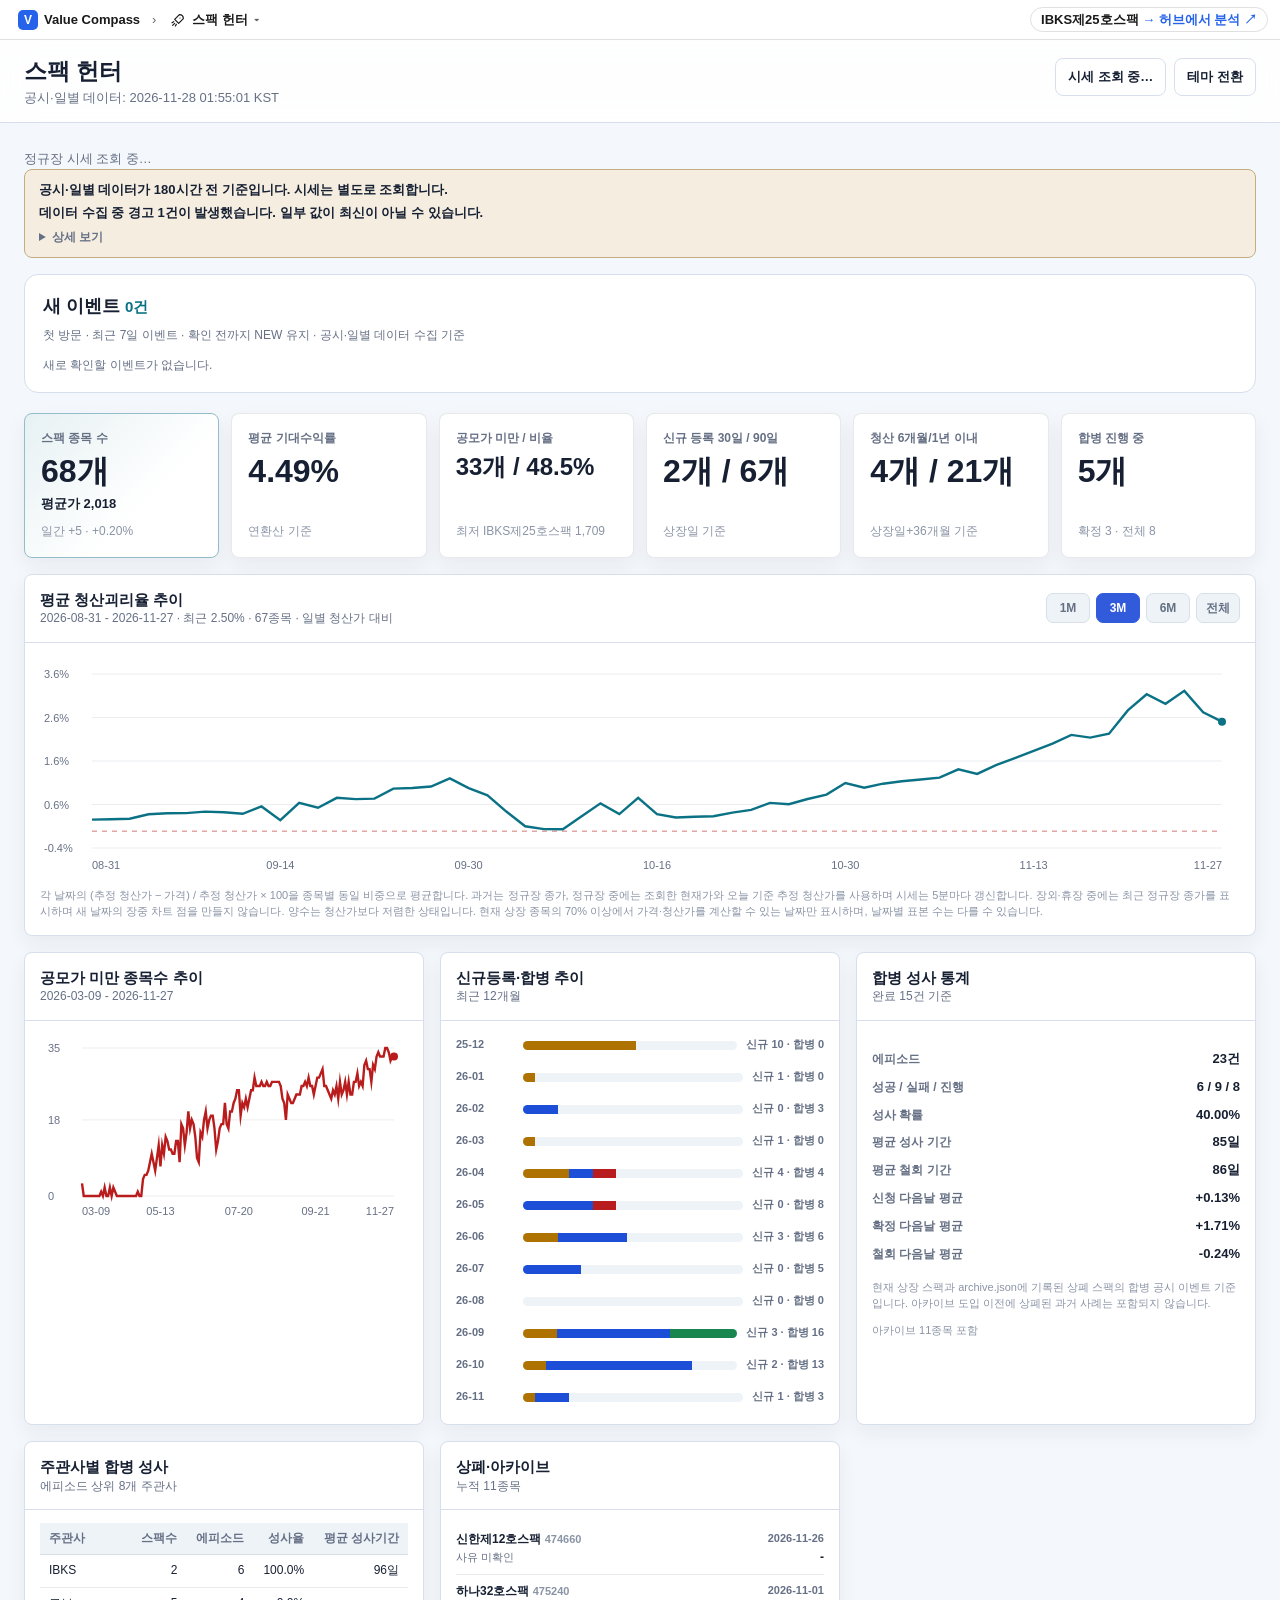
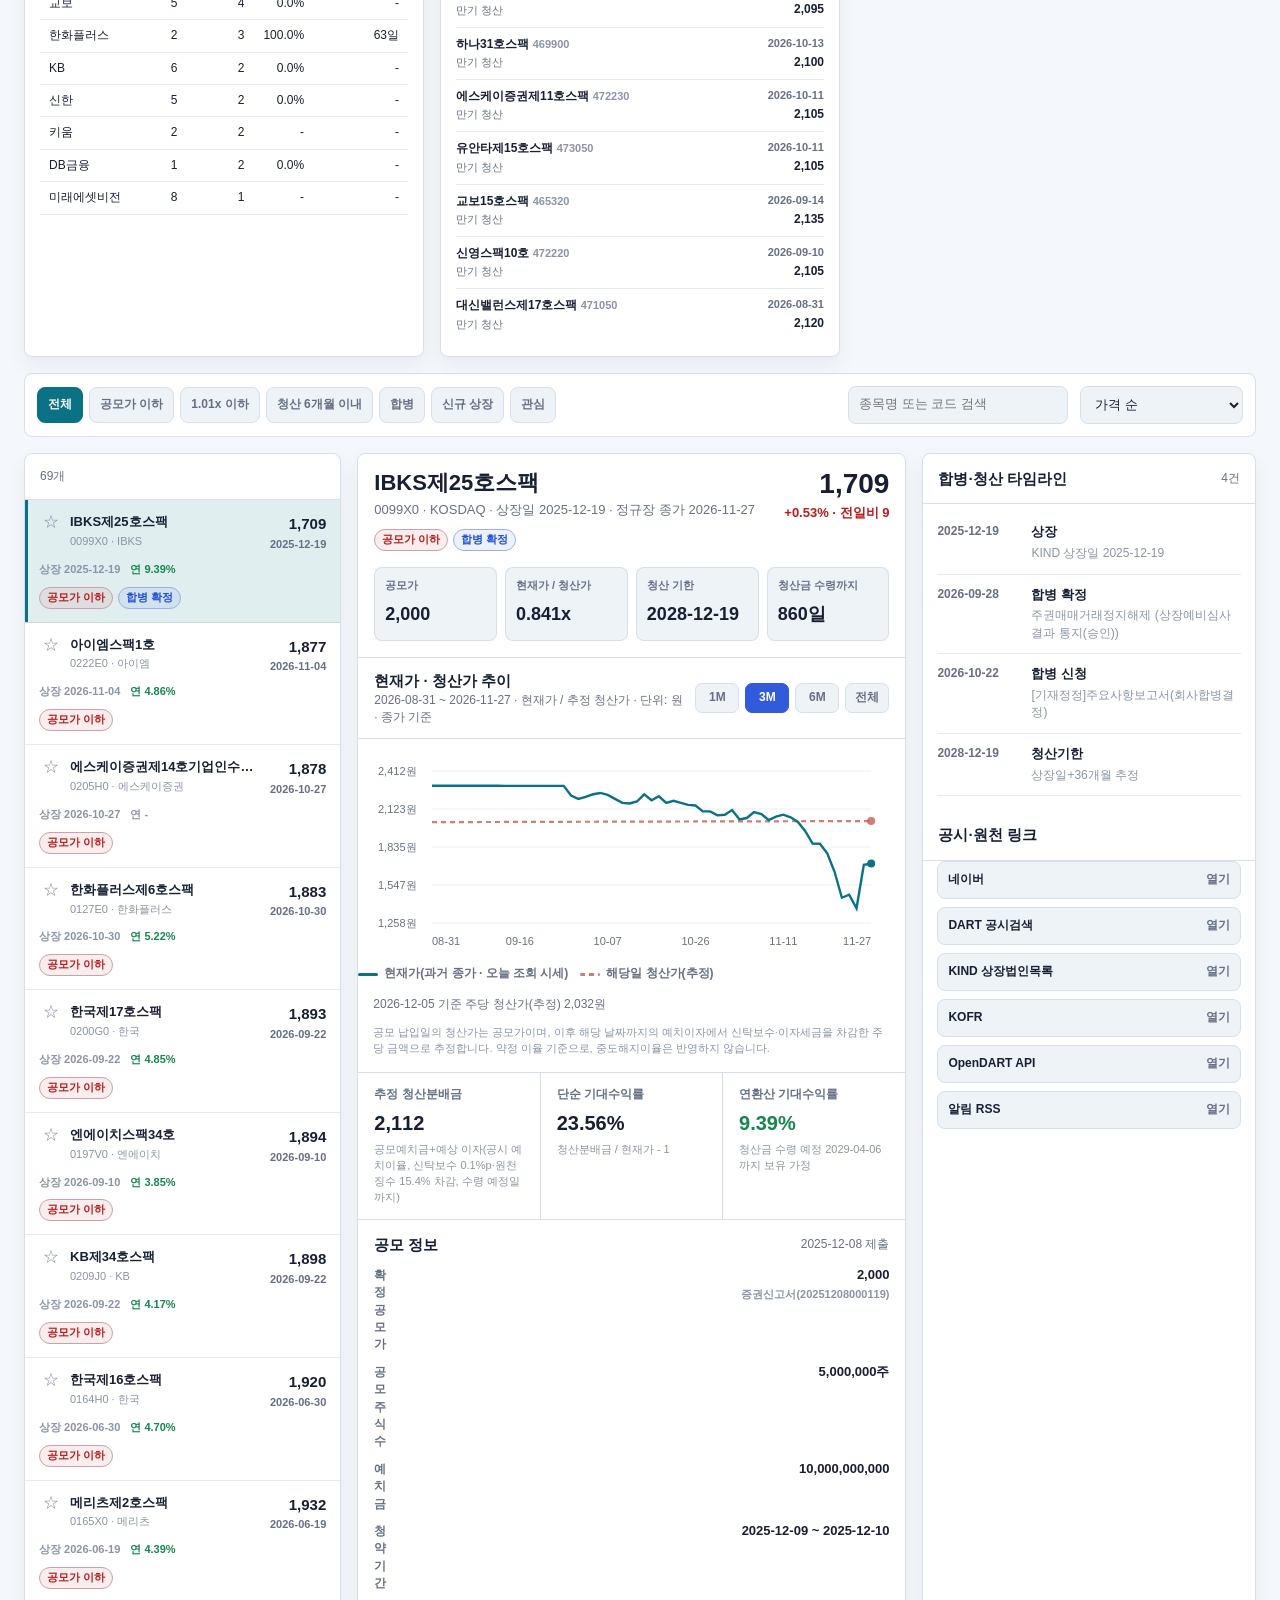
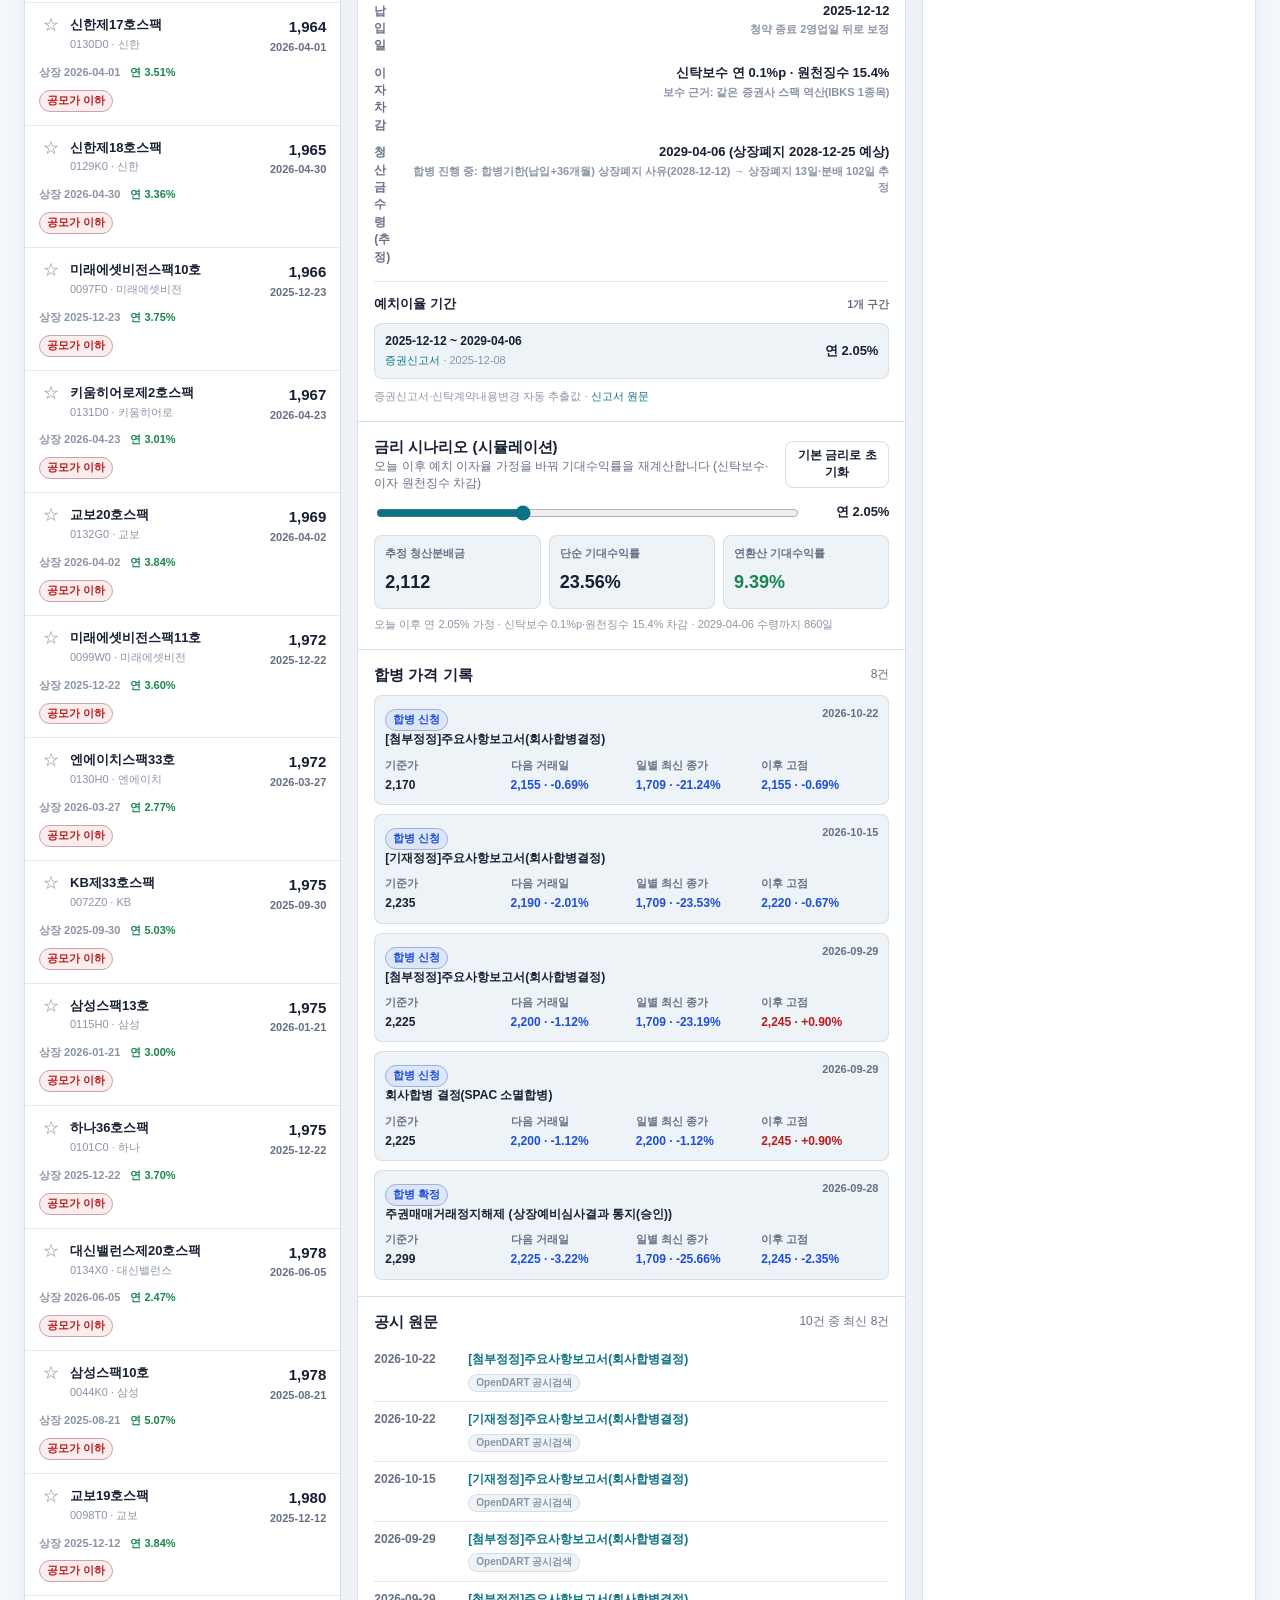
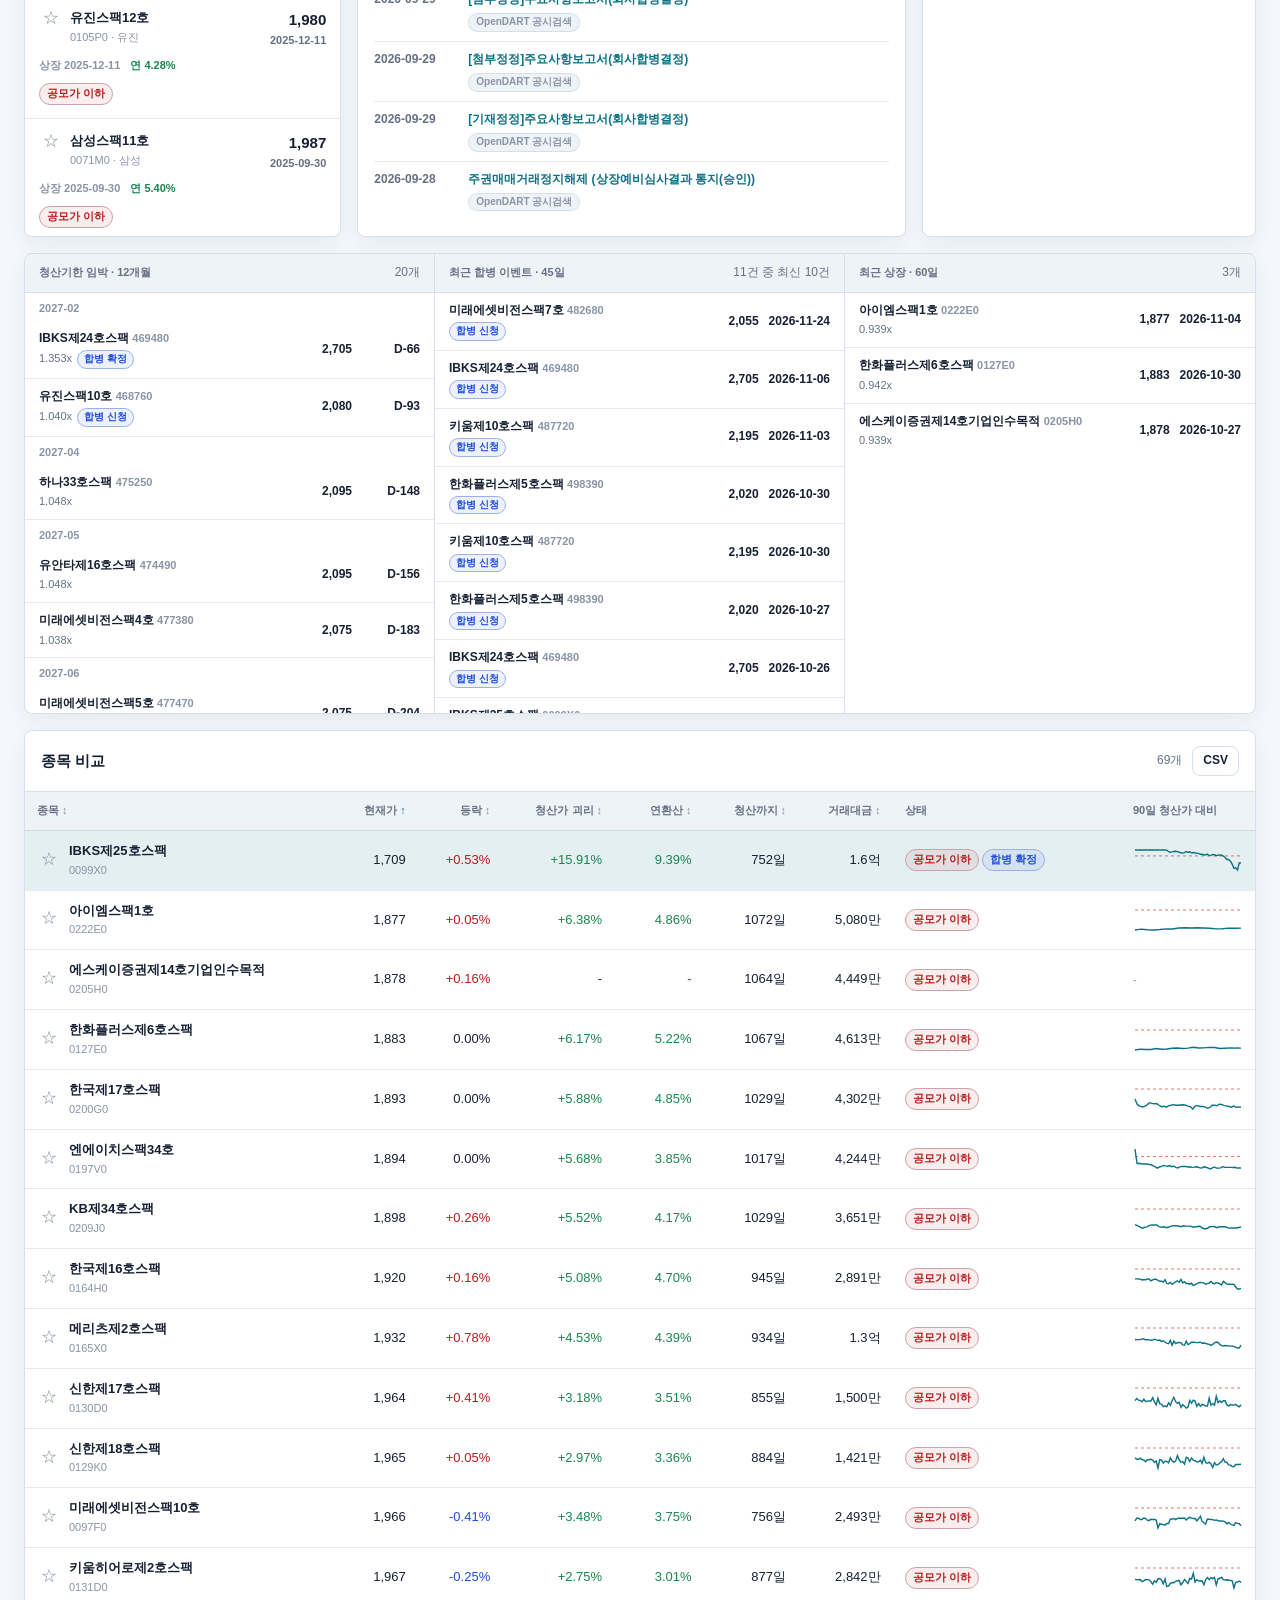
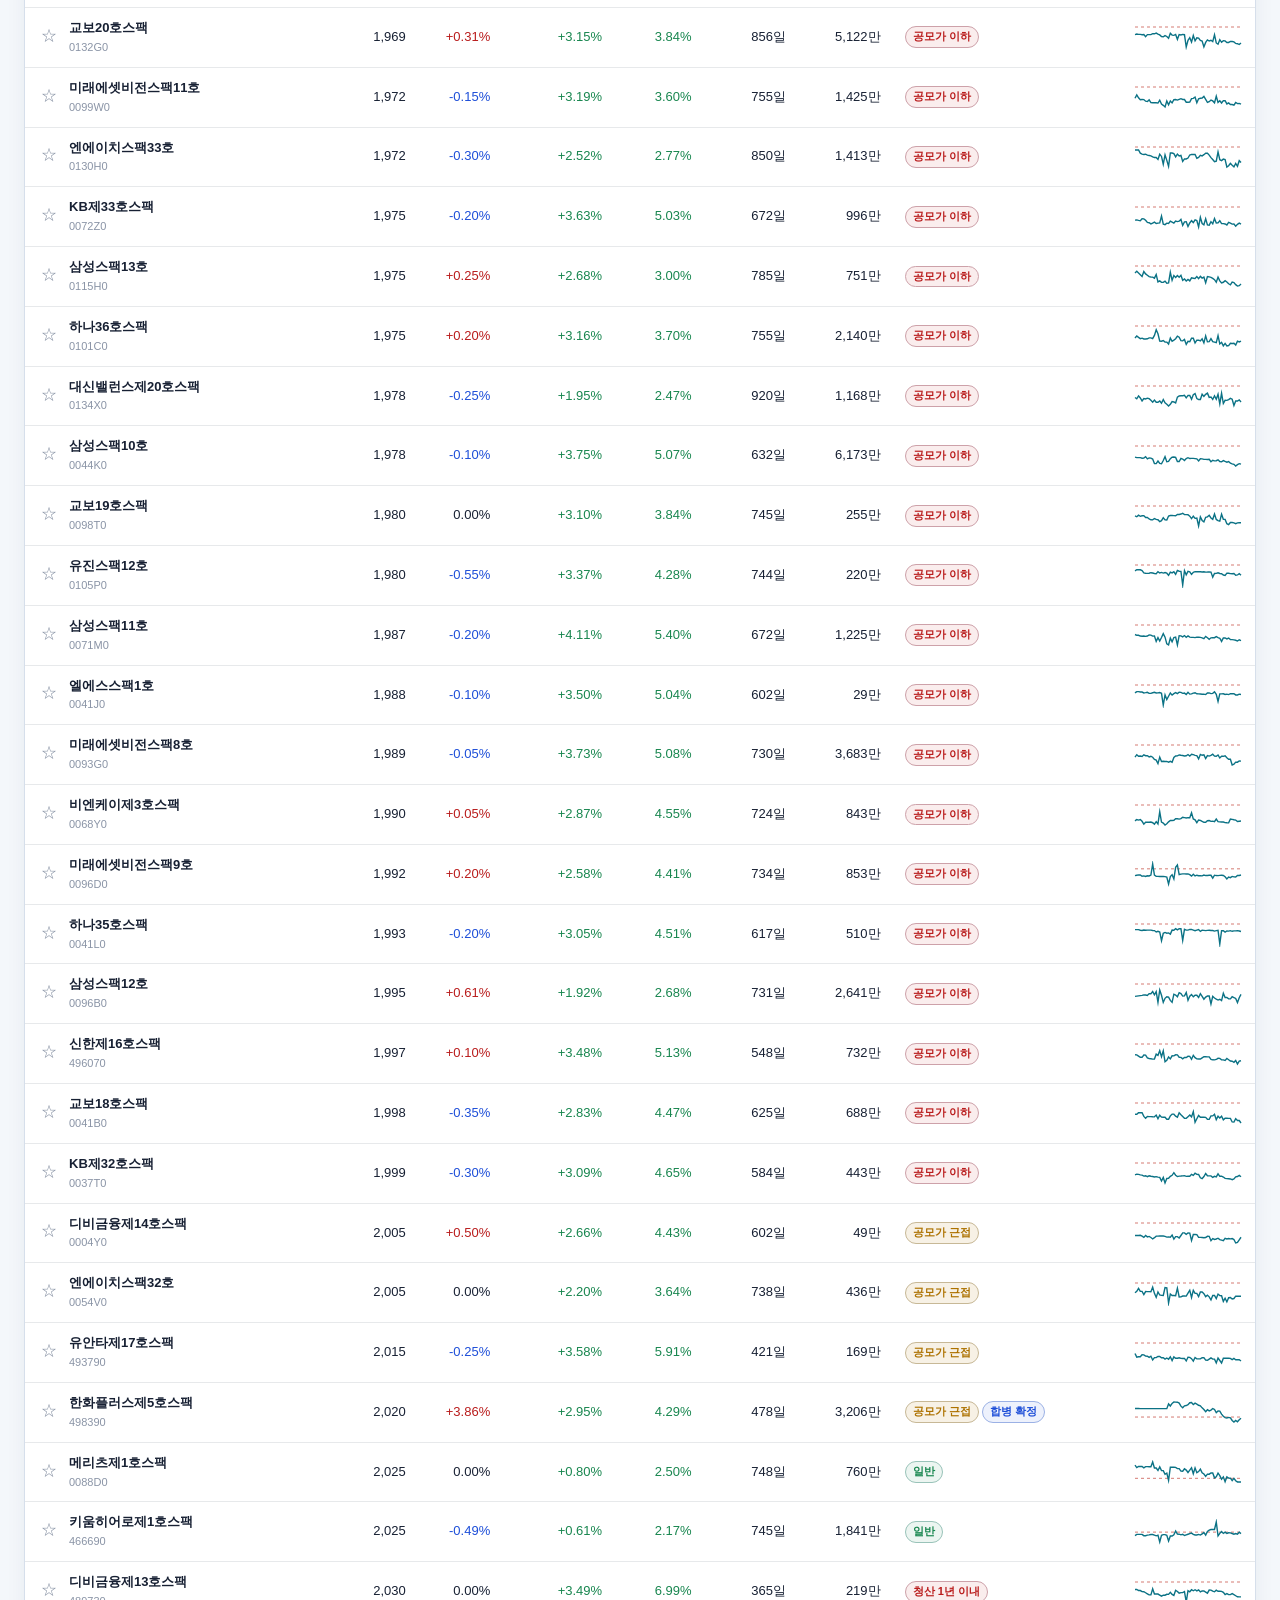
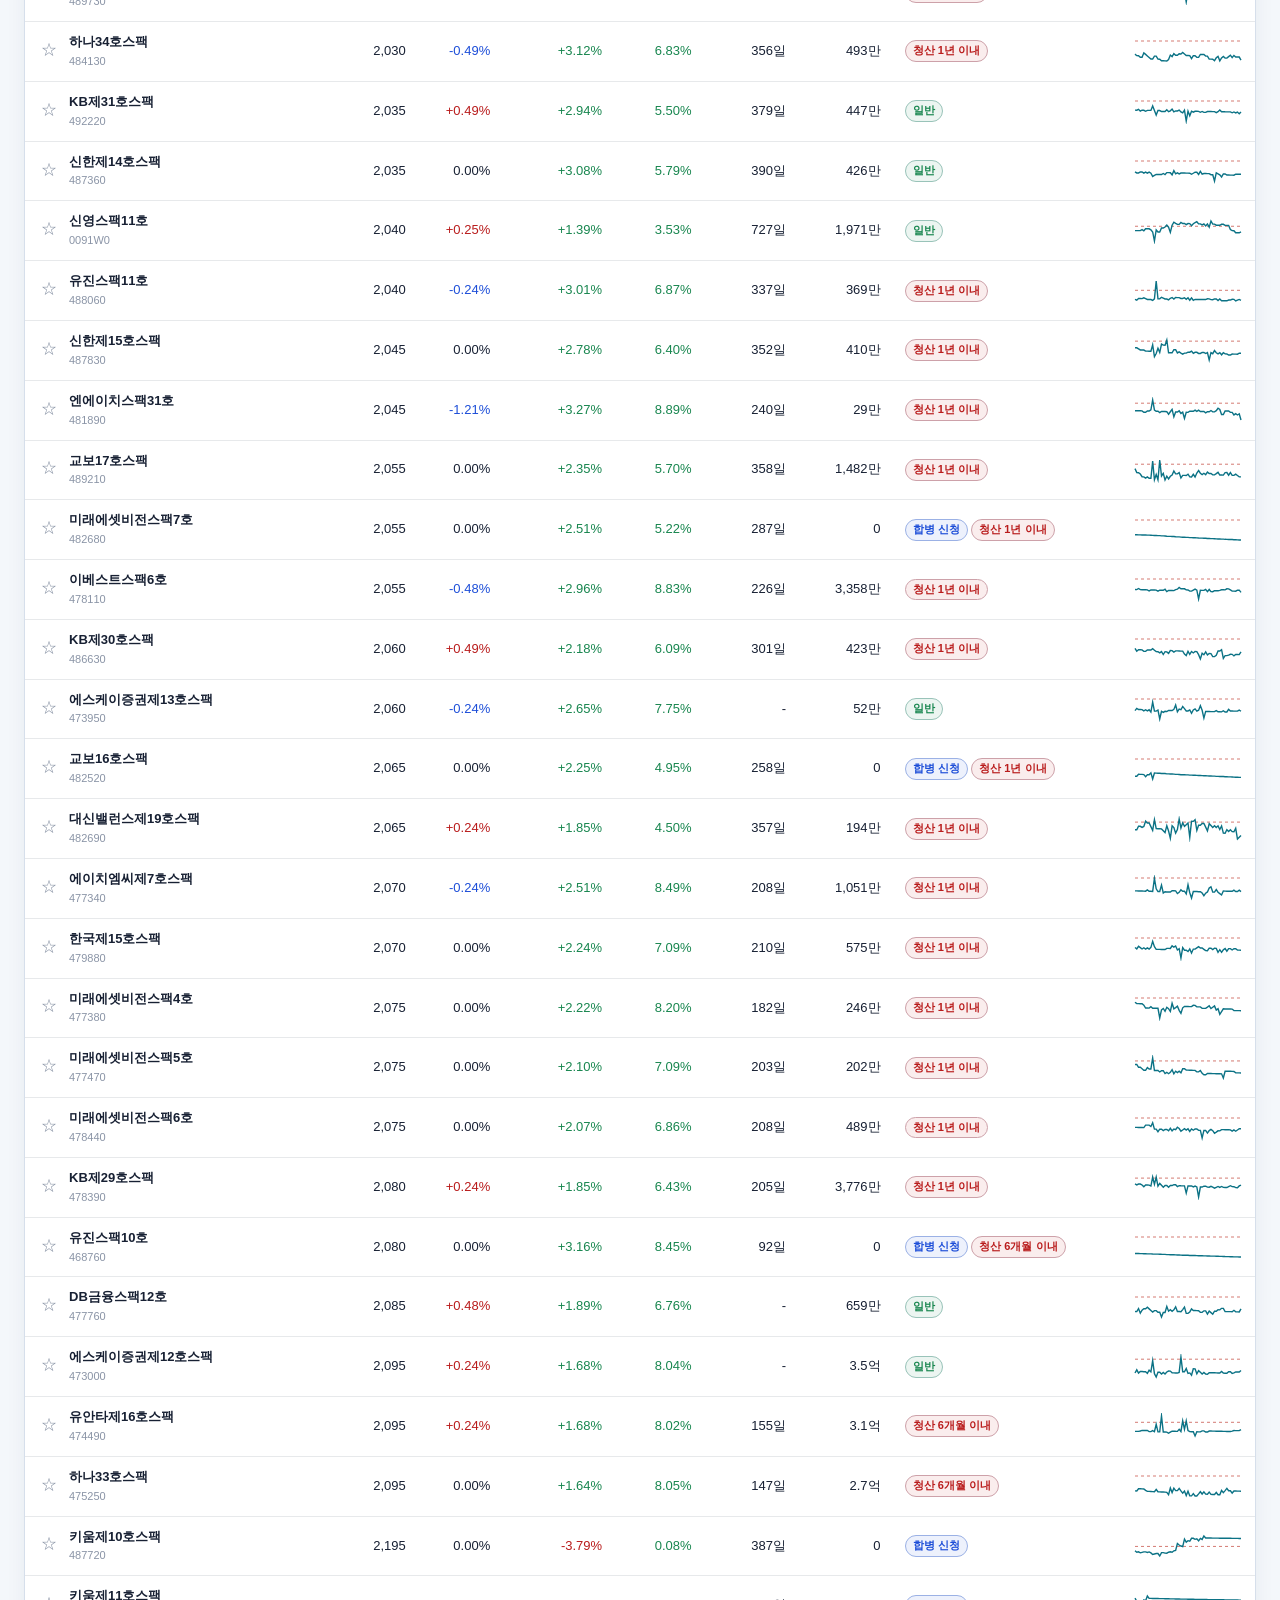
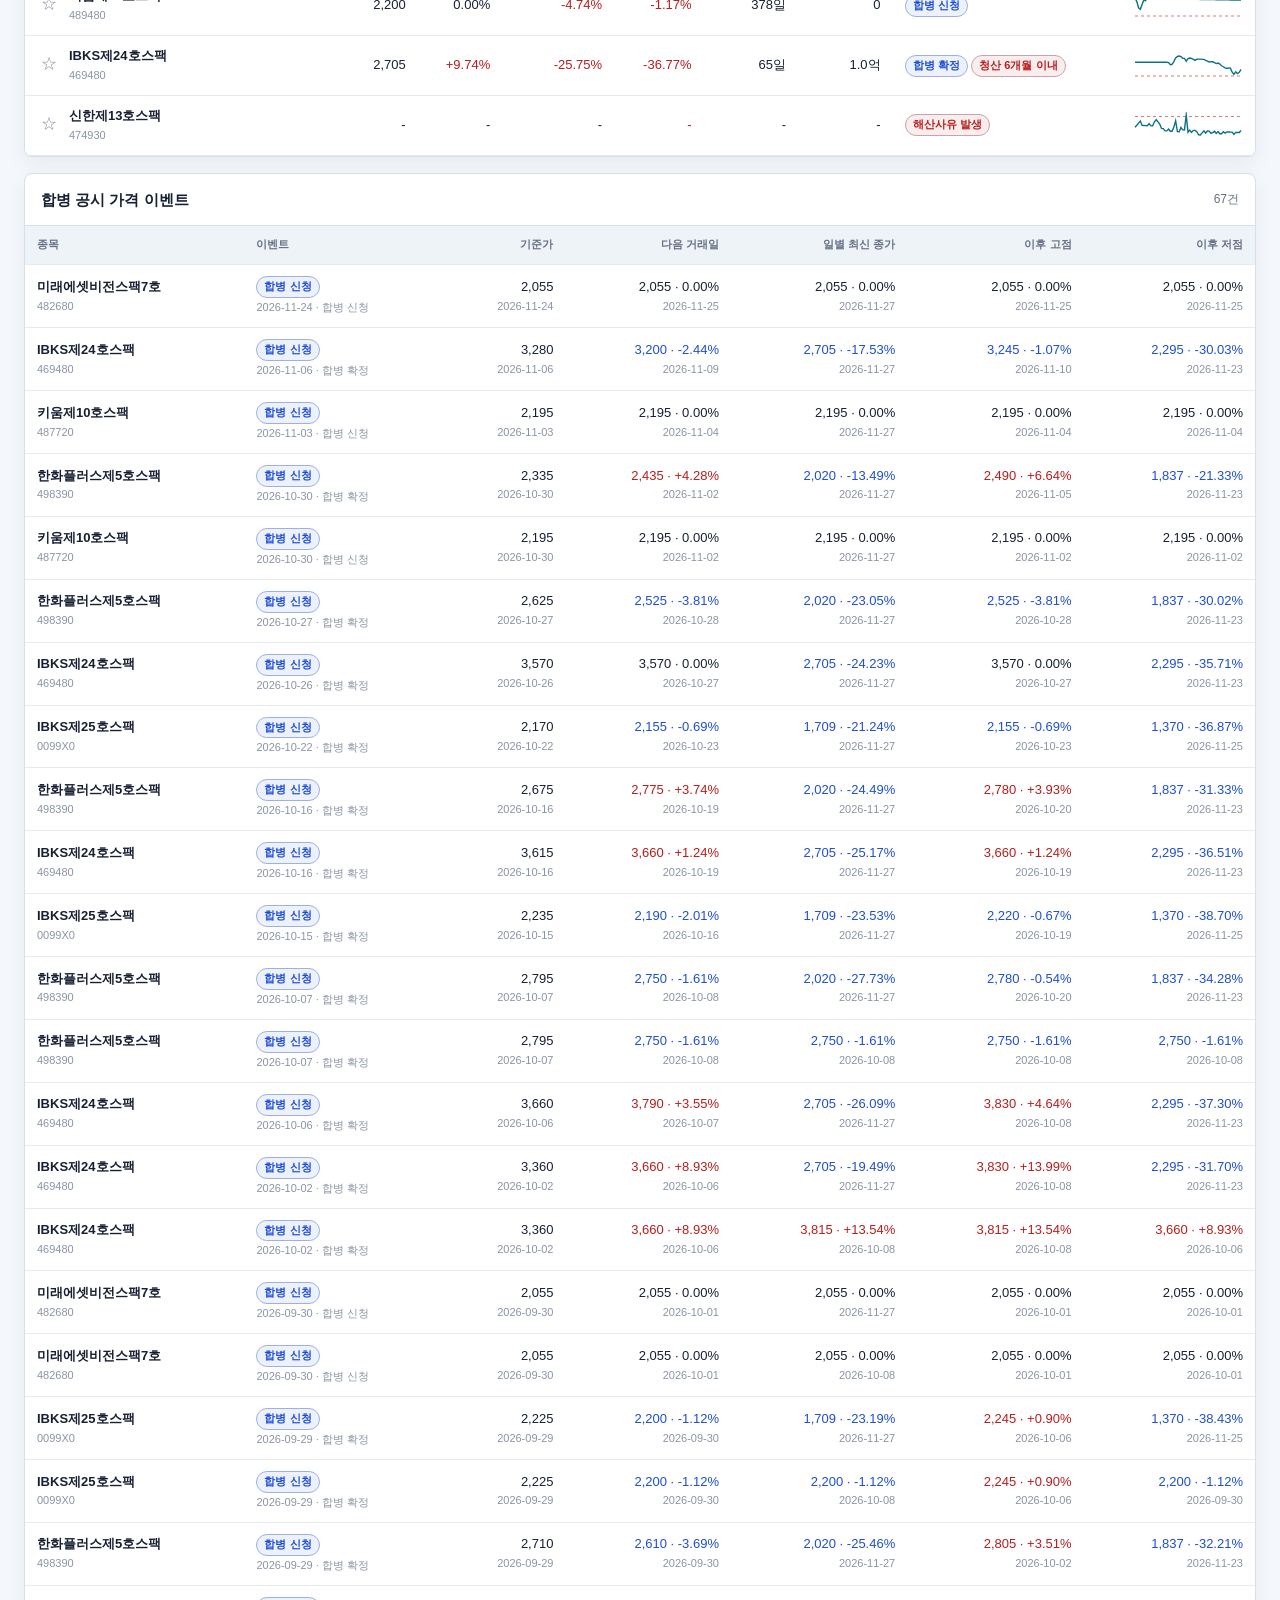
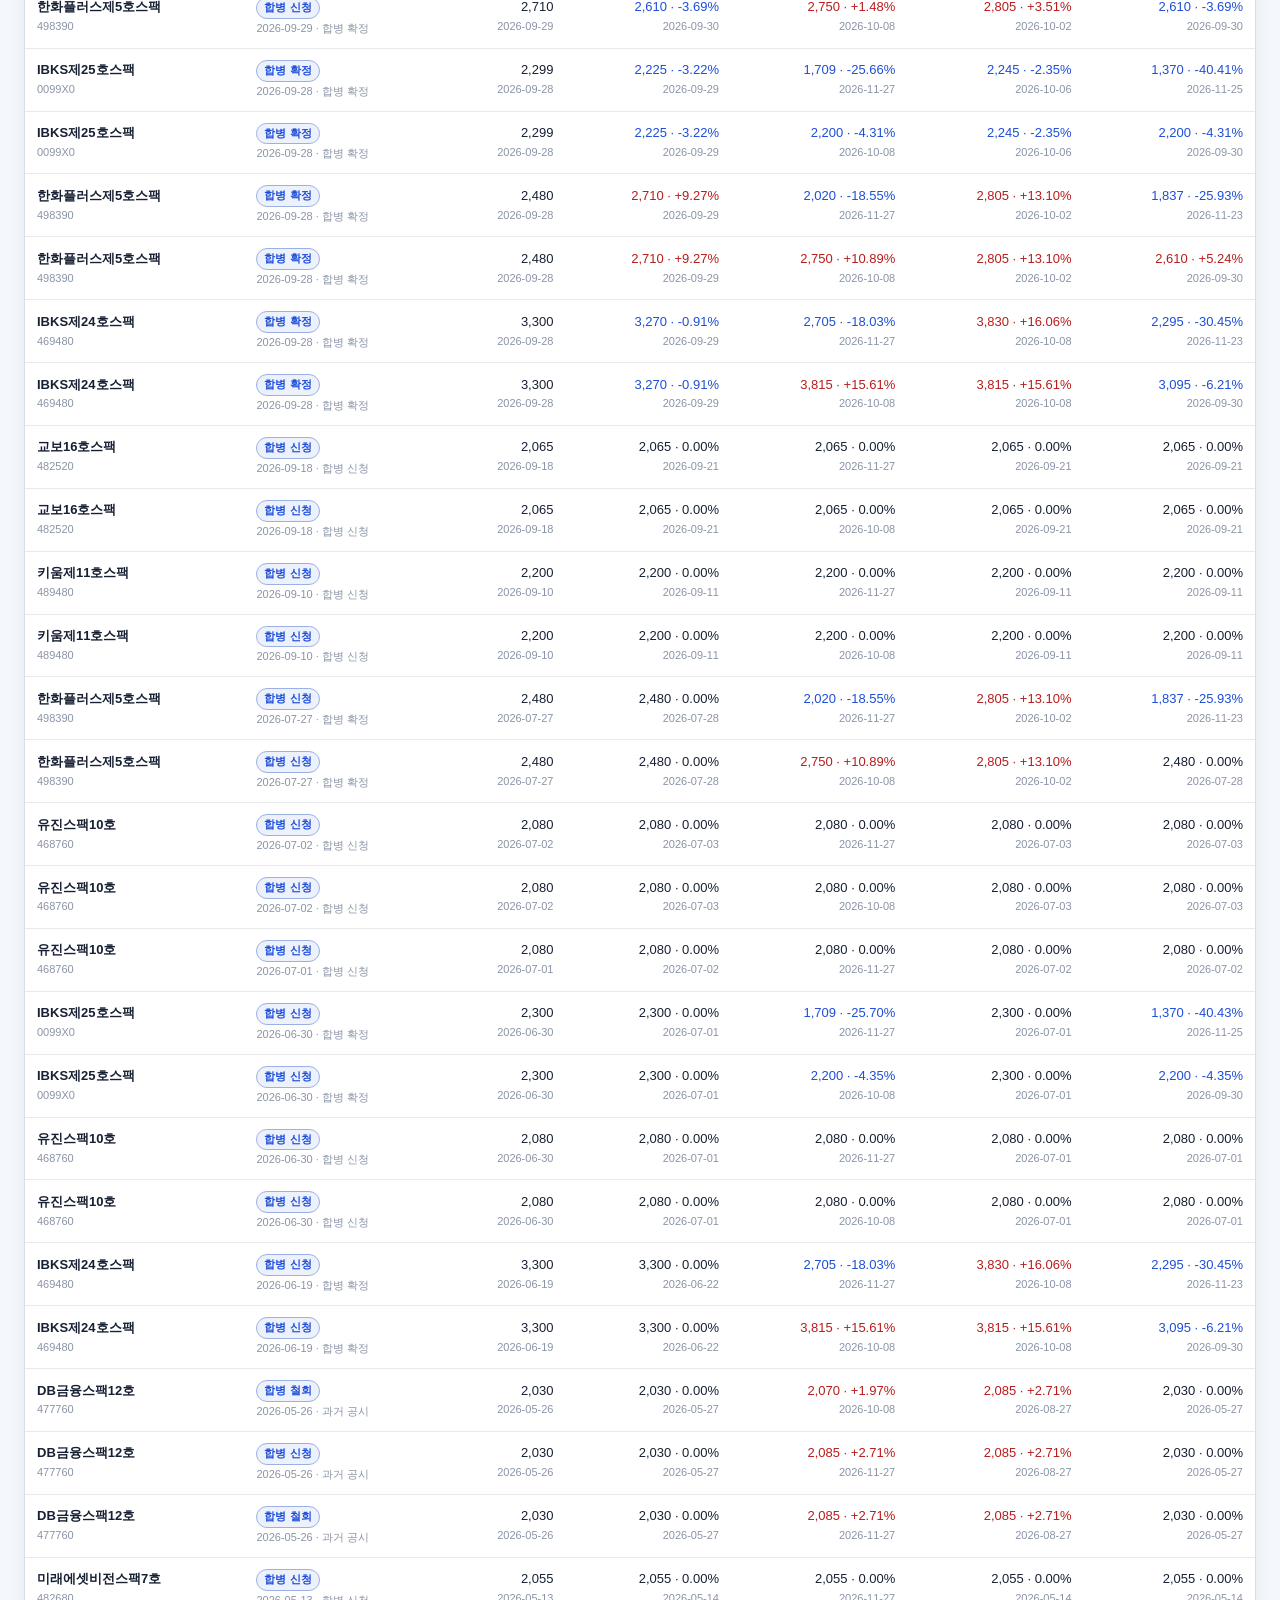
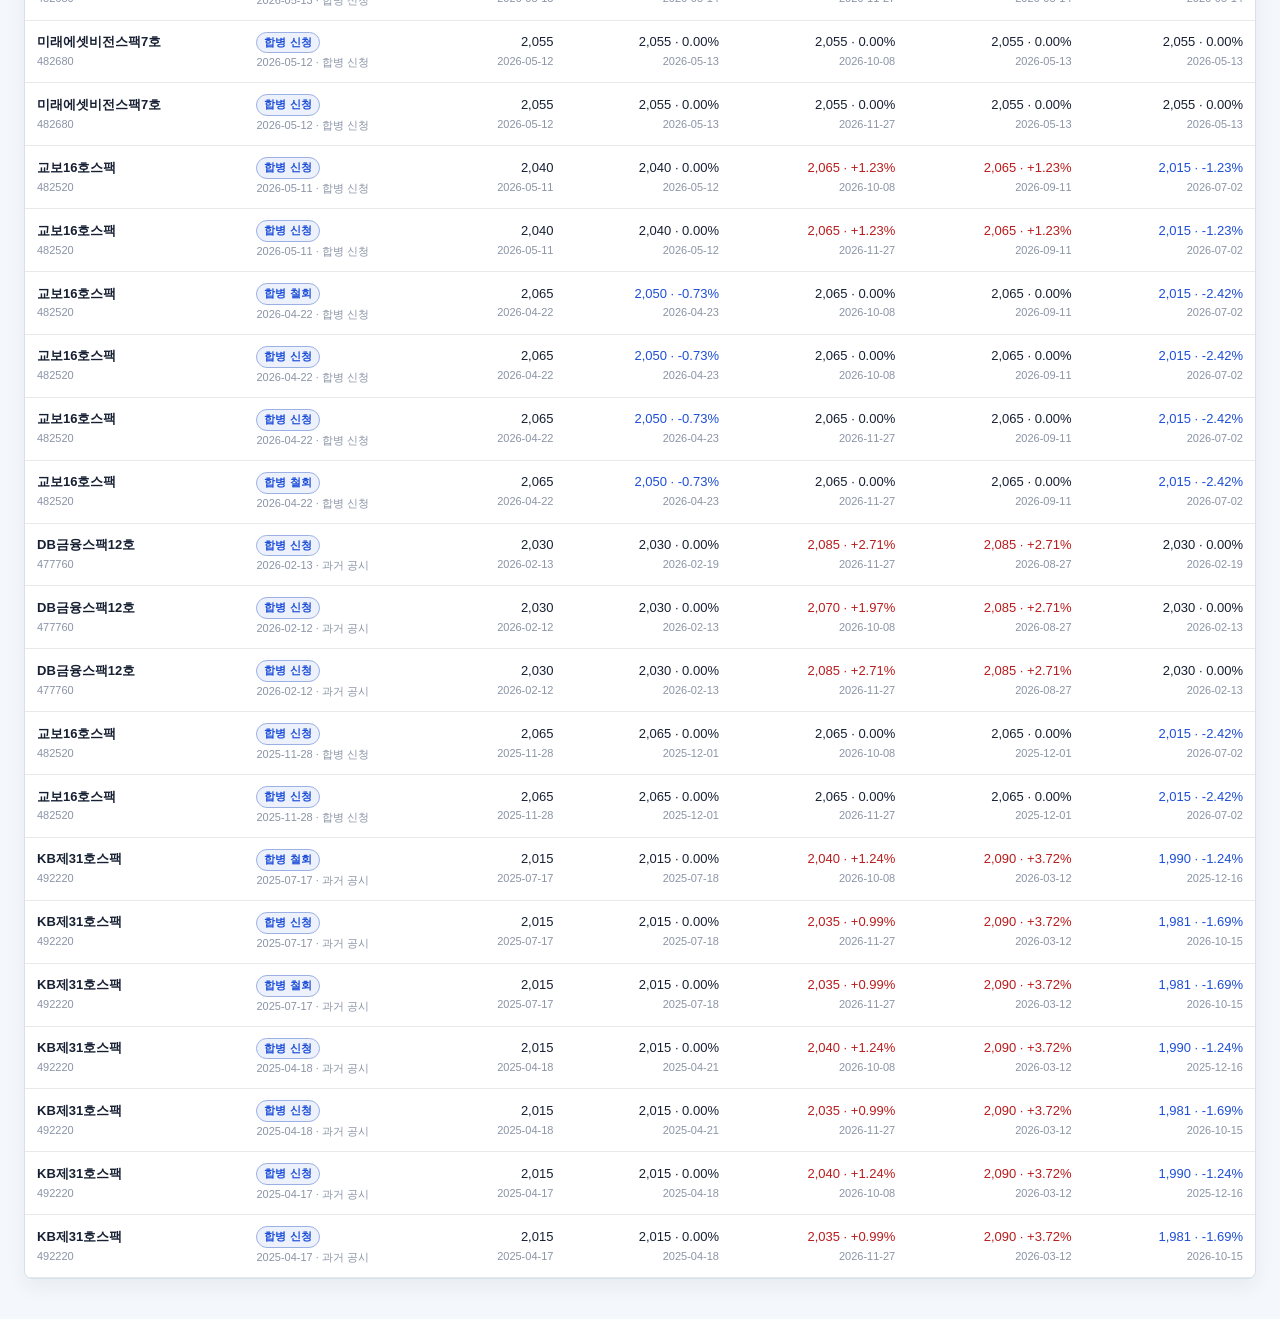
<file: index.html>
<!DOCTYPE html>
<html lang="ko" data-theme="light">
<head>
<meta charset="UTF-8">
<meta name="viewport" content="width=device-width, initial-scale=1.0">
<title>스팩 헌터</title>
<meta name="description" content="국내 스팩(SPAC) 전 종목의 현재가·청산가 괴리·연환산 기대수익률·청산 일정과 합병 공시 이벤트를 한눈에 보는 대시보드.">
<meta property="og:title" content="스팩 헌터">
<meta property="og:description" content="국내 스팩(SPAC) 전 종목의 현재가·청산가 괴리·연환산 기대수익률·청산 일정과 합병 공시 이벤트를 한눈에 보는 대시보드.">
<meta property="og:type" content="website">
<link rel="icon" type="image/svg+xml" href="icon.svg?v=1">
<!-- vc:theme-boot --><script>
/* vc-theme-boot v1 (value-invest static/ecosystem/vc-theme-boot.js) — pre-paint theme; inlined by sync-ecosystem, do not edit copies. */
(function () {
  var d = document.documentElement, p = null, s = null, t, v, i;
  var legacy = ['bondmate.theme', 'eiayn:theme:v1', 'spac-hunter-theme', 'preferred-theme', 'nps-theme'];
  try { p = new URLSearchParams(location.search); } catch (e) { p = null; }
  try {
    s = localStorage.getItem('theme');
    if (s === null) {
      for (i = 0; i < legacy.length && s === null; i++) {
        v = localStorage.getItem(legacy[i]);
        if (v && v.charAt(0) === '"') { try { v = JSON.parse(v); } catch (e) { v = null; } }
        if (v === 'light' || v === 'dark') { s = v; localStorage.setItem('theme', v); }
      }
    }
  } catch (e) { s = null; }
  t = p && p.get('theme');
  if (t !== 'light' && t !== 'dark') t = s === 'light' || s === 'dark' ? s : null;
  if (!t) t = window.matchMedia && window.matchMedia('(prefers-color-scheme: dark)').matches ? 'dark' : 'light';
  d.setAttribute('data-theme', t);
  v = p && p.get('embed');
  if ((v !== null && v !== undefined && v !== '0' && v !== 'false') || (p && p.get('headless') === '1')) d.setAttribute('data-embed', v || '');
})();
</script><!-- /vc:theme-boot -->
<style>
/* iframe embed mode: hide standalone chrome so the dashboard fits a host frame */
html[data-embed] .app-header,
html[data-embed] footer { display: none !important; }
html[data-embed] .container { padding-top: 14px !important; }
</style>
<link rel="stylesheet" href="./assets/vc-tokens.css?v=1.1.0">
<link rel="stylesheet" href="assets/style.css?v=20260930-vc">
<script defer src="./assets/vc-shell.js?v=1.1.0"></script>
<script defer src="./assets/analytics.js" data-project="spac-hunter"></script>
<script defer src="https://ducklove.duckdns.org:3691/js/portfolio-held-badges.js?v=20260930-vc"></script>
</head>
<body>
<vc-shell tool="spac-hunter"><a class="hub-link" href="https://ducklove.duckdns.org:3691" rel="noopener">Value Compass ↗</a></vc-shell>
<header class="app-header">
  <div class="header-inner">
    <div class="brand-block">
      <h1>스팩 헌터</h1>
      <div class="updated" id="updated">데이터를 불러오는 중입니다</div>
    </div>
    <div class="header-actions">
      <button type="button" class="button" id="refreshViewBtn">시세 새로고침</button>
      <button type="button" class="button" id="themeBtn" aria-label="테마 전환">테마 전환</button>
    </div>
  </div>
</header>

<main class="container">
  <div class="updated" id="livePriceStatus" role="status" aria-live="polite">시세 조회 대기 · 5분 자동 갱신</div>
  <section class="alert-banner" id="freshnessBanner" role="status" hidden></section>

  <section class="event-news-panel" id="eventNewsPanel" aria-labelledby="eventNewsTitle">
    <div class="event-news-header">
      <h2 id="eventNewsTitle" tabindex="-1">새 이벤트 <span id="eventNewsCount" aria-live="polite">0건</span></h2>
      <button type="button" class="button small" id="readAllNewsBtn" hidden>모두 확인</button>
    </div>
    <p class="event-news-hint" id="eventNewsHint">지난 방문 이후의 소식을 확인하고 있습니다.</p>
    <ul class="event-news-list" id="eventNewsList"><li class="event-news-empty">이벤트를 불러오는 중입니다.</li></ul>
  </section>

  <section class="snapshot" id="snapshot">
    <!-- 데이터(data.json) 도착 전 첫 페인트용 스켈레톤 — renderSnapshot()이 통째로 교체한다. -->
    <article class="metric-card skeleton" aria-hidden="true">
      <div><div class="skeleton-line w40"></div><div class="skeleton-line tall w70"></div></div>
      <div class="skeleton-line w55"></div>
    </article>
    <article class="metric-card skeleton" aria-hidden="true">
      <div><div class="skeleton-line w40"></div><div class="skeleton-line tall w70"></div></div>
      <div class="skeleton-line w55"></div>
    </article>
    <article class="metric-card skeleton" aria-hidden="true">
      <div><div class="skeleton-line w40"></div><div class="skeleton-line tall w70"></div></div>
      <div class="skeleton-line w55"></div>
    </article>
    <article class="metric-card skeleton" aria-hidden="true">
      <div><div class="skeleton-line w40"></div><div class="skeleton-line tall w70"></div></div>
      <div class="skeleton-line w55"></div>
    </article>
    <article class="metric-card skeleton" aria-hidden="true">
      <div><div class="skeleton-line w40"></div><div class="skeleton-line tall w70"></div></div>
      <div class="skeleton-line w55"></div>
    </article>
    <article class="metric-card skeleton" aria-hidden="true">
      <div><div class="skeleton-line w40"></div><div class="skeleton-line tall w70"></div></div>
      <div class="skeleton-line w55"></div>
    </article>
  </section>

  <section class="market-stats" aria-label="스팩 시장 통계">
    <article class="stats-panel return-trend-panel">
      <div class="panel-header">
        <div>
          <h2 class="panel-title">평균 청산괴리율 추이</h2>
          <div class="panel-sub" id="returnTrendHint" aria-live="polite"></div>
        </div>
        <div class="periods" id="returnTrendPeriods" role="group" aria-label="평균 청산괴리율 조회 기간">
          <button type="button" class="period-btn" data-days="30" aria-pressed="false">1M</button>
          <button type="button" class="period-btn active" data-days="90" aria-pressed="true">3M</button>
          <button type="button" class="period-btn" data-days="180" aria-pressed="false">6M</button>
          <button type="button" class="period-btn" data-days="0" aria-pressed="false">전체</button>
        </div>
      </div>
      <div class="stats-panel-body">
        <div class="stats-chart">
          <canvas id="returnTrendChart" role="img" aria-label="평균 청산괴리율 추이 차트" aria-describedby="returnTrendHint returnTrendNote"></canvas>
        </div>
        <div class="stats-note" id="returnTrendNote">각 날짜의 (추정 청산가 − 가격) / 추정 청산가 × 100을 종목별 동일 비중으로 평균합니다. 과거는 정규장 종가, 정규장 중에는 조회한 현재가와 오늘 기준 추정 청산가를 사용하며 시세는 5분마다 갱신합니다. 장외·휴장 중에는 최근 정규장 종가를 표시하며 새 날짜의 장중 차트 점을 만들지 않습니다. 양수는 청산가보다 저렴한 상태입니다. 현재 상장 종목의 70% 이상에서 가격·청산가를 계산할 수 있는 날짜만 표시하며, 날짜별 표본 수는 다를 수 있습니다.</div>
      </div>
    </article>
    <div class="stats-panels" id="statsPanels">
      <article class="stats-panel">
        <div class="panel-header">
          <div>
            <h2 class="panel-title">공모가 미만 종목수 추이</h2>
            <div class="panel-sub" id="belowTrendHint"></div>
          </div>
        </div>
        <div class="stats-panel-body">
          <div class="stats-chart">
            <canvas id="belowTrendChart" role="img" aria-label="공모가 미만 종목수 추이 차트"></canvas>
          </div>
        </div>
      </article>
      <article class="stats-panel">
        <div class="panel-header">
          <div>
            <h2 class="panel-title">신규등록·합병 추이</h2>
            <div class="panel-sub" id="trendMixHint"></div>
          </div>
        </div>
        <div class="stats-panel-body">
          <div class="bar-list" id="trendMixBars"></div>
        </div>
      </article>
      <article class="stats-panel">
        <div class="panel-header">
          <div>
            <h2 class="panel-title">합병 성사 통계</h2>
            <div class="panel-sub" id="funnelHint"></div>
          </div>
        </div>
        <div class="stats-panel-body">
          <dl class="stats-kv" id="funnelStats"></dl>
          <div class="stats-note" id="statsNote"></div>
          <div class="stats-note" id="funnelArchiveNote" hidden></div>
        </div>
      </article>
    </div>
  </section>

  <section class="toolbar" aria-label="스팩 필터">
    <div class="segments" id="filterSegments"></div>
    <input type="search" class="control search-control" id="searchInput" placeholder="종목명 또는 코드 검색" aria-label="스팩 종목 검색">
    <select class="control" id="sortSelect" aria-label="정렬">
      <option value="price">가격 순</option>
      <option value="listing">상장일자 순</option>
      <option value="yield">연환산 기대수익률순</option>
    </select>
  </section>

  <section class="dashboard-grid">
    <aside class="panel">
      <div class="panel-header">
        <div class="panel-sub" id="listCount" aria-live="polite"></div>
      </div>
      <div class="spac-list" id="spacList"><div class="empty">데이터를 불러오는 중입니다</div></div>
    </aside>

    <section class="panel detail-panel">
      <div class="selected-summary">
        <div>
          <h2 class="selected-name" id="selectedName" tabindex="-1">-</h2>
          <div class="selected-meta" id="selectedMeta">-</div>
          <div class="badge-row" id="selectedBadges"></div>
        </div>
        <div>
          <div class="selected-price" id="selectedPrice">-</div>
          <div class="selected-change" id="selectedChange">-</div>
        </div>
      </div>

      <div class="stat-grid" id="statGrid"></div>

      <div class="chart-toolbar">
        <div>
          <h2 class="panel-title">현재가 · 청산가 추이</h2>
          <div class="panel-sub" id="priceChartRange">현재가(일별 종가)와 해당 날짜의 추정 청산가를 원 단위로 비교합니다</div>
        </div>
        <div class="periods" id="periodButtons">
          <button type="button" class="period-btn" data-days="30" aria-pressed="false">1M</button>
          <button type="button" class="period-btn active" data-days="90" aria-pressed="true">3M</button>
          <button type="button" class="period-btn" data-days="180" aria-pressed="false">6M</button>
          <button type="button" class="period-btn" data-days="0" aria-pressed="false" title="상장일부터 전체 거래 이력">전체</button>
        </div>
      </div>
      <div class="chart-wrap">
        <canvas id="ratioChart" role="img" aria-label="현재가와 해당 날짜의 추정 청산가 가격 추이 차트" aria-describedby="liquidationRatioNote"></canvas>
      </div>
      <div class="legend">
        <span class="legend-item"><span class="legend-line"></span>현재가(과거 종가 · 오늘 조회 시세)</span>
        <span class="legend-item"><span class="legend-line ipo"></span>해당일 청산가(추정)</span>
      </div>
      <div class="stats-panel-body" id="liquidationRatioNote">
        <div class="panel-sub" id="liquidationRatioValue"></div>
        <div class="stats-note">공모 납입일의 청산가는 공모가이며, 이후 해당 날짜까지의 예치이자에서 신탁보수·이자세금을 차감한 주당 금액으로 추정합니다. 약정 이율 기준으로, 중도해지이율은 반영하지 않습니다.</div>
      </div>

      <div class="analysis-strip" id="analysisStrip"></div>

      <div class="sim-block">
        <div class="sim-head">
          <div>
            <h2 class="panel-title">금리 시나리오 (시뮬레이션)</h2>
            <div class="panel-sub">오늘 이후 예치 이자율 가정을 바꿔 기대수익률을 재계산합니다 (신탁보수·이자 원천징수 차감)</div>
          </div>
          <button type="button" class="button small" id="simResetBtn">기본 금리로 초기화</button>
        </div>
        <div class="sim-controls">
          <input type="range" id="simRateInput" min="0" max="6" step="0.01" value="2.5" aria-label="시나리오 연 금리(%)">
          <span class="sim-rate" id="simRateValue">연 2.50%</span>
        </div>
        <div class="sim-results" id="simResults"></div>
        <div class="sim-note" id="simNote"></div>
      </div>

      <div class="record-block">
        <div class="record-head">
          <h2 class="panel-title">합병 가격 기록</h2>
          <div class="panel-sub" id="mergerRecordHint"></div>
        </div>
        <div class="record-list" id="mergerRecordList"></div>
      </div>

      <div class="record-block disclosure-block" id="disclosureBlock" hidden>
        <div class="record-head">
          <h2 class="panel-title">공시 원문</h2>
          <div class="panel-sub" id="disclosureHint"></div>
        </div>
        <div class="disclosure-list" id="disclosureList"></div>
      </div>
    </section>

    <aside class="panel">
      <div class="panel-header">
        <h2 class="panel-title">합병·청산 타임라인</h2>
        <div class="panel-sub" id="timelineHint"></div>
      </div>
      <div class="timeline-list" id="timelineList"></div>
      <div class="panel-header">
        <h2 class="panel-title">공시·원천 링크</h2>
      </div>
      <div class="link-list" id="sourceLinks"></div>
    </aside>
  </section>

  <section class="table-section schedule-section" aria-label="청산·합병·상장 일정">
    <div class="schedule-grid" id="scheduleGrid">
      <div class="schedule-col">
        <div class="schedule-col-head">
          <h3 class="schedule-col-title">청산기한 임박 · 12개월</h3>
          <div class="panel-sub" id="scheduleDueCount"></div>
        </div>
        <div class="schedule-list" id="scheduleDueList"></div>
      </div>
      <div class="schedule-col">
        <div class="schedule-col-head">
          <h3 class="schedule-col-title">최근 합병 이벤트 · 45일</h3>
          <div class="panel-sub" id="scheduleMergerCount"></div>
        </div>
        <div class="schedule-list" id="scheduleMergerList"></div>
      </div>
      <div class="schedule-col">
        <div class="schedule-col-head">
          <h3 class="schedule-col-title">최근 상장 · 60일</h3>
          <div class="panel-sub" id="scheduleListingCount"></div>
        </div>
        <div class="schedule-list" id="scheduleListingList"></div>
      </div>
    </div>
  </section>

  <section class="table-section">
    <div class="table-head">
      <h2 class="panel-title">종목 비교</h2>
      <div class="table-head-actions">
        <div class="panel-sub" id="tableCount"></div>
        <button type="button" class="button small" id="csvBtn" title="현재 필터·정렬 상태 그대로 CSV 다운로드">CSV</button>
      </div>
    </div>
    <div class="table-wrap">
      <table>
        <thead>
          <tr>
            <th class="sortable" data-key="name" tabindex="0" aria-sort="none">종목</th>
            <th class="numeric sortable" data-key="currentPrice" tabindex="0" aria-sort="none">현재가</th>
            <th class="numeric sortable" data-key="changePct" tabindex="0" aria-sort="none" title="전일 종가 대비 등락률">등락</th>
            <th class="numeric sortable" data-key="liquidationDiscountPct" tabindex="0" aria-sort="none" title="(현재 시점의 추정 청산가 - 현재가) / 추정 청산가 × 100. 양수일수록 청산가보다 저렴합니다.">청산가 괴리</th>
            <th class="numeric sortable" data-key="annualizedReturn" tabindex="0" aria-sort="none">연환산</th>
            <th class="numeric sortable" data-key="daysToLiquidation" tabindex="0" aria-sort="none">청산까지</th>
            <th class="numeric sortable" data-key="tradingValue" tabindex="0" aria-sort="none">거래대금</th>
            <th>상태</th>
            <th title="종가 / 해당 날짜의 추정 청산가">90일 청산가 대비</th>
          </tr>
        </thead>
        <tbody id="tableBody"></tbody>
      </table>
    </div>
  </section>

  <section class="table-section">
    <div class="table-head">
      <h2 class="panel-title">합병 공시 가격 이벤트</h2>
      <div class="panel-sub" id="mergerCaseCount"></div>
    </div>
    <div class="table-wrap">
      <table>
        <thead>
          <tr>
            <th>종목</th>
            <th>이벤트</th>
            <th class="numeric">기준가</th>
            <th class="numeric">다음 거래일</th>
            <th class="numeric">일별 최신 종가</th>
            <th class="numeric">이후 고점</th>
            <th class="numeric">이후 저점</th>
          </tr>
        </thead>
        <tbody id="mergerCaseBody"></tbody>
      </table>
    </div>
  </section>
</main>

<!-- data.js 동기 로드 제거: app.js가 SpacDataLoader로 data.json을 비동기 fetch 한다
     (실패 시 data.js <script> 주입 폴백 — file:// 호환). -->
<script src="assets/format.js?v=20260729-chart-axis"></script>
<script src="assets/chart-tooltip.js?v=20260929-live-charts"></script>
<script src="assets/charts.js?v=20260927-discount-trend"></script>
<script src="assets/valuation.js?v=20261014-krx"></script>
<script src="assets/return-trend.js?v=20260929-live-charts"></script>
<script src="assets/data-loader.js?v=20260729-chart-axis"></script>
<script src="assets/live-prices.js?v=20261014-krx"></script>
<script src="assets/event-news.js?v=20260921-news"></script>
<script src="assets/app.js?v=20261116-table-change"></script>
</body>
</html>
</file>
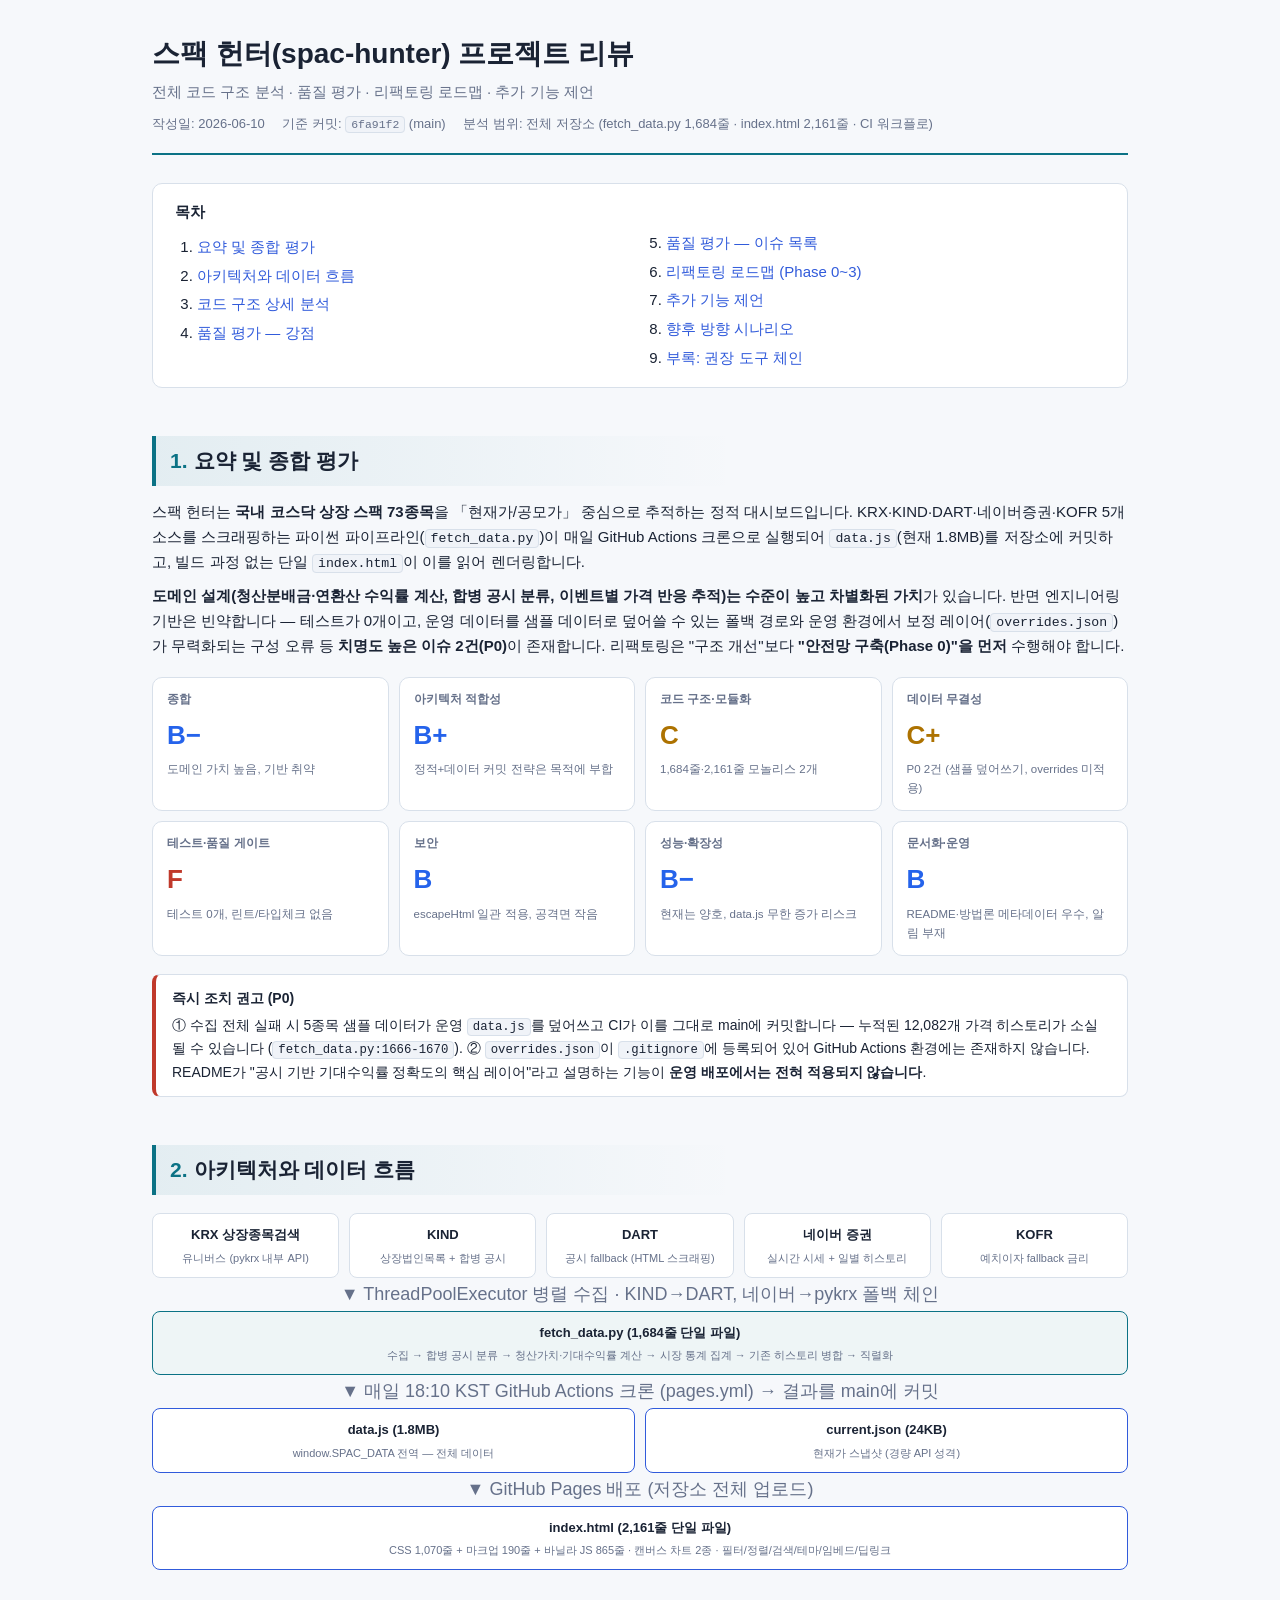
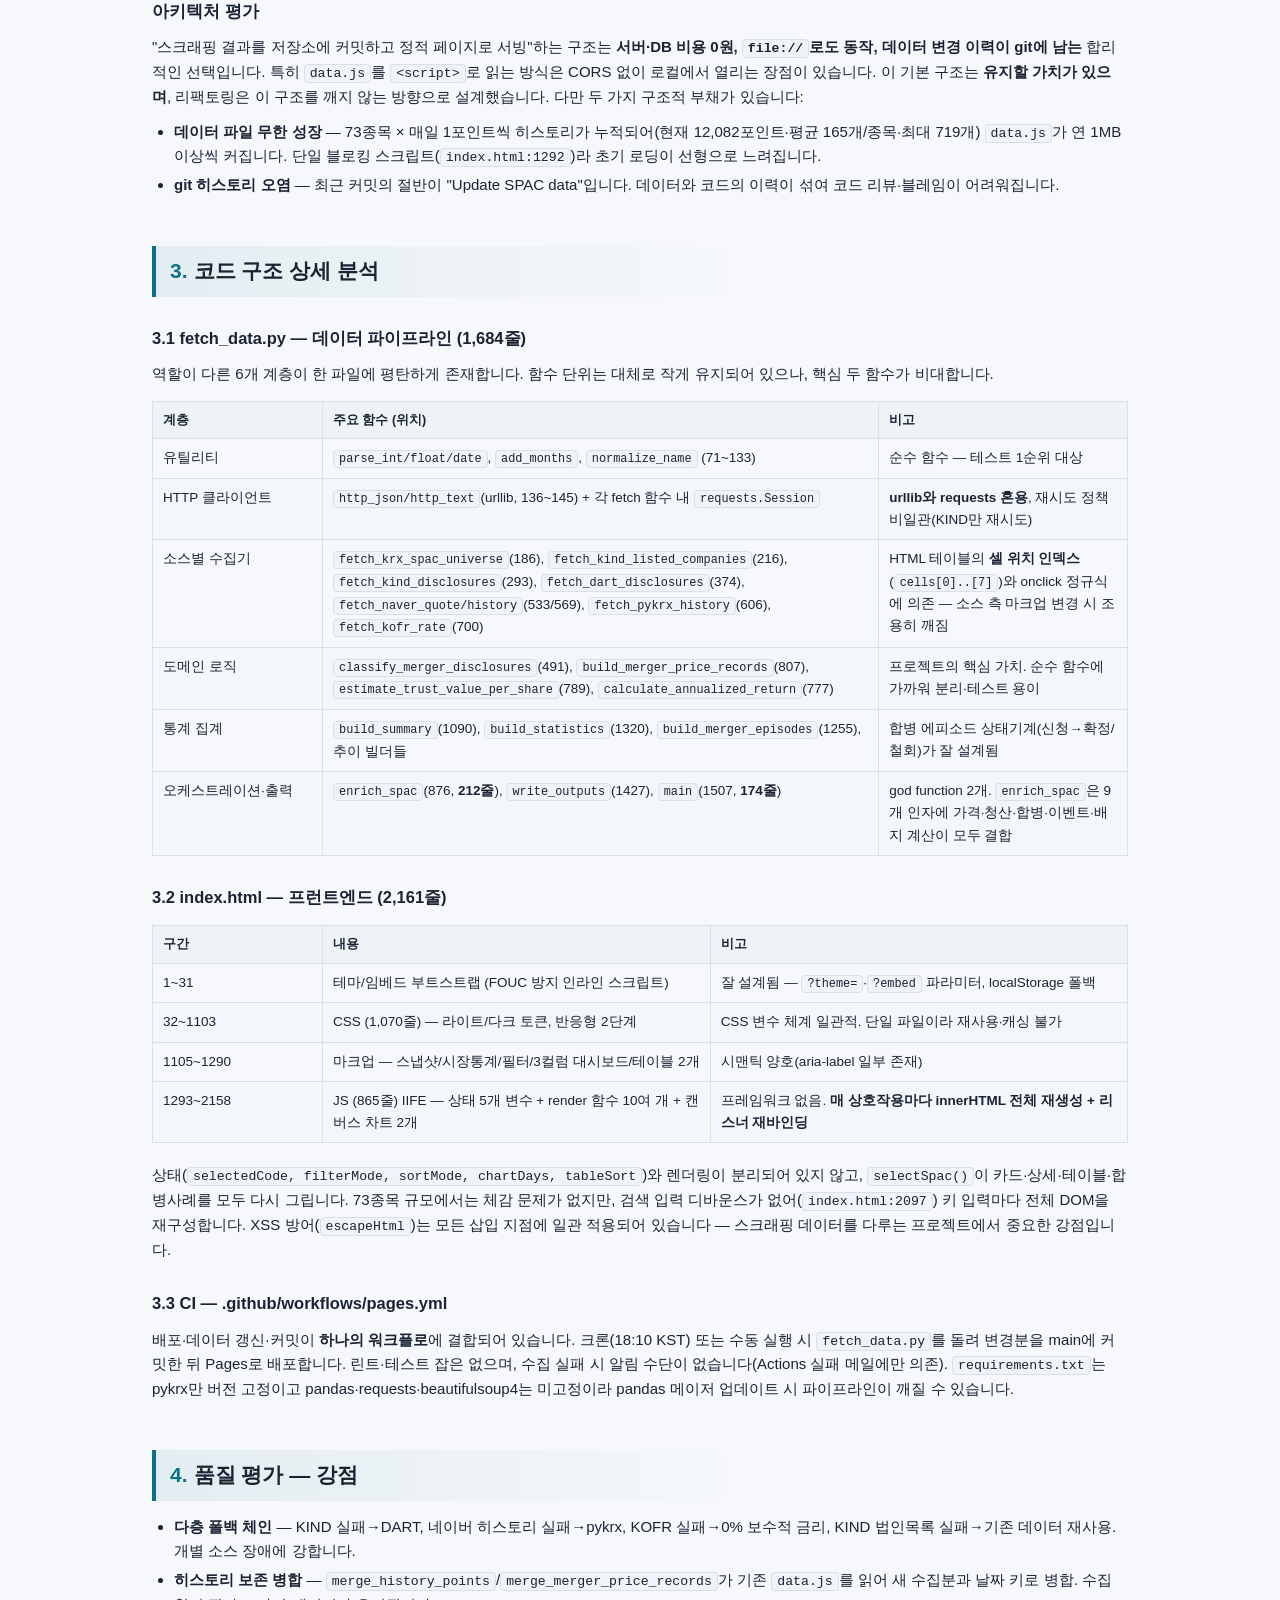
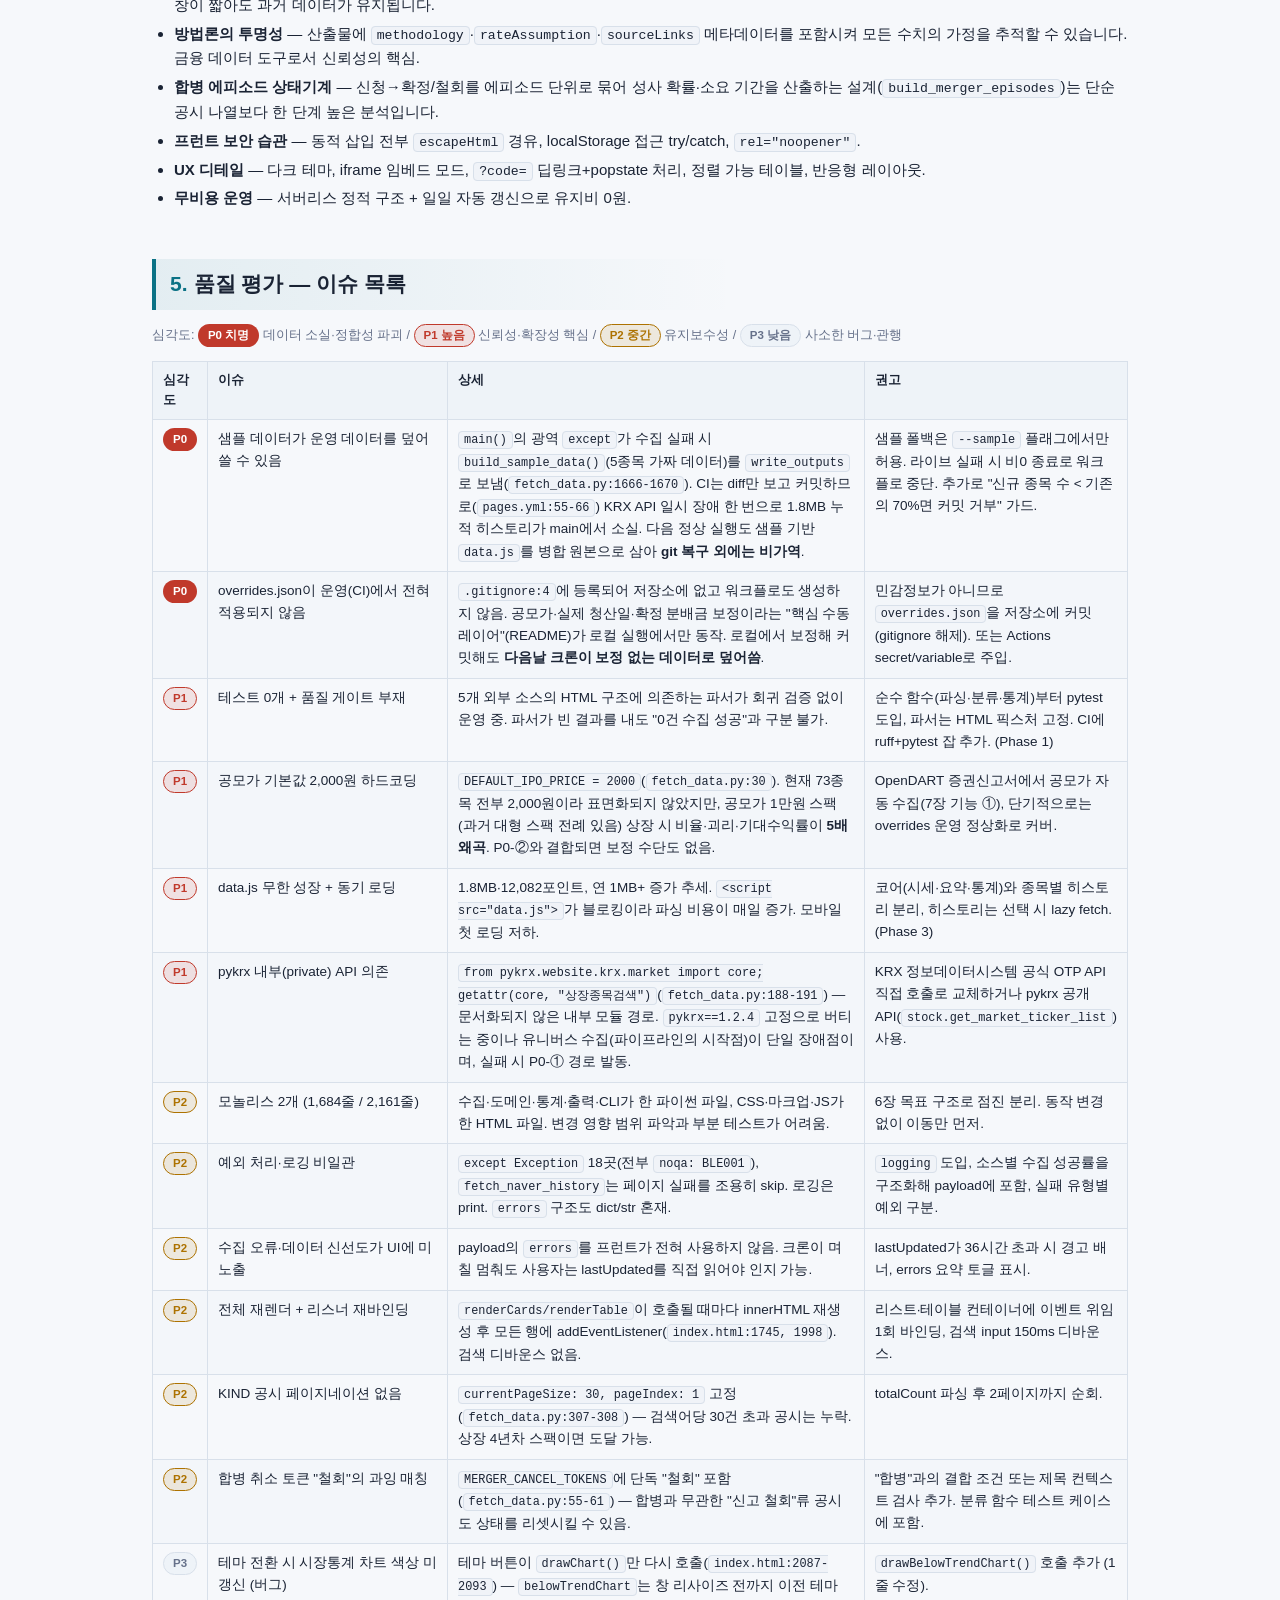
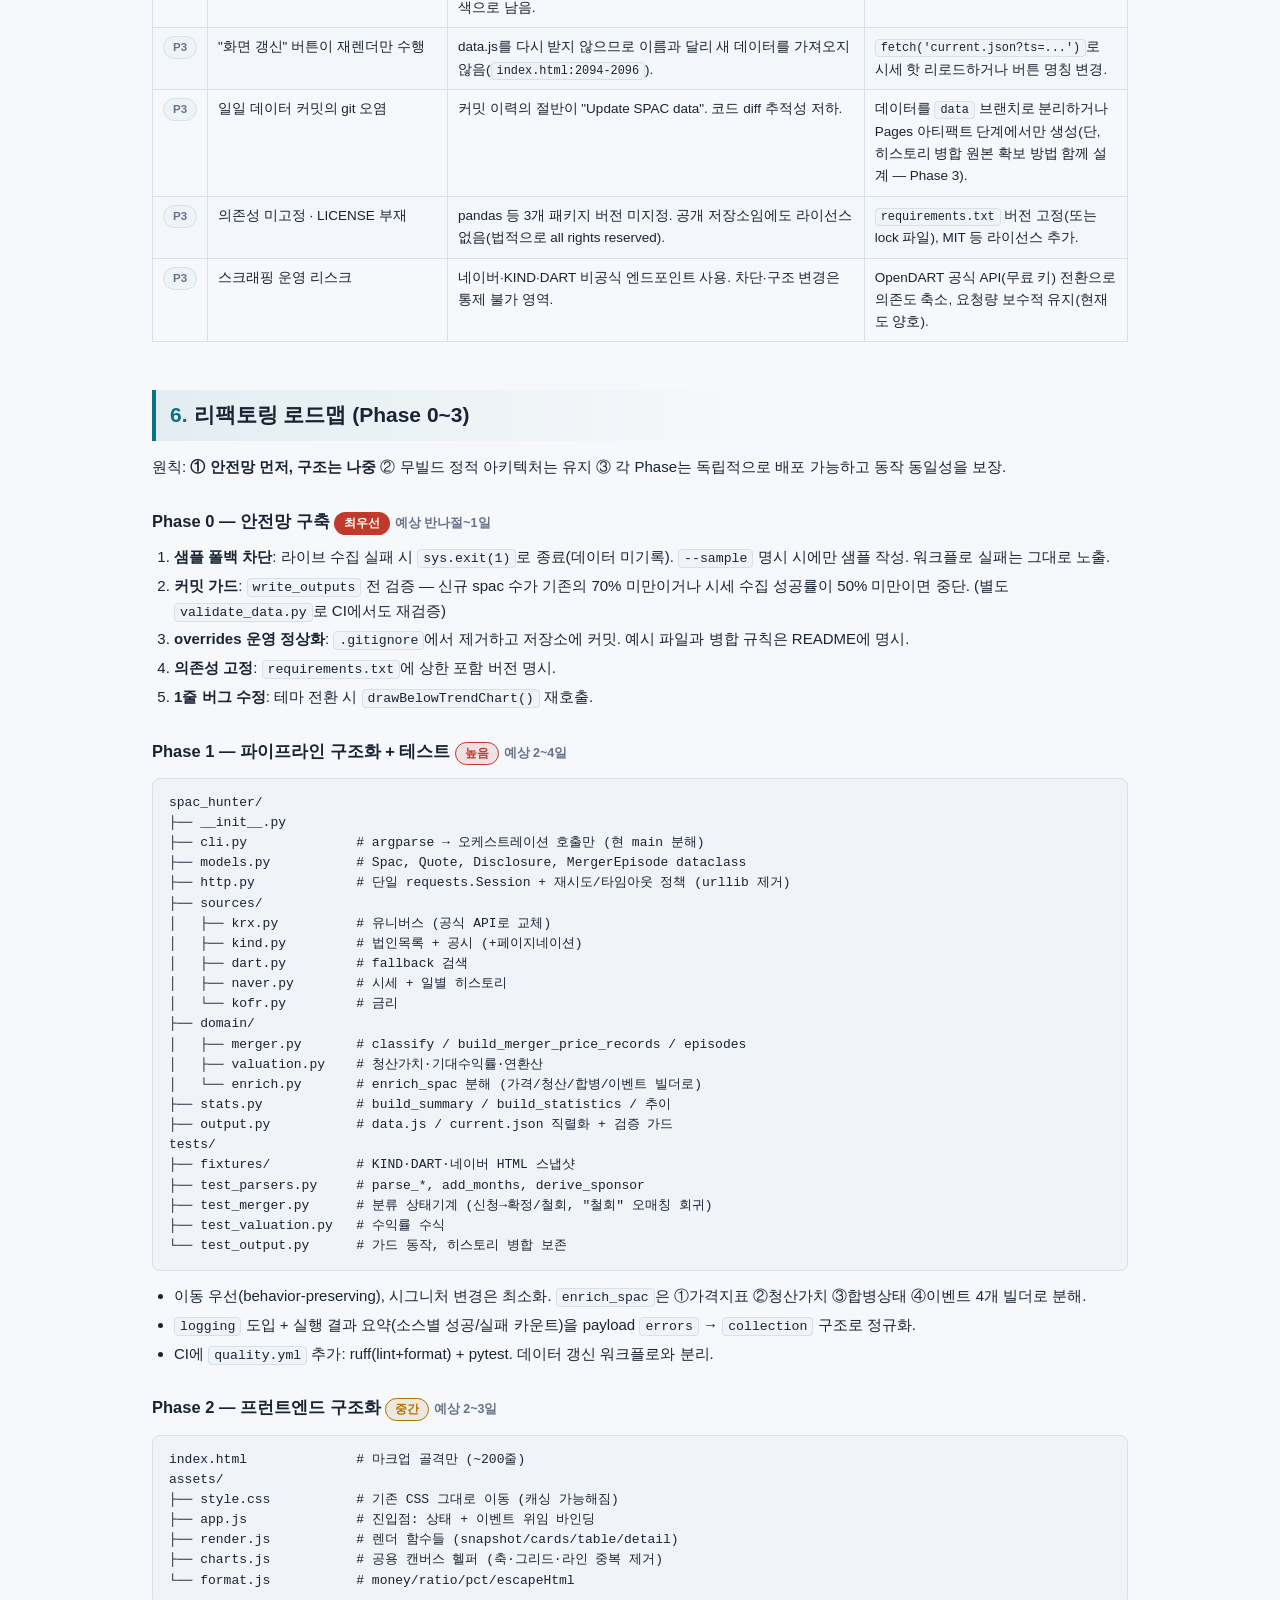
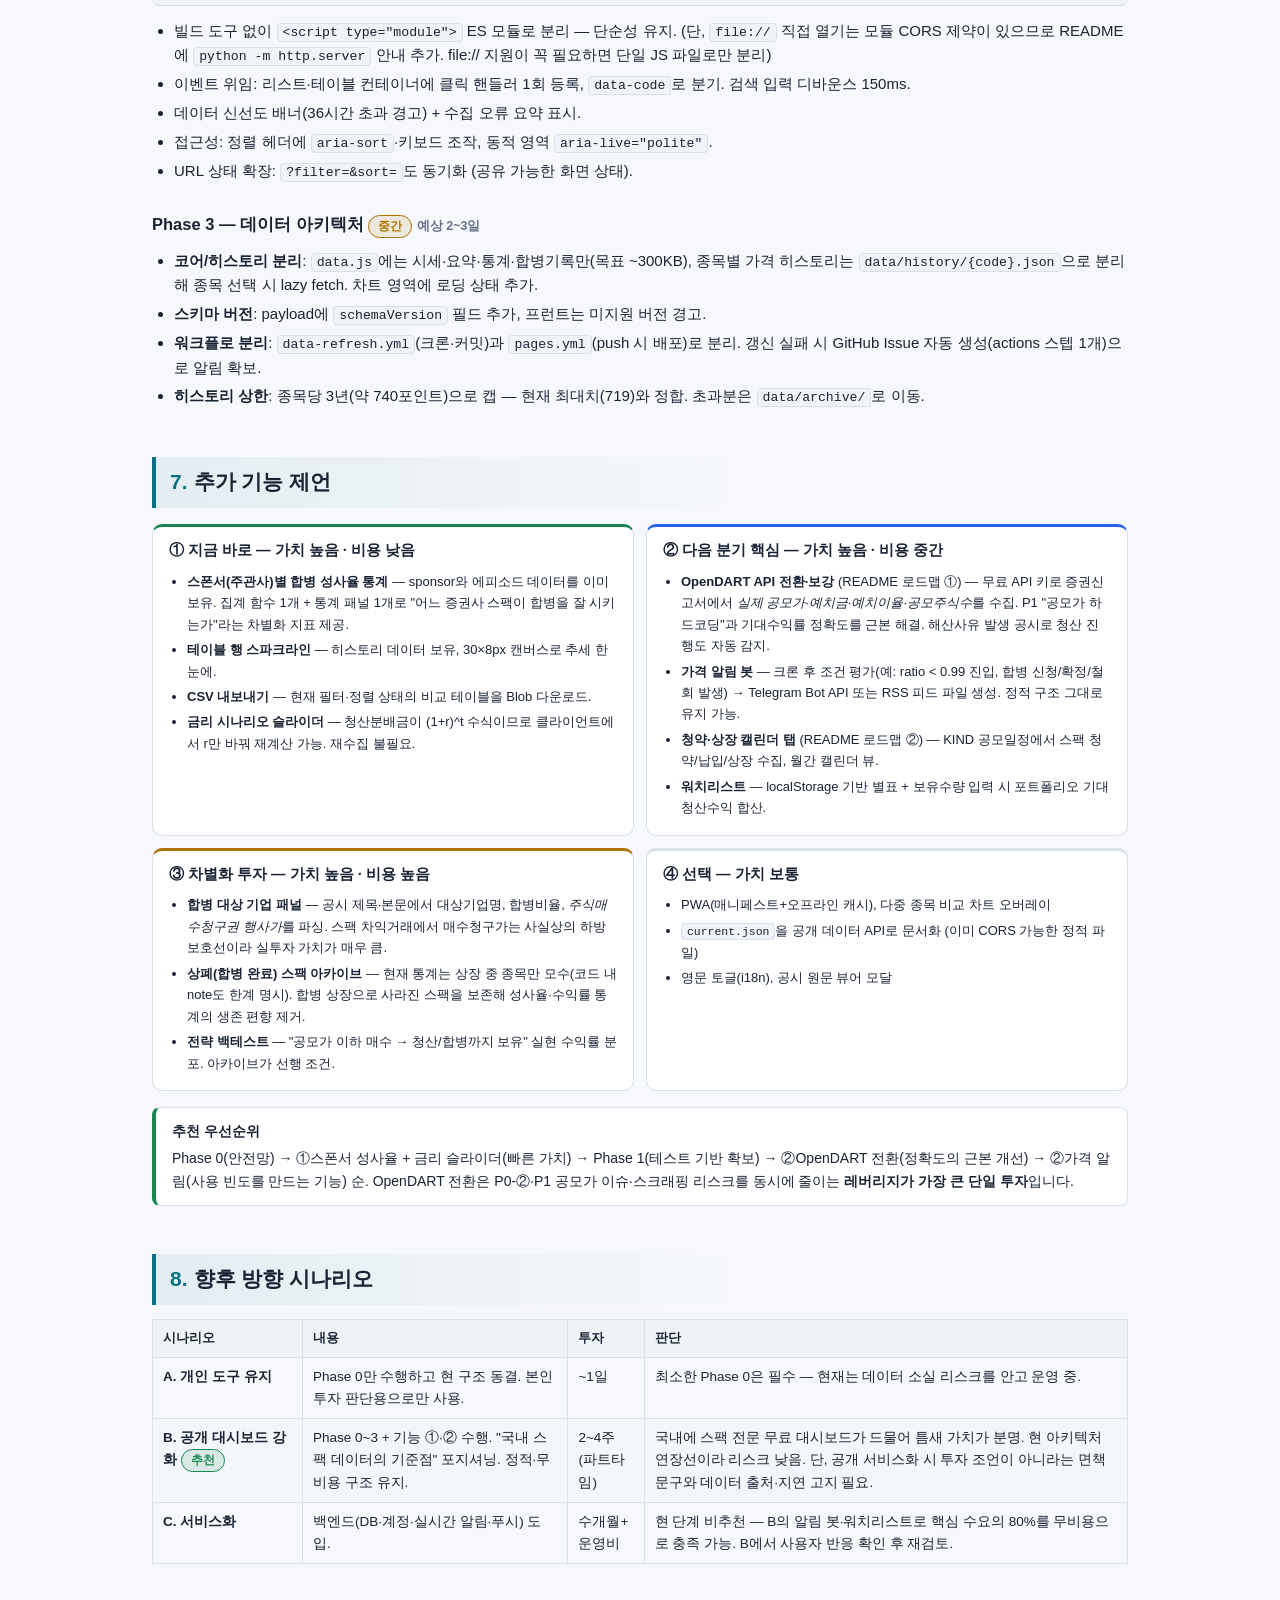
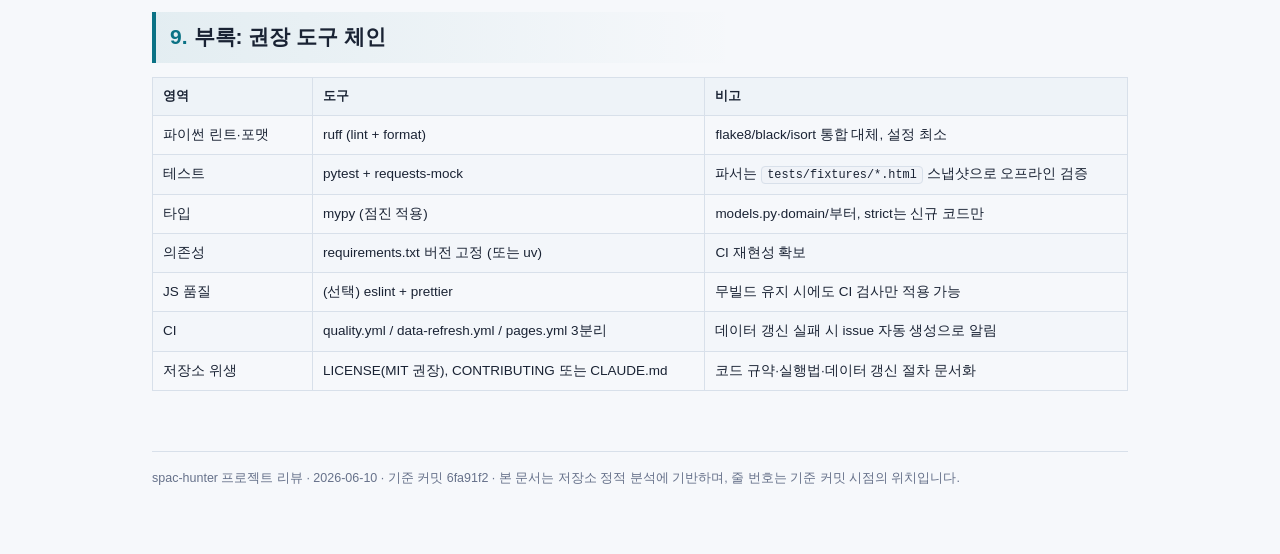
<file: docs/project-review.html>
<!DOCTYPE html>
<html lang="ko">
<head>
<meta charset="UTF-8">
<meta name="viewport" content="width=device-width, initial-scale=1.0">
<title>스팩 헌터 프로젝트 리뷰 — 구조·품질 평가와 리팩토링 로드맵</title>
<meta name="description" content="스팩 헌터 프로젝트의 구조·품질 평가와 리팩토링 로드맵을 정리한 리뷰 문서.">
<meta property="og:title" content="스팩 헌터 프로젝트 리뷰">
<meta property="og:description" content="스팩 헌터 프로젝트의 구조·품질 평가와 리팩토링 로드맵을 정리한 리뷰 문서.">
<style>
:root {
  --bg: #f6f8fb;
  --surface: #ffffff;
  --surface2: #eef3f8;
  --border: #d8e0ea;
  --text: #1a2334;
  --muted: #66718a;
  --accent: #0b7285;
  --accent2: #315bdb;
  --red: #c0392b;
  --amber: #ad7200;
  --green: #18864f;
  --blue: #2563eb;
  --code-bg: #f0f3f8;
}
@media (prefers-color-scheme: dark) {
  :root {
    --bg: #10141c;
    --surface: #171d28;
    --surface2: #202836;
    --border: #303b50;
    --text: #e8edf7;
    --muted: #9aa5b7;
    --accent: #3aa7b8;
    --accent2: #83a1ff;
    --red: #f06f67;
    --amber: #e0a83c;
    --green: #4fca83;
    --blue: #7aa7ff;
    --code-bg: #1d2430;
  }
}
* { box-sizing: border-box; }
body {
  margin: 0;
  background: var(--bg);
  color: var(--text);
  font-family: -apple-system, BlinkMacSystemFont, "Segoe UI", "Noto Sans KR", sans-serif;
  line-height: 1.65;
  font-size: 15px;
}
.wrap { max-width: 1020px; margin: 0 auto; padding: 36px 22px 80px; }
header.doc-head {
  border-bottom: 2px solid var(--accent);
  padding-bottom: 18px;
  margin-bottom: 28px;
}
h1 { font-size: 28px; margin: 0 0 8px; line-height: 1.3; }
.doc-meta { color: var(--muted); font-size: 13px; }
.doc-meta span { margin-right: 14px; }
h2 {
  font-size: 21px;
  margin: 48px 0 14px;
  padding: 8px 0 8px 14px;
  border-left: 4px solid var(--accent);
  background: linear-gradient(90deg, color-mix(in srgb, var(--accent) 8%, transparent), transparent 60%);
}
h3 { font-size: 16.5px; margin: 28px 0 10px; }
h4 { font-size: 14.5px; margin: 20px 0 8px; color: var(--muted); }
p { margin: 10px 0; }
ul, ol { margin: 8px 0 14px; padding-left: 22px; }
li { margin: 4px 0; }
code {
  font-family: ui-monospace, "SF Mono", "Cascadia Code", Consolas, monospace;
  font-size: 0.88em;
  background: var(--code-bg);
  border: 1px solid var(--border);
  border-radius: 4px;
  padding: 1px 5px;
}
pre {
  background: var(--code-bg);
  border: 1px solid var(--border);
  border-radius: 8px;
  padding: 14px 16px;
  overflow-x: auto;
  font-size: 13px;
  line-height: 1.55;
}
pre code { background: none; border: 0; padding: 0; font-size: inherit; }
table { width: 100%; border-collapse: collapse; margin: 14px 0 20px; font-size: 13.5px; }
th, td { border: 1px solid var(--border); padding: 8px 10px; text-align: left; vertical-align: top; }
th { background: var(--surface2); font-size: 12.5px; }
tr:nth-child(even) td { background: color-mix(in srgb, var(--surface2) 40%, transparent); }
.toc {
  background: var(--surface);
  border: 1px solid var(--border);
  border-radius: 10px;
  padding: 16px 22px;
  margin-bottom: 10px;
}
.toc ol { margin: 6px 0 0; columns: 2; column-gap: 30px; }
.toc a { color: var(--accent2); text-decoration: none; }
.toc a:hover { text-decoration: underline; }
.badge {
  display: inline-block;
  border-radius: 999px;
  padding: 1px 9px;
  font-size: 11.5px;
  font-weight: 700;
  border: 1px solid transparent;
  white-space: nowrap;
}
.badge.p0 { color: #fff; background: var(--red); }
.badge.p1 { color: var(--red); background: color-mix(in srgb, var(--red) 12%, transparent); border-color: var(--red); }
.badge.p2 { color: var(--amber); background: color-mix(in srgb, var(--amber) 12%, transparent); border-color: var(--amber); }
.badge.p3 { color: var(--muted); background: var(--surface2); border-color: var(--border); }
.badge.good { color: var(--green); background: color-mix(in srgb, var(--green) 12%, transparent); border-color: var(--green); }
.badge.info { color: var(--blue); background: color-mix(in srgb, var(--blue) 12%, transparent); border-color: var(--blue); }
.callout {
  border: 1px solid var(--border);
  border-left: 4px solid var(--blue);
  background: var(--surface);
  border-radius: 8px;
  padding: 12px 16px;
  margin: 16px 0;
  font-size: 14px;
}
.callout.warn { border-left-color: var(--red); }
.callout.tip { border-left-color: var(--green); }
.callout strong:first-child { display: block; margin-bottom: 4px; }
.grade-grid {
  display: grid;
  grid-template-columns: repeat(4, 1fr);
  gap: 10px;
  margin: 18px 0;
}
.grade-card {
  background: var(--surface);
  border: 1px solid var(--border);
  border-radius: 10px;
  padding: 12px 14px;
}
.grade-card .g-label { font-size: 12px; color: var(--muted); font-weight: 700; }
.grade-card .g-value { font-size: 26px; font-weight: 800; margin-top: 4px; }
.grade-card .g-note { font-size: 11.5px; color: var(--muted); margin-top: 4px; }
.g-value.a { color: var(--green); }
.g-value.b { color: var(--blue); }
.g-value.c { color: var(--amber); }
.g-value.f { color: var(--red); }
.flow {
  display: flex;
  flex-direction: column;
  gap: 0;
  margin: 18px 0;
}
.flow-row { display: flex; gap: 10px; align-items: stretch; flex-wrap: wrap; }
.flow-box {
  flex: 1;
  min-width: 130px;
  background: var(--surface);
  border: 1px solid var(--border);
  border-radius: 8px;
  padding: 10px 12px;
  font-size: 12.5px;
  text-align: center;
}
.flow-box strong { display: block; font-size: 13px; }
.flow-box .fb-sub { color: var(--muted); font-size: 11px; margin-top: 3px; }
.flow-box.hub { border-color: var(--accent); background: color-mix(in srgb, var(--accent) 7%, var(--surface)); }
.flow-box.out { border-color: var(--accent2); }
.flow-arrow { text-align: center; color: var(--muted); font-size: 18px; line-height: 1.6; padding: 2px 0; }
.kbd-tree { font-size: 13px; }
.pill-row { display: flex; gap: 6px; flex-wrap: wrap; margin: 8px 0; }
.section-num { color: var(--accent); margin-right: 6px; }
.small { font-size: 12.5px; color: var(--muted); }
.matrix { display: grid; grid-template-columns: 1fr 1fr; gap: 12px; margin: 16px 0; }
.matrix-cell {
  background: var(--surface);
  border: 1px solid var(--border);
  border-radius: 10px;
  padding: 12px 16px;
  min-height: 120px;
}
.matrix-cell h4 { margin: 0 0 8px; color: var(--text); }
.matrix-cell ul { margin: 0; padding-left: 18px; font-size: 13px; }
.matrix-cell.q1 { border-top: 3px solid var(--green); }
.matrix-cell.q2 { border-top: 3px solid var(--blue); }
.matrix-cell.q3 { border-top: 3px solid var(--amber); }
.matrix-cell.q4 { border-top: 3px solid var(--border); }
footer { margin-top: 60px; padding-top: 16px; border-top: 1px solid var(--border); color: var(--muted); font-size: 12.5px; }
@media (max-width: 760px) {
  .grade-grid { grid-template-columns: repeat(2, 1fr); }
  .toc ol { columns: 1; }
  .matrix { grid-template-columns: 1fr; }
}
@media print {
  body { background: #fff; }
  .wrap { max-width: none; padding: 0; }
  h2 { break-after: avoid; }
  table, pre, .callout { break-inside: avoid; }
}
</style>
</head>
<body>
<div class="wrap">

<header class="doc-head">
  <h1>스팩 헌터(spac-hunter) 프로젝트 리뷰</h1>
  <div style="font-size:15px; color:var(--muted); margin-bottom:8px;">전체 코드 구조 분석 · 품질 평가 · 리팩토링 로드맵 · 추가 기능 제언</div>
  <div class="doc-meta">
    <span>작성일: 2026-06-10</span>
    <span>기준 커밋: <code>6fa91f2</code> (main)</span>
    <span>분석 범위: 전체 저장소 (fetch_data.py 1,684줄 · index.html 2,161줄 · CI 워크플로)</span>
  </div>
</header>

<nav class="toc">
  <strong>목차</strong>
  <ol>
    <li><a href="#summary">요약 및 종합 평가</a></li>
    <li><a href="#architecture">아키텍처와 데이터 흐름</a></li>
    <li><a href="#structure">코드 구조 상세 분석</a></li>
    <li><a href="#quality">품질 평가 — 강점</a></li>
    <li><a href="#issues">품질 평가 — 이슈 목록</a></li>
    <li><a href="#refactor">리팩토링 로드맵 (Phase 0~3)</a></li>
    <li><a href="#features">추가 기능 제언</a></li>
    <li><a href="#direction">향후 방향 시나리오</a></li>
    <li><a href="#appendix">부록: 권장 도구 체인</a></li>
  </ol>
</nav>

<!-- ============================================================ -->
<h2 id="summary"><span class="section-num">1.</span>요약 및 종합 평가</h2>

<p>
스팩 헌터는 <strong>국내 코스닥 상장 스팩 73종목</strong>을 「현재가/공모가」 중심으로 추적하는 정적 대시보드입니다.
KRX·KIND·DART·네이버증권·KOFR 5개 소스를 스크래핑하는 파이썬 파이프라인(<code>fetch_data.py</code>)이 매일 GitHub Actions 크론으로 실행되어
<code>data.js</code>(현재 1.8MB)를 저장소에 커밋하고, 빌드 과정 없는 단일 <code>index.html</code>이 이를 읽어 렌더링합니다.
</p>
<p>
<strong>도메인 설계(청산분배금·연환산 수익률 계산, 합병 공시 분류, 이벤트별 가격 반응 추적)는 수준이 높고 차별화된 가치</strong>가 있습니다.
반면 엔지니어링 기반은 빈약합니다 — 테스트가 0개이고, 운영 데이터를 샘플 데이터로 덮어쓸 수 있는 폴백 경로와
운영 환경에서 보정 레이어(<code>overrides.json</code>)가 무력화되는 구성 오류 등 <strong>치명도 높은 이슈 2건(P0)</strong>이 존재합니다.
리팩토링은 "구조 개선"보다 <strong>"안전망 구축(Phase 0)"을 먼저</strong> 수행해야 합니다.
</p>

<div class="grade-grid">
  <div class="grade-card"><div class="g-label">종합</div><div class="g-value b">B−</div><div class="g-note">도메인 가치 높음, 기반 취약</div></div>
  <div class="grade-card"><div class="g-label">아키텍처 적합성</div><div class="g-value b">B+</div><div class="g-note">정적+데이터 커밋 전략은 목적에 부합</div></div>
  <div class="grade-card"><div class="g-label">코드 구조·모듈화</div><div class="g-value c">C</div><div class="g-note">1,684줄·2,161줄 모놀리스 2개</div></div>
  <div class="grade-card"><div class="g-label">데이터 무결성</div><div class="g-value c">C+</div><div class="g-note">P0 2건 (샘플 덮어쓰기, overrides 미적용)</div></div>
  <div class="grade-card"><div class="g-label">테스트·품질 게이트</div><div class="g-value f">F</div><div class="g-note">테스트 0개, 린트/타입체크 없음</div></div>
  <div class="grade-card"><div class="g-label">보안</div><div class="g-value b">B</div><div class="g-note">escapeHtml 일관 적용, 공격면 작음</div></div>
  <div class="grade-card"><div class="g-label">성능·확장성</div><div class="g-value b">B−</div><div class="g-note">현재는 양호, data.js 무한 증가 리스크</div></div>
  <div class="grade-card"><div class="g-label">문서화·운영</div><div class="g-value b">B</div><div class="g-note">README·방법론 메타데이터 우수, 알림 부재</div></div>
</div>

<div class="callout warn">
  <strong>즉시 조치 권고 (P0)</strong>
  ① 수집 전체 실패 시 5종목 샘플 데이터가 운영 <code>data.js</code>를 덮어쓰고 CI가 이를 그대로 main에 커밋합니다 — 누적된 12,082개 가격 히스토리가 소실될 수 있습니다 (<code>fetch_data.py:1666-1670</code>).
  ② <code>overrides.json</code>이 <code>.gitignore</code>에 등록되어 있어 GitHub Actions 환경에는 존재하지 않습니다. README가 "공시 기반 기대수익률 정확도의 핵심 레이어"라고 설명하는 기능이 <strong>운영 배포에서는 전혀 적용되지 않습니다</strong>.
</div>

<!-- ============================================================ -->
<h2 id="architecture"><span class="section-num">2.</span>아키텍처와 데이터 흐름</h2>

<div class="flow">
  <div class="flow-row">
    <div class="flow-box"><strong>KRX 상장종목검색</strong><div class="fb-sub">유니버스 (pykrx 내부 API)</div></div>
    <div class="flow-box"><strong>KIND</strong><div class="fb-sub">상장법인목록 + 합병 공시</div></div>
    <div class="flow-box"><strong>DART</strong><div class="fb-sub">공시 fallback (HTML 스크래핑)</div></div>
    <div class="flow-box"><strong>네이버 증권</strong><div class="fb-sub">실시간 시세 + 일별 히스토리</div></div>
    <div class="flow-box"><strong>KOFR</strong><div class="fb-sub">예치이자 fallback 금리</div></div>
  </div>
  <div class="flow-arrow">▼ ThreadPoolExecutor 병렬 수집 · KIND→DART, 네이버→pykrx 폴백 체인</div>
  <div class="flow-row">
    <div class="flow-box hub"><strong>fetch_data.py (1,684줄 단일 파일)</strong>
      <div class="fb-sub">수집 → 합병 공시 분류 → 청산가치·기대수익률 계산 → 시장 통계 집계 → 기존 히스토리 병합 → 직렬화</div>
    </div>
  </div>
  <div class="flow-arrow">▼ 매일 18:10 KST GitHub Actions 크론 (pages.yml) → 결과를 main에 커밋</div>
  <div class="flow-row">
    <div class="flow-box out"><strong>data.js (1.8MB)</strong><div class="fb-sub">window.SPAC_DATA 전역 — 전체 데이터</div></div>
    <div class="flow-box out"><strong>current.json (24KB)</strong><div class="fb-sub">현재가 스냅샷 (경량 API 성격)</div></div>
  </div>
  <div class="flow-arrow">▼ GitHub Pages 배포 (저장소 전체 업로드)</div>
  <div class="flow-row">
    <div class="flow-box out"><strong>index.html (2,161줄 단일 파일)</strong>
      <div class="fb-sub">CSS 1,070줄 + 마크업 190줄 + 바닐라 JS 865줄 · 캔버스 차트 2종 · 필터/정렬/검색/테마/임베드/딥링크</div>
    </div>
  </div>
</div>

<h3>아키텍처 평가</h3>
<p>
"스크래핑 결과를 저장소에 커밋하고 정적 페이지로 서빙"하는 구조는 <strong>서버·DB 비용 0원, <code>file://</code>로도 동작, 데이터 변경 이력이 git에 남는</strong>
합리적인 선택입니다. 특히 <code>data.js</code>를 <code>&lt;script&gt;</code>로 읽는 방식은 CORS 없이 로컬에서 열리는 장점이 있습니다.
이 기본 구조는 <strong>유지할 가치가 있으며</strong>, 리팩토링은 이 구조를 깨지 않는 방향으로 설계했습니다.
다만 두 가지 구조적 부채가 있습니다:
</p>
<ul>
  <li><strong>데이터 파일 무한 성장</strong> — 73종목 × 매일 1포인트씩 히스토리가 누적되어(현재 12,082포인트·평균 165개/종목·최대 719개) <code>data.js</code>가 연 1MB 이상씩 커집니다. 단일 블로킹 스크립트(<code>index.html:1292</code>)라 초기 로딩이 선형으로 느려집니다.</li>
  <li><strong>git 히스토리 오염</strong> — 최근 커밋의 절반이 "Update SPAC data"입니다. 데이터와 코드의 이력이 섞여 코드 리뷰·블레임이 어려워집니다.</li>
</ul>

<!-- ============================================================ -->
<h2 id="structure"><span class="section-num">3.</span>코드 구조 상세 분석</h2>

<h3>3.1 fetch_data.py — 데이터 파이프라인 (1,684줄)</h3>
<p>역할이 다른 6개 계층이 한 파일에 평탄하게 존재합니다. 함수 단위는 대체로 작게 유지되어 있으나, 핵심 두 함수가 비대합니다.</p>
<table>
  <thead><tr><th style="width:170px">계층</th><th>주요 함수 (위치)</th><th>비고</th></tr></thead>
  <tbody>
    <tr><td>유틸리티</td><td><code>parse_int/float/date</code>, <code>add_months</code>, <code>normalize_name</code> (71~133)</td><td>순수 함수 — 테스트 1순위 대상</td></tr>
    <tr><td>HTTP 클라이언트</td><td><code>http_json/http_text</code>(urllib, 136~145) + 각 fetch 함수 내 <code>requests.Session</code></td><td><strong>urllib와 requests 혼용</strong>, 재시도 정책 비일관(KIND만 재시도)</td></tr>
    <tr><td>소스별 수집기</td><td><code>fetch_krx_spac_universe</code>(186), <code>fetch_kind_listed_companies</code>(216), <code>fetch_kind_disclosures</code>(293), <code>fetch_dart_disclosures</code>(374), <code>fetch_naver_quote/history</code>(533/569), <code>fetch_pykrx_history</code>(606), <code>fetch_kofr_rate</code>(700)</td><td>HTML 테이블의 <strong>셀 위치 인덱스</strong>(<code>cells[0]..[7]</code>)와 onclick 정규식에 의존 — 소스 측 마크업 변경 시 조용히 깨짐</td></tr>
    <tr><td>도메인 로직</td><td><code>classify_merger_disclosures</code>(491), <code>build_merger_price_records</code>(807), <code>estimate_trust_value_per_share</code>(789), <code>calculate_annualized_return</code>(777)</td><td>프로젝트의 핵심 가치. 순수 함수에 가까워 분리·테스트 용이</td></tr>
    <tr><td>통계 집계</td><td><code>build_summary</code>(1090), <code>build_statistics</code>(1320), <code>build_merger_episodes</code>(1255), 추이 빌더들</td><td>합병 에피소드 상태기계(신청→확정/철회)가 잘 설계됨</td></tr>
    <tr><td>오케스트레이션·출력</td><td><code>enrich_spac</code>(876, <strong>212줄</strong>), <code>write_outputs</code>(1427), <code>main</code>(1507, <strong>174줄</strong>)</td><td>god function 2개. <code>enrich_spac</code>은 9개 인자에 가격·청산·합병·이벤트·배지 계산이 모두 결합</td></tr>
  </tbody>
</table>

<h3>3.2 index.html — 프런트엔드 (2,161줄)</h3>
<table>
  <thead><tr><th style="width:170px">구간</th><th>내용</th><th>비고</th></tr></thead>
  <tbody>
    <tr><td>1~31</td><td>테마/임베드 부트스트랩 (FOUC 방지 인라인 스크립트)</td><td>잘 설계됨 — <code>?theme=</code>·<code>?embed</code> 파라미터, localStorage 폴백</td></tr>
    <tr><td>32~1103</td><td>CSS (1,070줄) — 라이트/다크 토큰, 반응형 2단계</td><td>CSS 변수 체계 일관적. 단일 파일이라 재사용·캐싱 불가</td></tr>
    <tr><td>1105~1290</td><td>마크업 — 스냅샷/시장통계/필터/3컬럼 대시보드/테이블 2개</td><td>시맨틱 양호(aria-label 일부 존재)</td></tr>
    <tr><td>1293~2158</td><td>JS (865줄) IIFE — 상태 5개 변수 + render 함수 10여 개 + 캔버스 차트 2개</td><td>프레임워크 없음. <strong>매 상호작용마다 innerHTML 전체 재생성 + 리스너 재바인딩</strong></td></tr>
  </tbody>
</table>
<p>
상태(<code>selectedCode, filterMode, sortMode, chartDays, tableSort</code>)와 렌더링이 분리되어 있지 않고,
<code>selectSpac()</code>이 카드·상세·테이블·합병사례를 모두 다시 그립니다. 73종목 규모에서는 체감 문제가 없지만,
검색 입력 디바운스가 없어(<code>index.html:2097</code>) 키 입력마다 전체 DOM을 재구성합니다.
XSS 방어(<code>escapeHtml</code>)는 모든 삽입 지점에 일관 적용되어 있습니다 — 스크래핑 데이터를 다루는 프로젝트에서 중요한 강점입니다.
</p>

<h3>3.3 CI — .github/workflows/pages.yml</h3>
<p>
배포·데이터 갱신·커밋이 <strong>하나의 워크플로</strong>에 결합되어 있습니다. 크론(18:10 KST) 또는 수동 실행 시
<code>fetch_data.py</code>를 돌려 변경분을 main에 커밋한 뒤 Pages로 배포합니다. 린트·테스트 잡은 없으며,
수집 실패 시 알림 수단이 없습니다(Actions 실패 메일에만 의존).
<code>requirements.txt</code>는 pykrx만 버전 고정이고 pandas·requests·beautifulsoup4는 미고정이라
pandas 메이저 업데이트 시 파이프라인이 깨질 수 있습니다.
</p>

<!-- ============================================================ -->
<h2 id="quality"><span class="section-num">4.</span>품질 평가 — 강점</h2>
<ul>
  <li><strong>다층 폴백 체인</strong> — KIND 실패→DART, 네이버 히스토리 실패→pykrx, KOFR 실패→0% 보수적 금리, KIND 법인목록 실패→기존 데이터 재사용. 개별 소스 장애에 강합니다.</li>
  <li><strong>히스토리 보존 병합</strong> — <code>merge_history_points</code>/<code>merge_merger_price_records</code>가 기존 <code>data.js</code>를 읽어 새 수집분과 날짜 키로 병합. 수집 창이 짧아도 과거 데이터가 유지됩니다.</li>
  <li><strong>방법론의 투명성</strong> — 산출물에 <code>methodology</code>·<code>rateAssumption</code>·<code>sourceLinks</code> 메타데이터를 포함시켜 모든 수치의 가정을 추적할 수 있습니다. 금융 데이터 도구로서 신뢰성의 핵심.</li>
  <li><strong>합병 에피소드 상태기계</strong> — 신청→확정/철회를 에피소드 단위로 묶어 성사 확률·소요 기간을 산출하는 설계(<code>build_merger_episodes</code>)는 단순 공시 나열보다 한 단계 높은 분석입니다.</li>
  <li><strong>프런트 보안 습관</strong> — 동적 삽입 전부 <code>escapeHtml</code> 경유, localStorage 접근 try/catch, <code>rel="noopener"</code>.</li>
  <li><strong>UX 디테일</strong> — 다크 테마, iframe 임베드 모드, <code>?code=</code> 딥링크+popstate 처리, 정렬 가능 테이블, 반응형 레이아웃.</li>
  <li><strong>무비용 운영</strong> — 서버리스 정적 구조 + 일일 자동 갱신으로 유지비 0원.</li>
</ul>

<!-- ============================================================ -->
<h2 id="issues"><span class="section-num">5.</span>품질 평가 — 이슈 목록</h2>
<p class="small">심각도: <span class="badge p0">P0 치명</span> 데이터 소실·정합성 파괴 / <span class="badge p1">P1 높음</span> 신뢰성·확장성 핵심 / <span class="badge p2">P2 중간</span> 유지보수성 / <span class="badge p3">P3 낮음</span> 사소한 버그·관행</p>

<table>
  <thead><tr><th style="width:54px">심각도</th><th style="width:240px">이슈</th><th>상세</th><th style="width:230px">권고</th></tr></thead>
  <tbody>
    <tr>
      <td><span class="badge p0">P0</span></td>
      <td>샘플 데이터가 운영 데이터를 덮어쓸 수 있음</td>
      <td><code>main()</code>의 광역 <code>except</code>가 수집 실패 시 <code>build_sample_data()</code>(5종목 가짜 데이터)를 <code>write_outputs</code>로 보냄(<code>fetch_data.py:1666-1670</code>). CI는 diff만 보고 커밋하므로(<code>pages.yml:55-66</code>) KRX API 일시 장애 한 번으로 1.8MB 누적 히스토리가 main에서 소실. 다음 정상 실행도 샘플 기반 <code>data.js</code>를 병합 원본으로 삼아 <strong>git 복구 외에는 비가역</strong>.</td>
      <td>샘플 폴백은 <code>--sample</code> 플래그에서만 허용. 라이브 실패 시 비0 종료로 워크플로 중단. 추가로 "신규 종목 수 &lt; 기존의 70%면 커밋 거부" 가드.</td>
    </tr>
    <tr>
      <td><span class="badge p0">P0</span></td>
      <td>overrides.json이 운영(CI)에서 전혀 적용되지 않음</td>
      <td><code>.gitignore:4</code>에 등록되어 저장소에 없고 워크플로도 생성하지 않음. 공모가·실제 청산일·확정 분배금 보정이라는 "핵심 수동 레이어"(README)가 로컬 실행에서만 동작. 로컬에서 보정해 커밋해도 <strong>다음날 크론이 보정 없는 데이터로 덮어씀</strong>.</td>
      <td>민감정보가 아니므로 <code>overrides.json</code>을 저장소에 커밋(gitignore 해제). 또는 Actions secret/variable로 주입.</td>
    </tr>
    <tr>
      <td><span class="badge p1">P1</span></td>
      <td>테스트 0개 + 품질 게이트 부재</td>
      <td>5개 외부 소스의 HTML 구조에 의존하는 파서가 회귀 검증 없이 운영 중. 파서가 빈 결과를 내도 "0건 수집 성공"과 구분 불가.</td>
      <td>순수 함수(파싱·분류·통계)부터 pytest 도입, 파서는 HTML 픽스처 고정. CI에 ruff+pytest 잡 추가. (Phase 1)</td>
    </tr>
    <tr>
      <td><span class="badge p1">P1</span></td>
      <td>공모가 기본값 2,000원 하드코딩</td>
      <td><code>DEFAULT_IPO_PRICE = 2000</code>(<code>fetch_data.py:30</code>). 현재 73종목 전부 2,000원이라 표면화되지 않았지만, 공모가 1만원 스팩(과거 대형 스팩 전례 있음) 상장 시 비율·괴리·기대수익률이 <strong>5배 왜곡</strong>. P0-②와 결합되면 보정 수단도 없음.</td>
      <td>OpenDART 증권신고서에서 공모가 자동 수집(7장 기능 ①), 단기적으로는 overrides 운영 정상화로 커버.</td>
    </tr>
    <tr>
      <td><span class="badge p1">P1</span></td>
      <td>data.js 무한 성장 + 동기 로딩</td>
      <td>1.8MB·12,082포인트, 연 1MB+ 증가 추세. <code>&lt;script src="data.js"&gt;</code>가 블로킹이라 파싱 비용이 매일 증가. 모바일 첫 로딩 저하.</td>
      <td>코어(시세·요약·통계)와 종목별 히스토리 분리, 히스토리는 선택 시 lazy fetch. (Phase 3)</td>
    </tr>
    <tr>
      <td><span class="badge p1">P1</span></td>
      <td>pykrx 내부(private) API 의존</td>
      <td><code>from pykrx.website.krx.market import core; getattr(core, "상장종목검색")</code>(<code>fetch_data.py:188-191</code>) — 문서화되지 않은 내부 모듈 경로. <code>pykrx==1.2.4</code> 고정으로 버티는 중이나 유니버스 수집(파이프라인의 시작점)이 단일 장애점이며, 실패 시 P0-① 경로 발동.</td>
      <td>KRX 정보데이터시스템 공식 OTP API 직접 호출로 교체하거나 pykrx 공개 API(<code>stock.get_market_ticker_list</code>) 사용.</td>
    </tr>
    <tr>
      <td><span class="badge p2">P2</span></td>
      <td>모놀리스 2개 (1,684줄 / 2,161줄)</td>
      <td>수집·도메인·통계·출력·CLI가 한 파이썬 파일, CSS·마크업·JS가 한 HTML 파일. 변경 영향 범위 파악과 부분 테스트가 어려움.</td>
      <td>6장 목표 구조로 점진 분리. 동작 변경 없이 이동만 먼저.</td>
    </tr>
    <tr>
      <td><span class="badge p2">P2</span></td>
      <td>예외 처리·로깅 비일관</td>
      <td><code>except Exception</code> 18곳(전부 <code>noqa: BLE001</code>), <code>fetch_naver_history</code>는 페이지 실패를 조용히 skip. 로깅은 print. <code>errors</code> 구조도 dict/str 혼재.</td>
      <td><code>logging</code> 도입, 소스별 수집 성공률을 구조화해 payload에 포함, 실패 유형별 예외 구분.</td>
    </tr>
    <tr>
      <td><span class="badge p2">P2</span></td>
      <td>수집 오류·데이터 신선도가 UI에 미노출</td>
      <td>payload의 <code>errors</code>를 프런트가 전혀 사용하지 않음. 크론이 며칠 멈춰도 사용자는 lastUpdated를 직접 읽어야 인지 가능.</td>
      <td>lastUpdated가 36시간 초과 시 경고 배너, errors 요약 토글 표시.</td>
    </tr>
    <tr>
      <td><span class="badge p2">P2</span></td>
      <td>전체 재렌더 + 리스너 재바인딩</td>
      <td><code>renderCards/renderTable</code>이 호출될 때마다 innerHTML 재생성 후 모든 행에 addEventListener(<code>index.html:1745, 1998</code>). 검색 디바운스 없음.</td>
      <td>리스트·테이블 컨테이너에 이벤트 위임 1회 바인딩, 검색 input 150ms 디바운스.</td>
    </tr>
    <tr>
      <td><span class="badge p2">P2</span></td>
      <td>KIND 공시 페이지네이션 없음</td>
      <td><code>currentPageSize: 30, pageIndex: 1</code> 고정(<code>fetch_data.py:307-308</code>) — 검색어당 30건 초과 공시는 누락. 상장 4년차 스팩이면 도달 가능.</td>
      <td>totalCount 파싱 후 2페이지까지 순회.</td>
    </tr>
    <tr>
      <td><span class="badge p2">P2</span></td>
      <td>합병 취소 토큰 "철회"의 과잉 매칭</td>
      <td><code>MERGER_CANCEL_TOKENS</code>에 단독 "철회" 포함(<code>fetch_data.py:55-61</code>) — 합병과 무관한 "신고 철회"류 공시도 상태를 리셋시킬 수 있음.</td>
      <td>"합병"과의 결합 조건 또는 제목 컨텍스트 검사 추가. 분류 함수 테스트 케이스에 포함.</td>
    </tr>
    <tr>
      <td><span class="badge p3">P3</span></td>
      <td>테마 전환 시 시장통계 차트 색상 미갱신 (버그)</td>
      <td>테마 버튼이 <code>drawChart()</code>만 다시 호출(<code>index.html:2087-2093</code>) — <code>belowTrendChart</code>는 창 리사이즈 전까지 이전 테마 색으로 남음.</td>
      <td><code>drawBelowTrendChart()</code> 호출 추가 (1줄 수정).</td>
    </tr>
    <tr>
      <td><span class="badge p3">P3</span></td>
      <td>"화면 갱신" 버튼이 재렌더만 수행</td>
      <td>data.js를 다시 받지 않으므로 이름과 달리 새 데이터를 가져오지 않음(<code>index.html:2094-2096</code>).</td>
      <td><code>fetch('current.json?ts=...')</code>로 시세 핫 리로드하거나 버튼 명칭 변경.</td>
    </tr>
    <tr>
      <td><span class="badge p3">P3</span></td>
      <td>일일 데이터 커밋의 git 오염</td>
      <td>커밋 이력의 절반이 "Update SPAC data". 코드 diff 추적성 저하.</td>
      <td>데이터를 <code>data</code> 브랜치로 분리하거나 Pages 아티팩트 단계에서만 생성(단, 히스토리 병합 원본 확보 방법 함께 설계 — Phase 3).</td>
    </tr>
    <tr>
      <td><span class="badge p3">P3</span></td>
      <td>의존성 미고정 · LICENSE 부재</td>
      <td>pandas 등 3개 패키지 버전 미지정. 공개 저장소임에도 라이선스 없음(법적으로 all rights reserved).</td>
      <td><code>requirements.txt</code> 버전 고정(또는 lock 파일), MIT 등 라이선스 추가.</td>
    </tr>
    <tr>
      <td><span class="badge p3">P3</span></td>
      <td>스크래핑 운영 리스크</td>
      <td>네이버·KIND·DART 비공식 엔드포인트 사용. 차단·구조 변경은 통제 불가 영역.</td>
      <td>OpenDART 공식 API(무료 키) 전환으로 의존도 축소, 요청량 보수적 유지(현재도 양호).</td>
    </tr>
  </tbody>
</table>

<!-- ============================================================ -->
<h2 id="refactor"><span class="section-num">6.</span>리팩토링 로드맵 (Phase 0~3)</h2>

<p>
원칙: <strong>① 안전망 먼저, 구조는 나중</strong> ② 무빌드 정적 아키텍처는 유지 ③ 각 Phase는 독립적으로 배포 가능하고 동작 동일성을 보장.
</p>

<h3>Phase 0 — 안전망 구축 <span class="badge p0">최우선</span> <span class="small">예상 반나절~1일</span></h3>
<ol>
  <li><strong>샘플 폴백 차단</strong>: 라이브 수집 실패 시 <code>sys.exit(1)</code>로 종료(데이터 미기록). <code>--sample</code> 명시 시에만 샘플 작성. 워크플로 실패는 그대로 노출.</li>
  <li><strong>커밋 가드</strong>: <code>write_outputs</code> 전 검증 — 신규 spac 수가 기존의 70% 미만이거나 시세 수집 성공률이 50% 미만이면 중단. (별도 <code>validate_data.py</code>로 CI에서도 재검증)</li>
  <li><strong>overrides 운영 정상화</strong>: <code>.gitignore</code>에서 제거하고 저장소에 커밋. 예시 파일과 병합 규칙은 README에 명시.</li>
  <li><strong>의존성 고정</strong>: <code>requirements.txt</code>에 상한 포함 버전 명시.</li>
  <li><strong>1줄 버그 수정</strong>: 테마 전환 시 <code>drawBelowTrendChart()</code> 재호출.</li>
</ol>

<h3>Phase 1 — 파이프라인 구조화 + 테스트 <span class="badge p1">높음</span> <span class="small">예상 2~4일</span></h3>
<pre><code>spac_hunter/
├── __init__.py
├── cli.py              # argparse → 오케스트레이션 호출만 (현 main 분해)
├── models.py           # Spac, Quote, Disclosure, MergerEpisode dataclass
├── http.py             # 단일 requests.Session + 재시도/타임아웃 정책 (urllib 제거)
├── sources/
│   ├── krx.py          # 유니버스 (공식 API로 교체)
│   ├── kind.py         # 법인목록 + 공시 (+페이지네이션)
│   ├── dart.py         # fallback 검색
│   ├── naver.py        # 시세 + 일별 히스토리
│   └── kofr.py         # 금리
├── domain/
│   ├── merger.py       # classify / build_merger_price_records / episodes
│   ├── valuation.py    # 청산가치·기대수익률·연환산
│   └── enrich.py       # enrich_spac 분해 (가격/청산/합병/이벤트 빌더로)
├── stats.py            # build_summary / build_statistics / 추이
├── output.py           # data.js / current.json 직렬화 + 검증 가드
tests/
├── fixtures/           # KIND·DART·네이버 HTML 스냅샷
├── test_parsers.py     # parse_*, add_months, derive_sponsor
├── test_merger.py      # 분류 상태기계 (신청→확정/철회, "철회" 오매칭 회귀)
├── test_valuation.py   # 수익률 수식
└── test_output.py      # 가드 동작, 히스토리 병합 보존
</code></pre>
<ul>
  <li>이동 우선(behavior-preserving), 시그니처 변경은 최소화. <code>enrich_spac</code>은 ①가격지표 ②청산가치 ③합병상태 ④이벤트 4개 빌더로 분해.</li>
  <li><code>logging</code> 도입 + 실행 결과 요약(소스별 성공/실패 카운트)을 payload <code>errors</code> → <code>collection</code> 구조로 정규화.</li>
  <li>CI에 <code>quality.yml</code> 추가: ruff(lint+format) + pytest. 데이터 갱신 워크플로와 분리.</li>
</ul>

<h3>Phase 2 — 프런트엔드 구조화 <span class="badge p2">중간</span> <span class="small">예상 2~3일</span></h3>
<pre><code>index.html              # 마크업 골격만 (~200줄)
assets/
├── style.css           # 기존 CSS 그대로 이동 (캐싱 가능해짐)
├── app.js              # 진입점: 상태 + 이벤트 위임 바인딩
├── render.js           # 렌더 함수들 (snapshot/cards/table/detail)
├── charts.js           # 공용 캔버스 헬퍼 (축·그리드·라인 중복 제거)
└── format.js           # money/ratio/pct/escapeHtml
</code></pre>
<ul>
  <li>빌드 도구 없이 <code>&lt;script type="module"&gt;</code> ES 모듈로 분리 — 단순성 유지. (단, <code>file://</code> 직접 열기는 모듈 CORS 제약이 있으므로 README에 <code>python -m http.server</code> 안내 추가. file:// 지원이 꼭 필요하면 단일 JS 파일로만 분리)</li>
  <li>이벤트 위임: 리스트·테이블 컨테이너에 클릭 핸들러 1회 등록, <code>data-code</code>로 분기. 검색 입력 디바운스 150ms.</li>
  <li>데이터 신선도 배너(36시간 초과 경고) + 수집 오류 요약 표시.</li>
  <li>접근성: 정렬 헤더에 <code>aria-sort</code>·키보드 조작, 동적 영역 <code>aria-live="polite"</code>.</li>
  <li>URL 상태 확장: <code>?filter=&amp;sort=</code>도 동기화 (공유 가능한 화면 상태).</li>
</ul>

<h3>Phase 3 — 데이터 아키텍처 <span class="badge p2">중간</span> <span class="small">예상 2~3일</span></h3>
<ul>
  <li><strong>코어/히스토리 분리</strong>: <code>data.js</code>에는 시세·요약·통계·합병기록만(목표 ~300KB), 종목별 가격 히스토리는 <code>data/history/{code}.json</code>으로 분리해 종목 선택 시 lazy fetch. 차트 영역에 로딩 상태 추가.</li>
  <li><strong>스키마 버전</strong>: payload에 <code>schemaVersion</code> 필드 추가, 프런트는 미지원 버전 경고.</li>
  <li><strong>워크플로 분리</strong>: <code>data-refresh.yml</code>(크론·커밋)과 <code>pages.yml</code>(push 시 배포)로 분리. 갱신 실패 시 GitHub Issue 자동 생성(actions 스텝 1개)으로 알림 확보.</li>
  <li><strong>히스토리 상한</strong>: 종목당 3년(약 740포인트)으로 캡 — 현재 최대치(719)와 정합. 초과분은 <code>data/archive/</code>로 이동.</li>
</ul>

<!-- ============================================================ -->
<h2 id="features"><span class="section-num">7.</span>추가 기능 제언</h2>

<div class="matrix">
  <div class="matrix-cell q1">
    <h4>① 지금 바로 — 가치 높음 · 비용 낮음</h4>
    <ul>
      <li><strong>스폰서(주관사)별 합병 성사율 통계</strong> — sponsor와 에피소드 데이터를 이미 보유. 집계 함수 1개 + 통계 패널 1개로 "어느 증권사 스팩이 합병을 잘 시키는가"라는 차별화 지표 제공.</li>
      <li><strong>테이블 행 스파크라인</strong> — 히스토리 데이터 보유, 30×8px 캔버스로 추세 한눈에.</li>
      <li><strong>CSV 내보내기</strong> — 현재 필터·정렬 상태의 비교 테이블을 Blob 다운로드.</li>
      <li><strong>금리 시나리오 슬라이더</strong> — 청산분배금이 (1+r)^t 수식이므로 클라이언트에서 r만 바꿔 재계산 가능. 재수집 불필요.</li>
    </ul>
  </div>
  <div class="matrix-cell q2">
    <h4>② 다음 분기 핵심 — 가치 높음 · 비용 중간</h4>
    <ul>
      <li><strong>OpenDART API 전환·보강</strong> (README 로드맵 ①) — 무료 API 키로 증권신고서에서 <em>실제 공모가·예치금·예치이율·공모주식수</em>를 수집. P1 "공모가 하드코딩"과 기대수익률 정확도를 근본 해결. 해산사유 발생 공시로 청산 진행도 자동 감지.</li>
      <li><strong>가격 알림 봇</strong> — 크론 후 조건 평가(예: ratio &lt; 0.99 진입, 합병 신청/확정/철회 발생) → Telegram Bot API 또는 RSS 피드 파일 생성. 정적 구조 그대로 유지 가능.</li>
      <li><strong>청약·상장 캘린더 탭</strong> (README 로드맵 ②) — KIND 공모일정에서 스팩 청약/납입/상장 수집, 월간 캘린더 뷰.</li>
      <li><strong>워치리스트</strong> — localStorage 기반 별표 + 보유수량 입력 시 포트폴리오 기대 청산수익 합산.</li>
    </ul>
  </div>
  <div class="matrix-cell q3">
    <h4>③ 차별화 투자 — 가치 높음 · 비용 높음</h4>
    <ul>
      <li><strong>합병 대상 기업 패널</strong> — 공시 제목·본문에서 대상기업명, 합병비율, <em>주식매수청구권 행사가</em>를 파싱. 스팩 차익거래에서 매수청구가는 사실상의 하방 보호선이라 실투자 가치가 매우 큼.</li>
      <li><strong>상폐(합병 완료) 스팩 아카이브</strong> — 현재 통계는 상장 중 종목만 모수(코드 내 note도 한계 명시). 합병 상장으로 사라진 스팩을 보존해 성사율·수익률 통계의 생존 편향 제거.</li>
      <li><strong>전략 백테스트</strong> — "공모가 이하 매수 → 청산/합병까지 보유" 실현 수익률 분포. 아카이브가 선행 조건.</li>
    </ul>
  </div>
  <div class="matrix-cell q4">
    <h4>④ 선택 — 가치 보통</h4>
    <ul>
      <li>PWA(매니페스트+오프라인 캐시), 다중 종목 비교 차트 오버레이</li>
      <li><code>current.json</code>을 공개 데이터 API로 문서화 (이미 CORS 가능한 정적 파일)</li>
      <li>영문 토글(i18n), 공시 원문 뷰어 모달</li>
    </ul>
  </div>
</div>

<div class="callout tip">
  <strong>추천 우선순위</strong>
  Phase 0(안전망) → ①스폰서 성사율 + 금리 슬라이더(빠른 가치) → Phase 1(테스트 기반 확보) → ②OpenDART 전환(정확도의 근본 개선) → ②가격 알림(사용 빈도를 만드는 기능) 순.
  OpenDART 전환은 P0-②·P1 공모가 이슈·스크래핑 리스크를 동시에 줄이는 <strong>레버리지가 가장 큰 단일 투자</strong>입니다.
</div>

<!-- ============================================================ -->
<h2 id="direction"><span class="section-num">8.</span>향후 방향 시나리오</h2>

<table>
  <thead><tr><th style="width:150px">시나리오</th><th>내용</th><th>투자</th><th>판단</th></tr></thead>
  <tbody>
    <tr>
      <td><strong>A. 개인 도구 유지</strong></td>
      <td>Phase 0만 수행하고 현 구조 동결. 본인 투자 판단용으로만 사용.</td>
      <td>~1일</td>
      <td>최소한 Phase 0은 필수 — 현재는 데이터 소실 리스크를 안고 운영 중.</td>
    </tr>
    <tr>
      <td><strong>B. 공개 대시보드 강화</strong> <span class="badge good">추천</span></td>
      <td>Phase 0~3 + 기능 ①·② 수행. "국내 스팩 데이터의 기준점" 포지셔닝. 정적·무비용 구조 유지.</td>
      <td>2~4주 (파트타임)</td>
      <td>국내에 스팩 전문 무료 대시보드가 드물어 틈새 가치가 분명. 현 아키텍처 연장선이라 리스크 낮음. 단, 공개 서비스화 시 투자 조언이 아니라는 면책 문구와 데이터 출처·지연 고지 필요.</td>
    </tr>
    <tr>
      <td><strong>C. 서비스화</strong></td>
      <td>백엔드(DB·계정·실시간 알림·푸시) 도입.</td>
      <td>수개월+ 운영비</td>
      <td>현 단계 비추천 — B의 알림 봇·워치리스트로 핵심 수요의 80%를 무비용으로 충족 가능. B에서 사용자 반응 확인 후 재검토.</td>
    </tr>
  </tbody>
</table>

<!-- ============================================================ -->
<h2 id="appendix"><span class="section-num">9.</span>부록: 권장 도구 체인</h2>
<table>
  <thead><tr><th style="width:160px">영역</th><th>도구</th><th>비고</th></tr></thead>
  <tbody>
    <tr><td>파이썬 린트·포맷</td><td>ruff (lint + format)</td><td>flake8/black/isort 통합 대체, 설정 최소</td></tr>
    <tr><td>테스트</td><td>pytest + requests-mock</td><td>파서는 <code>tests/fixtures/*.html</code> 스냅샷으로 오프라인 검증</td></tr>
    <tr><td>타입</td><td>mypy (점진 적용)</td><td>models.py·domain/부터, strict는 신규 코드만</td></tr>
    <tr><td>의존성</td><td>requirements.txt 버전 고정 (또는 uv)</td><td>CI 재현성 확보</td></tr>
    <tr><td>JS 품질</td><td>(선택) eslint + prettier</td><td>무빌드 유지 시에도 CI 검사만 적용 가능</td></tr>
    <tr><td>CI</td><td>quality.yml / data-refresh.yml / pages.yml 3분리</td><td>데이터 갱신 실패 시 issue 자동 생성으로 알림</td></tr>
    <tr><td>저장소 위생</td><td>LICENSE(MIT 권장), CONTRIBUTING 또는 CLAUDE.md</td><td>코드 규약·실행법·데이터 갱신 절차 문서화</td></tr>
  </tbody>
</table>

<footer>
  spac-hunter 프로젝트 리뷰 · 2026-06-10 · 기준 커밋 6fa91f2 · 본 문서는 저장소 정적 분석에 기반하며, 줄 번호는 기준 커밋 시점의 위치입니다.
</footer>

</div>
</body>
</html>
</file>
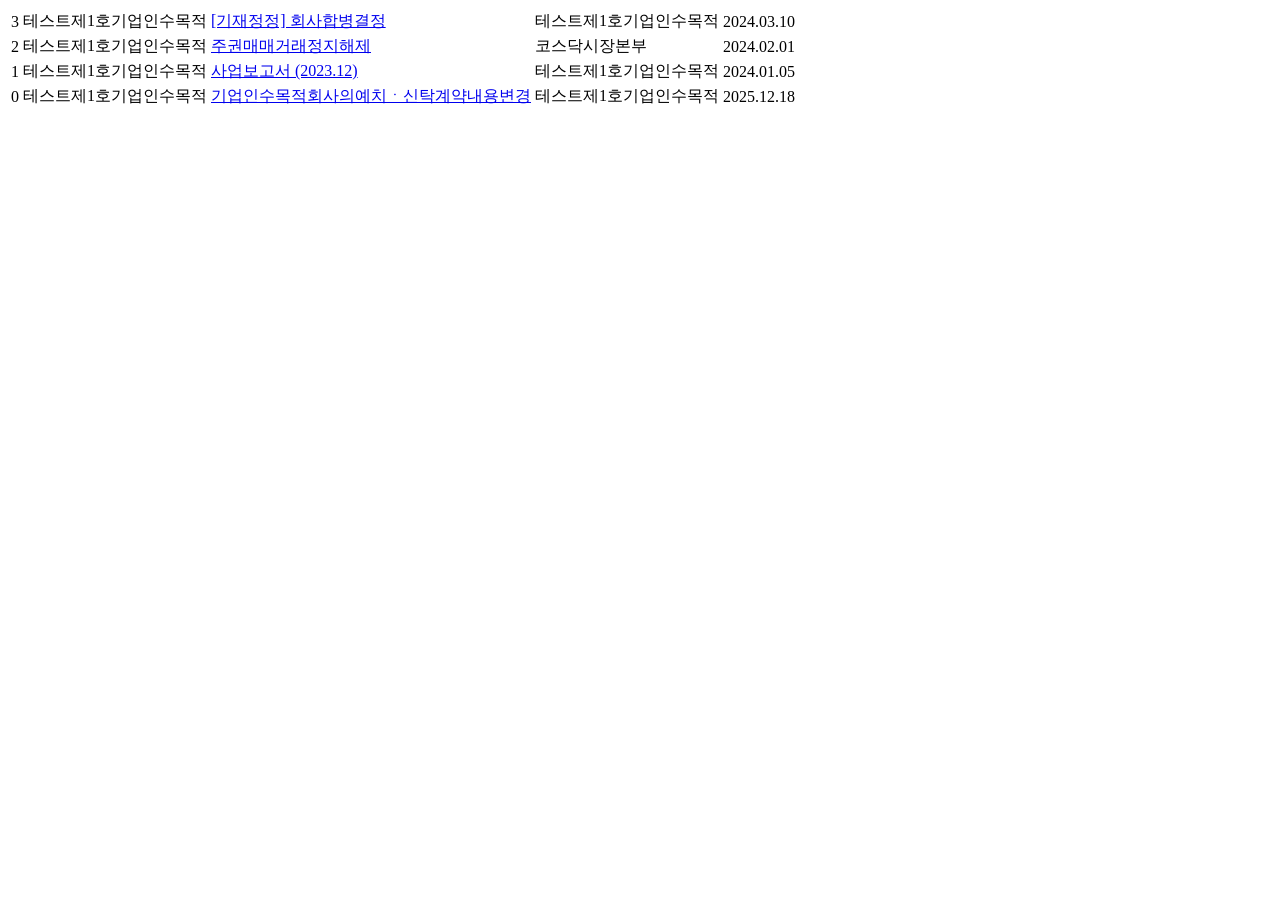
<file: tests/fixtures/dart_disclosures.html>
<!-- synthetic fixture: mimics the DART detailSearch.ax result table structure
     expected by spac_hunter.sources.dart.fetch_dart_disclosures
     (tbody rows with >= 5 <td>; cells[1]=company, cells[2]=title link whose
     onclick carries openReportViewer('<receiptNo>'), cells[3]=submitter,
     cells[4]=date "YYYY.MM.DD"). Not real DART markup. -->
<html>
<body>
<table>
  <tbody>
    <tr>
      <td>3</td>
      <td>테스트제1호기업인수목적</td>
      <td><a href="#" onclick="openReportViewer('20240310900003'); return false;">[기재정정] 회사합병결정</a></td>
      <td>테스트제1호기업인수목적</td>
      <td>2024.03.10</td>
    </tr>
    <tr>
      <td>2</td>
      <td>테스트제1호기업인수목적</td>
      <td><a href="#" onclick="openReportViewer('20240201900002'); return false;">주권매매거래정지해제</a></td>
      <td>코스닥시장본부</td>
      <td>2024.02.01</td>
    </tr>
    <tr>
      <td>1</td>
      <td>테스트제1호기업인수목적</td>
      <td><a href="#" onclick="openReportViewer('20240105900001'); return false;">사업보고서 (2023.12)</a></td>
      <td>테스트제1호기업인수목적</td>
      <td>2024.01.05</td>
    </tr>
    <tr>
      <td>0</td>
      <td>테스트제1호기업인수목적</td>
      <td><a href="#" onclick="openReportViewer('20251218900249'); return false;">기업인수목적회사의예치ㆍ신탁계약내용변경</a></td>
      <td>테스트제1호기업인수목적</td>
      <td>2025.12.18</td>
    </tr>
  </tbody>
</table>
</body>
</html>
</file>
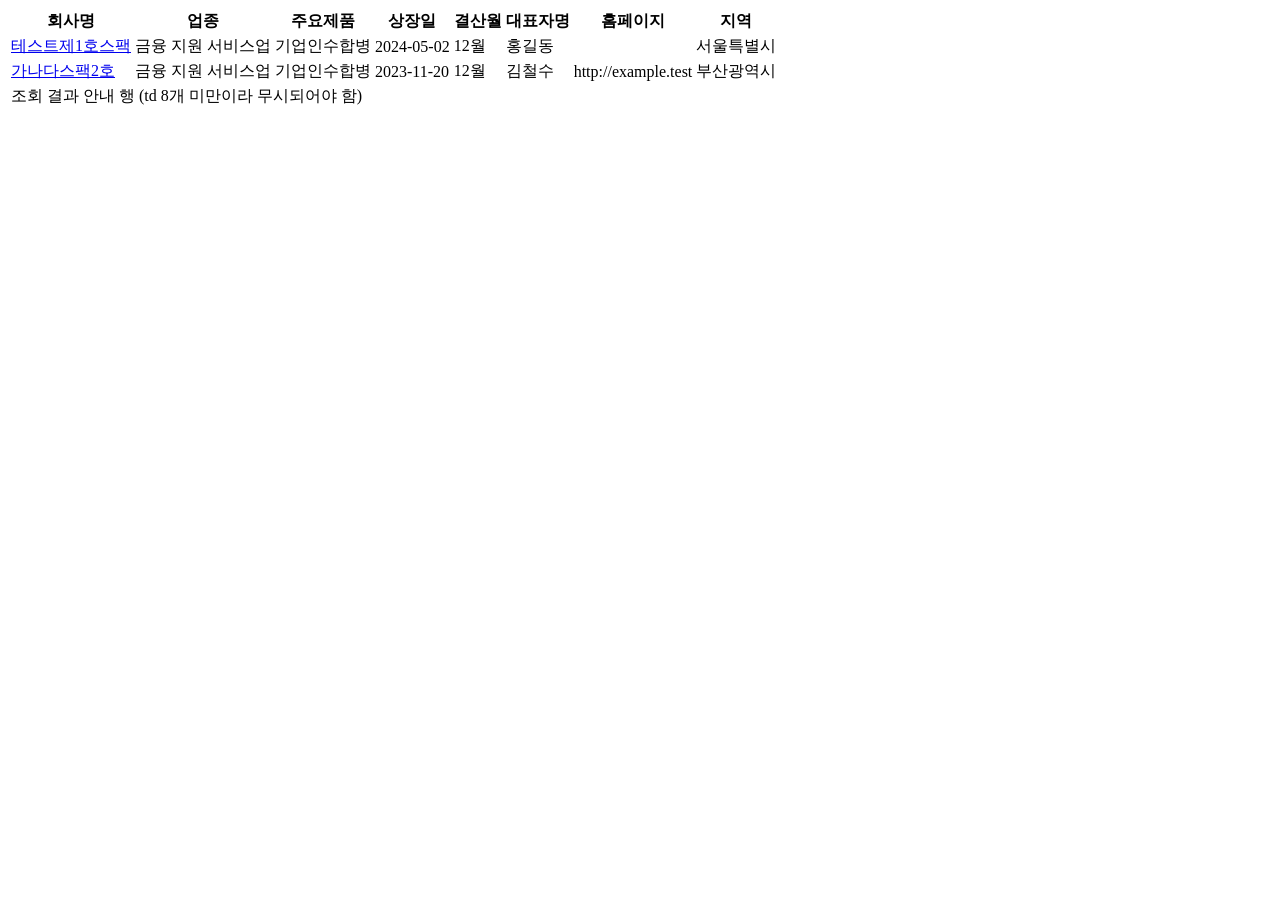
<file: tests/fixtures/kind_corp_list.html>
<!-- synthetic fixture: mimics the KIND corpList.do response table structure
     expected by spac_hunter.sources.kind.fetch_kind_listed_companies
     (rows with >= 8 <td> cells; cells[0] holds the short name link and a
     title attribute with the full corporate name). Not real KIND markup. -->
<html>
<body>
<table>
  <thead>
    <tr>
      <th>회사명</th><th>업종</th><th>주요제품</th><th>상장일</th>
      <th>결산월</th><th>대표자명</th><th>홈페이지</th><th>지역</th>
    </tr>
  </thead>
  <tbody>
    <tr>
      <td title="테스트제1호기업인수목적 주식회사"><a href="#" onclick="companysummary_open('000001'); return false;">테스트제1호스팩</a></td>
      <td>금융 지원 서비스업</td>
      <td>기업인수합병</td>
      <td>2024-05-02</td>
      <td>12월</td>
      <td>홍길동</td>
      <td></td>
      <td>서울특별시</td>
    </tr>
    <tr>
      <td title="가나다스팩2호 주식회사"><a href="#" onclick="companysummary_open('000002'); return false;">가나다스팩2호</a></td>
      <td>금융 지원 서비스업</td>
      <td>기업인수합병</td>
      <td>2023-11-20</td>
      <td>12월</td>
      <td>김철수</td>
      <td>http://example.test</td>
      <td>부산광역시</td>
    </tr>
    <tr>
      <td colspan="8">조회 결과 안내 행 (td 8개 미만이라 무시되어야 함)</td>
    </tr>
  </tbody>
</table>
</body>
</html>
</file>
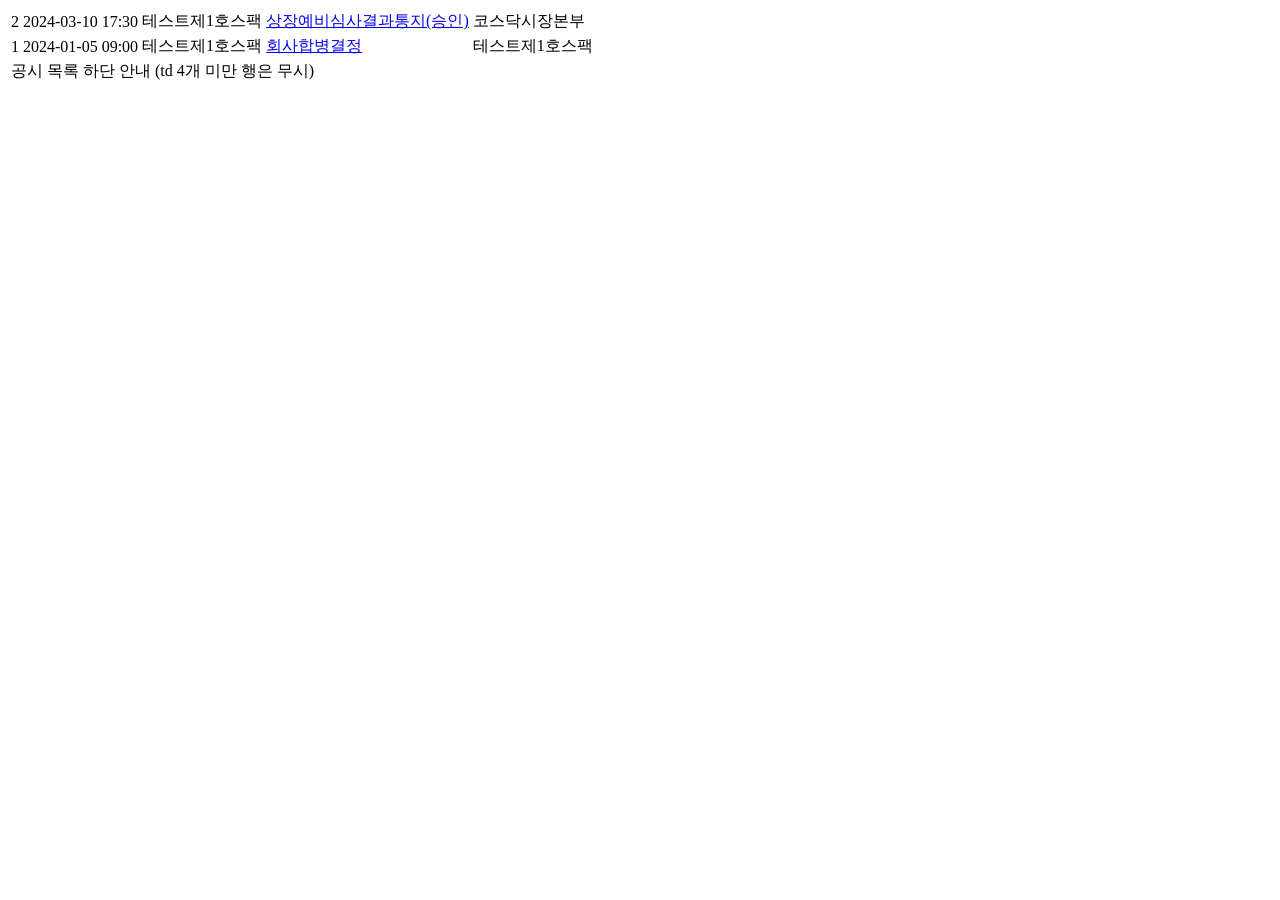
<file: tests/fixtures/kind_disclosures.html>
<!-- synthetic fixture: mimics the KIND searchdisclosurebycorp.do row structure
     expected by spac_hunter.sources.kind.fetch_kind_disclosures
     (rows with >= 4 <td>; cells[1]=date, cells[2]=company, cells[3]=title link
     whose onclick carries openDisclsViewer('<receiptNo>'), cells[4]=submitter).
     Not real KIND markup. -->
<html>
<body>
<table>
  <tbody>
    <tr>
      <td>2</td>
      <td>2024-03-10 17:30</td>
      <td>테스트제1호스팩</td>
      <td><a href="#" title="상장예비심사결과통지(승인)" onclick="openDisclsViewer('20240310000002'); return false;">상장예비심사결과통지(승인)</a></td>
      <td>코스닥시장본부</td>
    </tr>
    <tr>
      <td>1</td>
      <td>2024-01-05 09:00</td>
      <td>테스트제1호스팩</td>
      <td><a href="#" title="회사합병결정" onclick="openDisclsViewer('20240105000001'); return false;">회사합병결정</a></td>
      <td>테스트제1호스팩</td>
    </tr>
    <tr>
      <td colspan="4">공시 목록 하단 안내 (td 4개 미만 행은 무시)</td>
    </tr>
  </tbody>
</table>
</body>
</html>
</file>
<file: assets/vc-tokens.css>
/* vc-tokens.css v1.0.0 — Value Compass ecosystem design tokens.
 * Canonical copy: value-invest/static/ecosystem/vc-tokens.css (values = hub static/css/base.css).
 * Vendored byte-identical into sibling repos by scripts/sync-ecosystem.mjs — do not edit copies.
 * Contract: the --vc- prefix is stable. Names are only ever added, never renamed or removed.
 * Market direction follows the Korean convention: up = red, down = blue.
 */
:root {
  color-scheme: light;
  /* brand & tool accent (each tool may override --vc-tool-accent) */
  --vc-brand: #2563eb; --vc-brand-hover: #1d4ed8; --vc-brand-soft: #dbeafe;
  --vc-tool-accent: var(--vc-brand);
  --vc-link: #1d4ed8;
  /* surfaces */
  --vc-bg: #f5f5f5; --vc-surface: #ffffff; --vc-surface-2: #f1f5f9;
  --vc-surface-muted: rgba(148, 163, 184, 0.10);
  --vc-border: #e0e0e0; --vc-border-strong: #cbd5e1;
  --vc-overlay-bg: rgba(15, 23, 42, 0.48);
  /* text */
  --vc-text: #1a1a1a; --vc-text-muted: #666666; --vc-text-faint: #8b93a0;
  /* market direction */
  --vc-up: #b91c1c; --vc-down: #1d4ed8; --vc-flat: #6b7280;
  --vc-up-tint: rgba(220, 38, 38, 0.10); --vc-down-tint: rgba(37, 99, 235, 0.10);
  /* status (independent of market direction) */
  --vc-success: #059669; --vc-warning: #d97706; --vc-danger: #dc2626; --vc-info: #64748b;
  /* shape */
  --vc-radius-sm: 6px; --vc-radius-md: 8px; --vc-radius-lg: 10px; --vc-radius-xl: 12px;
  --vc-space-1: 4px; --vc-space-2: 8px; --vc-space-3: 12px; --vc-space-4: 16px; --vc-space-5: 20px; --vc-space-6: 24px;
  --vc-shadow-sm: 0 1px 2px rgba(15, 23, 42, 0.05);
  --vc-shadow-md: 0 4px 16px rgba(15, 23, 42, 0.08);
  --vc-shadow-lg: 0 8px 32px rgba(15, 23, 42, 0.16);
  --vc-focus-ring: 0 0 0 3px rgba(37, 99, 235, 0.15);
  /* type */
  --vc-font-sans: -apple-system, BlinkMacSystemFont, 'Segoe UI', 'Apple SD Gothic Neo', 'Malgun Gothic', sans-serif;
  --vc-font-mono: 'Cascadia Code', 'Consolas', monospace;
  --vc-font-numeric: tabular-nums;
  /* ecosystem bar */
  --vc-bar-h: 40px;
}
:root[data-theme="dark"] {
  color-scheme: dark;
  --vc-brand: #3b82f6; --vc-brand-hover: #60a5fa; --vc-brand-soft: #1e3a5f;
  --vc-link: #60a5fa;
  --vc-bg: #0f172a; --vc-surface: #1e293b; --vc-surface-2: #273449;
  --vc-surface-muted: rgba(148, 163, 184, 0.14);
  --vc-border: #334155; --vc-border-strong: #475569;
  --vc-overlay-bg: rgba(0, 0, 0, 0.55);
  --vc-text: #e2e8f0; --vc-text-muted: #94a3b8; --vc-text-faint: #64748b;
  --vc-up: #fca5a5; --vc-down: #93c5fd; --vc-flat: #94a3b8;
  --vc-up-tint: rgba(220, 38, 38, 0.18); --vc-down-tint: rgba(37, 99, 235, 0.18);
  --vc-success: #34d399; --vc-warning: #fbbf24; --vc-danger: #f87171; --vc-info: #94a3b8;
  --vc-shadow-sm: 0 1px 2px rgba(0, 0, 0, 0.30);
  --vc-shadow-md: 0 4px 16px rgba(0, 0, 0, 0.40);
  --vc-shadow-lg: 0 8px 32px rgba(0, 0, 0, 0.50);
  --vc-focus-ring: 0 0 0 3px rgba(96, 165, 250, 0.28);
}
/* Auto mode (no explicit light/dark on <html>, e.g. bond-mate "auto", index-popup "system"):
 * follow the OS. Declarations below MUST equal the [data-theme="dark"] block above —
 * scripts/sync-ecosystem.mjs verifies this. */
@media (prefers-color-scheme: dark) {
  :root:not([data-theme="light"]):not([data-theme="dark"]) {
    color-scheme: dark;
    --vc-brand: #3b82f6; --vc-brand-hover: #60a5fa; --vc-brand-soft: #1e3a5f;
    --vc-link: #60a5fa;
    --vc-bg: #0f172a; --vc-surface: #1e293b; --vc-surface-2: #273449;
    --vc-surface-muted: rgba(148, 163, 184, 0.14);
    --vc-border: #334155; --vc-border-strong: #475569;
    --vc-overlay-bg: rgba(0, 0, 0, 0.55);
    --vc-text: #e2e8f0; --vc-text-muted: #94a3b8; --vc-text-faint: #64748b;
    --vc-up: #fca5a5; --vc-down: #93c5fd; --vc-flat: #94a3b8;
    --vc-up-tint: rgba(220, 38, 38, 0.18); --vc-down-tint: rgba(37, 99, 235, 0.18);
    --vc-success: #34d399; --vc-warning: #fbbf24; --vc-danger: #f87171; --vc-info: #94a3b8;
    --vc-shadow-sm: 0 1px 2px rgba(0, 0, 0, 0.30);
    --vc-shadow-md: 0 4px 16px rgba(0, 0, 0, 0.40);
    --vc-shadow-lg: 0 8px 32px rgba(0, 0, 0, 0.50);
    --vc-focus-ring: 0 0 0 3px rgba(96, 165, 250, 0.28);
  }
}
/* <vc-shell> reserves its bar height before the script upgrades it (no layout shift). */
vc-shell { display: block; min-height: var(--vc-bar-h); }
html[data-embed] vc-shell, vc-shell[hidden] { display: none; min-height: 0; }
@media print { vc-shell { display: none; min-height: 0; } }
</file>
<file: assets/style.css>
:root {
  color-scheme: light;
  --bg: #f4f7fb;
  --surface: #ffffff;
  --surface2: #eef3f8;
  --surface3: #e6edf5;
  --border: #d6dfeb;
  --soft-border: rgba(24, 38, 58, 0.1);
  --text: #172033;
  --muted: #667085;
  --faint: #8a94a6;
  --accent: #0b7285;
  --accent2: #315bdb;
  --green: #18864f;
  --red: #c4483e;
  --amber: #ad7200;
  --blue: #2563eb;
  --shadow: 0 18px 40px rgba(30, 44, 66, 0.08);
  --card-shadow: 0 8px 20px rgba(30, 44, 66, 0.06);
  --chart-grid: rgba(23, 32, 51, 0.08);
  --ipo-line: rgba(196, 72, 62, 0.72);
  --ratio-line: #0b7285;
}

:root[data-theme="dark"] {
  color-scheme: dark;
  --bg: #10141c;
  --surface: #171d28;
  --surface2: #202836;
  --surface3: #293244;
  --border: #303b50;
  --soft-border: rgba(255, 255, 255, 0.08);
  --text: #e8edf7;
  --muted: #9aa5b7;
  --faint: #7c879b;
  --accent: #3aa7b8;
  --accent2: #83a1ff;
  --green: #4fca83;
  --red: #f06f67;
  --amber: #e0a83c;
  --blue: #7aa7ff;
  --shadow: 0 18px 42px rgba(0, 0, 0, 0.28);
  --card-shadow: 0 8px 22px rgba(0, 0, 0, 0.2);
  --chart-grid: rgba(255, 255, 255, 0.08);
  --ipo-line: rgba(240, 111, 103, 0.74);
  --ratio-line: #59c2cf;
}

/* Value Compass 생태계 토큰 alias (1단계: 방향색·폰트만, 표면·accent는 그대로).
   한국 관례 상승=빨강(--red), 하락=파랑(--blue)을 생태계 공용 --vc-up/--vc-down에 맞춘다.
   vc-tokens.css가 로드되지 않으면 괄호 안의 기존 값을 쓴다. */
:root {
  --red: var(--vc-up, #c4483e);
  --blue: var(--vc-down, #2563eb);
}

:root[data-theme="dark"] {
  --red: var(--vc-up, #f06f67);
  --blue: var(--vc-down, #7aa7ff);
}

* {
  box-sizing: border-box;
}

html {
  background: var(--bg);
}

body {
  margin: 0;
  min-height: 100vh;
  background: var(--bg);
  color: var(--text);
  font-family: var(--vc-font-sans, -apple-system, BlinkMacSystemFont, "Segoe UI", "Noto Sans KR", sans-serif);
  line-height: 1.45;
}

button,
input,
select {
  font: inherit;
}

button {
  color: inherit;
}

.app-header {
  border-bottom: 1px solid var(--border);
  background: color-mix(in srgb, var(--surface) 88%, transparent);
  position: sticky;
  top: 0;
  z-index: 20;
  backdrop-filter: blur(16px);
}

.header-inner {
  width: min(1500px, calc(100% - 48px));
  margin: 0 auto;
  padding: 18px 0 14px;
  display: flex;
  align-items: flex-start;
  justify-content: space-between;
  gap: 18px;
}

.brand-block h1 {
  margin: 0;
  font-size: 23px;
  line-height: 1.15;
  font-weight: 760;
  letter-spacing: 0;
}

.updated {
  margin-top: 5px;
  color: var(--muted);
  font-size: 13px;
}

.new-badge {
  display: inline-flex;
  align-items: center;
  padding: 2px 6px;
  border-radius: 5px;
  background: #a33810;
  color: #fff;
  font-size: 10px;
  font-weight: 800;
  letter-spacing: .04em;
  vertical-align: middle;
  white-space: nowrap;
}

.event-news-panel {
  margin: 16px 0 20px;
  padding: 18px;
  border: 1px solid var(--border);
  border-radius: 14px;
  background: var(--surface);
}

.event-news-panel.has-news {
  border-color: var(--accent);
  border-left: 5px solid var(--accent);
  background: color-mix(in srgb, var(--accent) 5%, var(--surface));
}

.event-news-header, .event-news-item, .event-news-actions {
  display: flex;
  align-items: center;
  justify-content: space-between;
  gap: 12px;
}

.event-news-header h2 { margin: 0; font-size: 18px; }
#eventNewsCount { color: var(--accent); font-size: 15px; }
.event-news-hint, .event-news-detail, .event-news-empty { color: var(--muted); font-size: 12px; }
.event-news-hint { margin: 8px 0 12px; }
.event-news-list { list-style: none; margin: 0; padding: 0; max-height: 360px; overflow-y: auto; }
.event-news-item { padding: 12px 0; border-top: 1px solid var(--border); }
.event-news-content { min-width: 0; overflow-wrap: anywhere; }
.event-news-title { display: flex; flex-wrap: wrap; align-items: center; gap: 7px; }
.event-news-title time { color: var(--muted); font-size: 12px; }
.event-news-detail { margin-top: 5px; }
.event-news-actions { flex-shrink: 0; gap: 6px; }
.event-news-actions .button { text-decoration: none; min-height: 44px; display: inline-flex; align-items: center; }
#selectedName { scroll-margin-top: 160px; }
@media (max-width: 700px) {
  .event-news-item { align-items: flex-start; flex-direction: column; gap: 8px; }
  .event-news-actions { flex-wrap: wrap; }
  .event-news-panel { padding: 14px; }
}

.header-actions {
  display: flex;
  align-items: center;
  gap: 8px;
  flex-wrap: wrap;
  justify-content: flex-end;
}

.hub-link {
  display: inline-flex;
  align-items: center;
  min-height: 32px;
  padding: 4px 6px;
  color: var(--muted);
  font-size: 12.5px;
  text-decoration: none;
  transition: color 0.15s;
}

.hub-link:hover {
  color: var(--accent);
}

/* <vc-shell> 업그레이드 전(스크립트 차단·로드 실패) light DOM 폴백 링크 */
vc-shell > .hub-link {
  min-height: var(--vc-bar-h, 40px);
  padding: 4px 16px;
}

.button {
  border: 1px solid var(--border);
  background: var(--surface);
  color: var(--text);
  border-radius: 8px;
  min-height: 38px;
  padding: 8px 12px;
  font-size: 13px;
  font-weight: 650;
  cursor: pointer;
  transition: border-color 0.15s, background 0.15s, color 0.15s, transform 0.15s;
}

.button:hover {
  border-color: var(--accent);
  background: var(--surface2);
}

.button:active {
  transform: translateY(1px);
}

.container {
  width: min(1500px, calc(100% - 48px));
  margin: 0 auto;
  padding: 22px 0 40px;
}

.snapshot {
  display: grid;
  grid-template-columns: repeat(6, minmax(0, 1fr));
  gap: 12px;
  margin-bottom: 16px;
}

.metric-card {
  min-height: 116px;
  border: 1px solid var(--soft-border);
  background: var(--surface);
  border-radius: 8px;
  padding: 16px;
  box-shadow: var(--card-shadow);
  display: flex;
  flex-direction: column;
  justify-content: space-between;
  overflow: hidden;
}

.metric-card.primary {
  background:
    linear-gradient(135deg, color-mix(in srgb, var(--accent) 10%, transparent), transparent 62%),
    var(--surface);
  border-color: color-mix(in srgb, var(--accent) 32%, var(--border));
}

.metric-label {
  color: var(--muted);
  font-size: 12px;
  font-weight: 700;
}

.metric-value {
  margin-top: 8px;
  font-size: 32px;
  line-height: 1;
  font-weight: 780;
  font-variant-numeric: tabular-nums;
}

.metric-subvalue {
  margin-top: 8px;
  color: var(--text);
  font-size: 13px;
  font-weight: 700;
  font-variant-numeric: tabular-nums;
}

.metric-detail {
  color: var(--faint);
  font-size: 12px;
  margin-top: 9px;
  white-space: nowrap;
  overflow: hidden;
  text-overflow: ellipsis;
}

.metric-value.small {
  font-size: 24px;
}

.market-stats {
  display: grid;
  gap: 16px;
  margin-bottom: 16px;
}

.stats-panels {
  display: grid;
  grid-template-columns: minmax(360px, 1.1fr) minmax(360px, 1.05fr) minmax(300px, 0.85fr);
  gap: 16px;
}

.stats-panel {
  border: 1px solid var(--border);
  background: var(--surface);
  border-radius: 8px;
  box-shadow: var(--card-shadow);
  overflow: hidden;
}

.stats-panel-body {
  padding: 13px 15px 15px;
}

.stats-chart {
  height: 188px;
}

.stats-chart canvas {
  width: 100%;
  height: 100%;
  display: block;
}

.return-trend-panel .panel-header {
  flex-wrap: wrap;
}

.return-trend-panel .stats-chart {
  height: 220px;
}

.bar-list {
  display: grid;
  gap: 9px;
}

.bar-row {
  display: grid;
  grid-template-columns: 58px 1fr auto;
  align-items: center;
  gap: 9px;
  min-height: 23px;
}

.bar-label,
.bar-value {
  color: var(--muted);
  font-size: 11px;
  font-weight: 720;
  font-variant-numeric: tabular-nums;
}

.bar-track {
  height: 9px;
  border-radius: 999px;
  background: var(--surface2);
  overflow: hidden;
  display: flex;
}

.bar-segment {
  min-width: 2px;
  height: 100%;
}

.bar-segment.applied {
  background: var(--blue);
}

.bar-segment.listing {
  background: var(--amber);
}

.bar-segment.confirmed {
  background: var(--green);
}

.bar-segment.canceled {
  background: var(--red);
}

.stats-kv {
  display: grid;
  grid-template-columns: 1fr auto;
  gap: 9px 14px;
  align-items: baseline;
}

.stats-kv dt {
  color: var(--muted);
  font-size: 12px;
  font-weight: 700;
}

.stats-kv dd {
  margin: 0;
  font-size: 13px;
  font-weight: 760;
  font-variant-numeric: tabular-nums;
  text-align: right;
}

.stats-note {
  margin-top: 12px;
  color: var(--faint);
  font-size: 11px;
}

.toolbar {
  border: 1px solid var(--border);
  background: var(--surface);
  border-radius: 8px;
  padding: 12px;
  display: grid;
  grid-template-columns: 1fr auto auto;
  align-items: center;
  gap: 12px;
  margin-bottom: 16px;
}

.segments {
  display: flex;
  align-items: center;
  gap: 6px;
  flex-wrap: wrap;
}

.segment {
  border: 1px solid var(--border);
  background: var(--surface2);
  border-radius: 8px;
  padding: 8px 10px;
  min-height: 36px;
  color: var(--muted);
  font-size: 12px;
  font-weight: 720;
  cursor: pointer;
}

.segment.active {
  color: #fff;
  border-color: var(--accent);
  background: var(--accent);
}

.control {
  border: 1px solid var(--border);
  background: var(--surface2);
  color: var(--text);
  border-radius: 8px;
  min-height: 38px;
  padding: 8px 10px;
  font-size: 13px;
  outline: none;
}

.control:focus {
  border-color: var(--accent);
  box-shadow: 0 0 0 3px color-mix(in srgb, var(--accent) 18%, transparent);
}

.search-control {
  width: 220px;
}

.dashboard-grid {
  display: grid;
  grid-template-columns: minmax(270px, 0.78fr) minmax(460px, 1.35fr) minmax(280px, 0.82fr);
  gap: 16px;
  align-items: stretch;
}

.dashboard-grid > .panel {
  min-height: 0;
}

.dashboard-grid > .panel:first-child {
  display: flex;
  flex-direction: column;
}

.panel {
  border: 1px solid var(--border);
  background: var(--surface);
  border-radius: 8px;
  box-shadow: var(--card-shadow);
  overflow: hidden;
}

.panel-header {
  padding: 14px 15px;
  border-bottom: 1px solid var(--border);
  display: flex;
  align-items: center;
  justify-content: space-between;
  gap: 10px;
}

.panel-title {
  margin: 0;
  font-size: 15px;
  font-weight: 760;
}

.panel-sub {
  color: var(--muted);
  font-size: 12px;
  font-variant-numeric: tabular-nums;
}

.spac-list {
  flex: 1 1 0;
  min-height: 0;
  max-height: none;
  overflow: auto;
}

.spac-card {
  width: 100%;
  border: 0;
  border-bottom: 1px solid var(--soft-border);
  background: transparent;
  text-align: left;
  padding: 13px 14px;
  cursor: pointer;
  display: block;
}

.spac-card:hover {
  background: color-mix(in srgb, var(--accent) 7%, transparent);
}

.spac-card.active {
  background: color-mix(in srgb, var(--accent) 12%, transparent);
  box-shadow: inset 3px 0 0 var(--accent);
}

.spac-card-top {
  display: grid;
  grid-template-columns: 1fr auto;
  gap: 10px;
  align-items: start;
}

.spac-name {
  font-size: 13px;
  font-weight: 760;
  overflow: hidden;
  text-overflow: ellipsis;
  white-space: nowrap;
}

.code {
  color: var(--faint);
  font-size: 11px;
  margin-top: 2px;
  font-variant-numeric: tabular-nums;
}

.price {
  text-align: right;
  font-size: 15px;
  font-weight: 780;
  font-variant-numeric: tabular-nums;
}

.ratio {
  text-align: right;
  margin-top: 2px;
  color: var(--muted);
  font-size: 12px;
  font-weight: 680;
  font-variant-numeric: tabular-nums;
}

.card-date {
  text-align: right;
  margin-top: 2px;
  color: var(--muted);
  font-size: 11px;
  font-weight: 680;
  font-variant-numeric: tabular-nums;
}

.spac-card-metrics {
  display: flex;
  flex-wrap: wrap;
  gap: 6px 10px;
  margin-top: 9px;
  color: var(--faint);
  font-size: 11px;
  font-weight: 720;
  font-variant-numeric: tabular-nums;
}

.badge-row {
  display: flex;
  flex-wrap: wrap;
  gap: 5px;
  margin-top: 9px;
}

.badge {
  display: inline-flex;
  align-items: center;
  border: 1px solid var(--border);
  border-radius: 999px;
  padding: 2px 7px;
  min-height: 21px;
  font-size: 11px;
  font-weight: 700;
  color: var(--muted);
  background: var(--surface2);
}

.badge.red {
  color: var(--red);
  border-color: color-mix(in srgb, var(--red) 32%, var(--border));
  background: color-mix(in srgb, var(--red) 8%, transparent);
}

.badge.green {
  color: var(--green);
  border-color: color-mix(in srgb, var(--green) 32%, var(--border));
  background: color-mix(in srgb, var(--green) 8%, transparent);
}

.badge.amber {
  color: var(--amber);
  border-color: color-mix(in srgb, var(--amber) 36%, var(--border));
  background: color-mix(in srgb, var(--amber) 10%, transparent);
}

.badge.blue {
  color: var(--blue);
  border-color: color-mix(in srgb, var(--blue) 32%, var(--border));
  background: color-mix(in srgb, var(--blue) 8%, transparent);
}

.detail-panel {
  min-height: 560px;
}

.selected-summary {
  padding: 16px;
  display: grid;
  grid-template-columns: 1fr auto;
  gap: 16px;
}

.selected-name {
  margin: 0;
  font-size: 22px;
  line-height: 1.2;
  font-weight: 780;
}

.selected-meta {
  color: var(--muted);
  font-size: 13px;
  margin-top: 5px;
}

.selected-price {
  text-align: right;
  font-size: 28px;
  line-height: 1;
  font-weight: 800;
  font-variant-numeric: tabular-nums;
}

.selected-change {
  margin-top: 6px;
  font-size: 13px;
  font-weight: 700;
  text-align: right;
  font-variant-numeric: tabular-nums;
}

.stat-grid {
  display: grid;
  grid-template-columns: repeat(4, 1fr);
  gap: 8px;
  padding: 0 16px 16px;
}

.mini-stat {
  border: 1px solid var(--soft-border);
  background: var(--surface2);
  border-radius: 8px;
  padding: 10px;
  min-height: 74px;
}

.mini-label {
  color: var(--muted);
  font-size: 11px;
  font-weight: 700;
}

.mini-value {
  margin-top: 7px;
  font-size: 18px;
  font-weight: 780;
  font-variant-numeric: tabular-nums;
}

.chart-toolbar {
  padding: 12px 16px;
  border-top: 1px solid var(--border);
  border-bottom: 1px solid var(--border);
  display: flex;
  align-items: center;
  justify-content: space-between;
  gap: 10px;
}

.periods {
  display: flex;
  gap: 6px;
}

.period-btn {
  border: 1px solid var(--border);
  background: var(--surface2);
  color: var(--muted);
  border-radius: 7px;
  min-width: 44px;
  min-height: 30px;
  font-size: 12px;
  font-weight: 720;
  cursor: pointer;
}

.period-btn.active {
  color: #fff;
  background: var(--accent2);
  border-color: var(--accent2);
}

.chart-wrap {
  height: 226px;
  padding: 14px 16px 12px;
}

#ratioChart {
  width: 100%;
  height: 100%;
  display: block;
}

.legend {
  display: flex;
  align-items: center;
  gap: 12px;
  color: var(--muted);
  font-size: 12px;
  font-weight: 650;
}

.legend-item {
  display: inline-flex;
  align-items: center;
  gap: 6px;
}

.legend-line {
  width: 20px;
  height: 3px;
  border-radius: 2px;
  background: var(--ratio-line);
}

.legend-line.ipo {
  background: repeating-linear-gradient(to right, var(--ipo-line) 0 5px, transparent 5px 9px);
}

.analysis-strip {
  display: grid;
  grid-template-columns: repeat(3, 1fr);
  border-top: 1px solid var(--border);
}

.analysis-box {
  padding: 13px 16px;
  min-height: 86px;
  border-right: 1px solid var(--border);
}

.analysis-box:last-child {
  border-right: 0;
}

.analysis-label {
  color: var(--muted);
  font-size: 12px;
  font-weight: 700;
}

.analysis-value {
  margin-top: 6px;
  font-size: 20px;
  font-weight: 780;
  font-variant-numeric: tabular-nums;
}

.analysis-note {
  margin-top: 4px;
  color: var(--faint);
  font-size: 11px;
}

.record-block {
  border-top: 1px solid var(--border);
  padding: 14px 16px 16px;
}

.record-head {
  display: flex;
  align-items: center;
  justify-content: space-between;
  gap: 10px;
  margin-bottom: 10px;
}

.record-list {
  display: grid;
  gap: 9px;
}

.record-item {
  border: 1px solid var(--soft-border);
  border-radius: 8px;
  padding: 10px;
  background: var(--surface2);
}

.record-top {
  display: flex;
  justify-content: space-between;
  gap: 10px;
  align-items: flex-start;
}

.record-title {
  font-size: 12px;
  font-weight: 760;
}

.record-date {
  color: var(--muted);
  font-size: 11px;
  font-weight: 720;
  font-variant-numeric: tabular-nums;
  white-space: nowrap;
}

.record-metrics {
  display: grid;
  grid-template-columns: repeat(4, 1fr);
  gap: 8px;
  margin-top: 9px;
}

.record-metric {
  min-width: 0;
}

.record-label {
  color: var(--muted);
  font-size: 11px;
  font-weight: 700;
}

.record-value {
  margin-top: 3px;
  font-size: 12px;
  font-weight: 760;
  font-variant-numeric: tabular-nums;
}

.timeline-list {
  padding: 8px 14px 14px;
  max-height: 308px;
  overflow: auto;
}

.timeline-item {
  display: grid;
  grid-template-columns: 84px 1fr;
  gap: 10px;
  padding: 11px 0;
  border-bottom: 1px solid var(--soft-border);
}

.timeline-date {
  color: var(--muted);
  font-size: 12px;
  font-weight: 720;
  font-variant-numeric: tabular-nums;
}

.timeline-title {
  font-size: 13px;
  font-weight: 760;
}

.timeline-detail {
  margin-top: 3px;
  color: var(--faint);
  font-size: 12px;
}

.link-list {
  padding: 0 14px 14px;
  display: grid;
  gap: 8px;
}

.source-link {
  display: flex;
  justify-content: space-between;
  gap: 10px;
  align-items: center;
  min-height: 38px;
  border: 1px solid var(--border);
  border-radius: 8px;
  padding: 8px 10px;
  color: var(--text);
  background: var(--surface2);
  text-decoration: none;
  font-size: 12px;
  font-weight: 720;
}

.source-link span:last-child {
  color: var(--muted);
  font-weight: 680;
}

.table-section {
  margin-top: 16px;
  border: 1px solid var(--border);
  background: var(--surface);
  border-radius: 8px;
  box-shadow: var(--card-shadow);
  overflow: hidden;
}

.table-head {
  padding: 15px 16px;
  border-bottom: 1px solid var(--border);
  display: flex;
  align-items: center;
  justify-content: space-between;
  gap: 10px;
}

.table-wrap {
  overflow: auto;
}

table {
  width: 100%;
  min-width: 980px;
  border-collapse: collapse;
}

th,
td {
  padding: 11px 12px;
  border-bottom: 1px solid var(--soft-border);
  font-size: 13px;
  vertical-align: middle;
}

th {
  color: var(--muted);
  text-align: left;
  background: var(--surface2);
  font-size: 11px;
  font-weight: 780;
  position: sticky;
  top: 0;
  z-index: 1;
}

th.sortable {
  cursor: pointer;
}

th.sortable::after {
  content: " ↕";
  color: var(--faint);
  font-weight: 500;
}

th.sorted-asc::after {
  content: " ↑";
  color: var(--accent);
}

th.sorted-desc::after {
  content: " ↓";
  color: var(--accent);
}

td.numeric,
th.numeric {
  text-align: right;
  font-variant-numeric: tabular-nums;
}

tbody tr {
  cursor: pointer;
}

tbody tr:hover {
  background: color-mix(in srgb, var(--accent) 6%, transparent);
}

tbody tr.active {
  background: color-mix(in srgb, var(--accent) 11%, transparent);
}

.positive {
  color: var(--red);
}

.negative {
  color: var(--blue);
}

.good {
  color: var(--green);
}

.warn {
  color: var(--amber);
}

.danger {
  color: var(--red);
}

.empty {
  padding: 24px 16px;
  color: var(--muted);
  font-size: 13px;
  text-align: center;
}

@media (max-width: 1180px) {
  .snapshot {
    grid-template-columns: repeat(3, 1fr);
  }

  .stats-panels {
    grid-template-columns: 1fr;
  }

  .dashboard-grid {
    grid-template-columns: 1fr;
  }

  .spac-list {
    flex: none;
    max-height: 430px;
  }

  .detail-panel {
    min-height: auto;
  }
}

@media (max-width: 760px) {
  .header-inner,
  .container {
    width: calc(100% - 28px);
  }

  .header-inner {
    flex-direction: column;
    align-items: stretch;
  }

  .header-actions {
    justify-content: flex-start;
  }

  .snapshot {
    grid-template-columns: 1fr;
  }

  .toolbar {
    grid-template-columns: 1fr;
  }

  .segments {
    display: grid;
    grid-template-columns: 1fr;
  }

  .segment {
    width: 100%;
    padding-left: 8px;
    padding-right: 8px;
  }

  .search-control {
    width: 100%;
  }

  .selected-summary {
    grid-template-columns: 1fr;
  }

  .selected-price,
  .selected-change {
    text-align: left;
  }

  .stat-grid,
  .analysis-strip {
    grid-template-columns: 1fr;
  }

  .analysis-box {
    border-right: 0;
    border-bottom: 1px solid var(--border);
  }

  .analysis-box:last-child {
    border-bottom: 0;
  }

  .record-metrics {
    grid-template-columns: repeat(2, 1fr);
  }

  .chart-toolbar {
    align-items: flex-start;
    flex-direction: column;
  }

  .chart-wrap {
    height: 250px;
  }
}

/* ===== 추가 스타일: 신선도 배너 / 금리 시뮬레이션 / 스파크라인 / CSV / 주관사 패널 ===== */

.alert-banner {
  border: 1px solid color-mix(in srgb, var(--amber) 45%, var(--border));
  background: color-mix(in srgb, var(--amber) 12%, var(--surface));
  color: var(--text);
  border-radius: 8px;
  padding: 11px 14px;
  margin-bottom: 16px;
  font-size: 13px;
}

.alert-banner[hidden] {
  display: none;
}

.alert-banner .alert-line {
  font-weight: 680;
}

.alert-banner .alert-line + .alert-line {
  margin-top: 4px;
}

.alert-banner details {
  margin-top: 6px;
  color: var(--muted);
  font-size: 12px;
}

.alert-banner summary {
  cursor: pointer;
  font-weight: 680;
}

.alert-banner ul {
  margin: 6px 0 0;
  padding-left: 18px;
}

.alert-banner li {
  margin-top: 2px;
}

.button.small {
  min-height: 30px;
  padding: 5px 10px;
  font-size: 12px;
}

.table-head-actions {
  display: flex;
  align-items: center;
  gap: 10px;
}

.sim-block {
  border-top: 1px solid var(--border);
  padding: 14px 16px 16px;
}

.sim-head {
  display: flex;
  align-items: center;
  justify-content: space-between;
  gap: 10px;
  margin-bottom: 10px;
}

.sim-controls {
  display: flex;
  align-items: center;
  gap: 12px;
}

.sim-controls input[type="range"] {
  flex: 1;
  min-width: 120px;
  accent-color: var(--accent);
}

.sim-rate {
  min-width: 76px;
  text-align: right;
  font-size: 13px;
  font-weight: 760;
  font-variant-numeric: tabular-nums;
}

.sim-results {
  display: grid;
  grid-template-columns: repeat(3, 1fr);
  gap: 8px;
  margin-top: 12px;
}

.sim-results .empty {
  grid-column: 1 / -1;
  padding: 14px;
}

.sim-note {
  margin-top: 8px;
  color: var(--faint);
  font-size: 11px;
}

td.spark-cell {
  width: 118px;
}

.spark {
  width: 110px;
  height: 26px;
  display: block;
}

.stats-panels.has-sponsor {
  grid-template-columns: repeat(auto-fit, minmax(380px, 1fr));
}

.sponsor-table {
  min-width: 0;
}

.sponsor-table th,
.sponsor-table td {
  padding: 7px 9px;
  font-size: 12px;
}

.sponsor-table th {
  position: static;
}

.sponsor-table tbody tr {
  cursor: default;
}

.sponsor-table tbody tr:hover {
  background: transparent;
}

@media (max-width: 1180px) {
  .stats-panels.has-sponsor {
    grid-template-columns: 1fr;
  }
}

@media (max-width: 760px) {
  .sim-results {
    grid-template-columns: 1fr;
  }

  .sim-head {
    flex-direction: column;
    align-items: flex-start;
  }

  .table-head-actions {
    flex-wrap: wrap;
  }
}

/* ===== 추가 스타일: 워치리스트(별표) / 공시 원문 ===== */

/* 카드가 button -> div[role=button]이 되어 포커스 링을 명시한다 */
.spac-card:focus-visible {
  outline: 2px solid var(--accent);
  outline-offset: -2px;
}

.spac-card-id {
  display: flex;
  align-items: flex-start;
  gap: 7px;
  min-width: 0;
}

.spac-card-id-text {
  flex: 1;
  min-width: 0;
}

.watch-btn {
  position: relative;
  flex: none;
  border: 0;
  background: transparent;
  border-radius: 6px;
  padding: 0;
  min-width: 24px;
  min-height: 24px;
  margin-top: -3px;
  font-size: 16px;
  line-height: 1;
  color: var(--faint);
  cursor: pointer;
  transition: color 0.15s, background 0.15s;
}

/* 시각 크기(24px)는 유지한 채 터치 히트 영역만 40px로 확장 — 레이아웃 불변 */
.watch-btn::after {
  content: "";
  position: absolute;
  inset: -8px;
}

.watch-btn:hover,
.watch-btn:focus-visible {
  color: var(--amber);
  background: color-mix(in srgb, var(--amber) 14%, transparent);
}

.watch-btn.active {
  color: var(--amber);
}

.table-name-cell {
  display: flex;
  align-items: center;
  gap: 8px;
  min-width: 0;
}

.disclosure-list {
  display: grid;
}

.disclosure-item {
  display: grid;
  grid-template-columns: 84px 1fr;
  gap: 10px;
  padding: 9px 0;
  border-bottom: 1px solid var(--soft-border);
}

.disclosure-item:last-child {
  border-bottom: 0;
}

.disclosure-date {
  color: var(--muted);
  font-size: 12px;
  font-weight: 720;
  font-variant-numeric: tabular-nums;
  white-space: nowrap;
}

.disclosure-main {
  min-width: 0;
}

.disclosure-title {
  font-size: 12px;
  font-weight: 740;
  overflow-wrap: anywhere;
}

.disclosure-title a {
  color: var(--accent);
  text-decoration: none;
}

.disclosure-title a:hover,
.disclosure-title a:focus-visible {
  text-decoration: underline;
}

.disclosure-source {
  display: inline-block;
  margin-top: 4px;
  border: 1px solid var(--soft-border);
  border-radius: 999px;
  padding: 1px 7px;
  background: var(--surface2);
  color: var(--faint);
  font-size: 10px;
  font-weight: 700;
}

/* ===== 추가 스타일: 다가오는 일정 / 상폐·아카이브 ===== */

.schedule-grid {
  display: grid;
  grid-template-columns: repeat(3, 1fr);
}

.schedule-col {
  min-width: 0;
  border-right: 1px solid var(--border);
}

.schedule-col:last-child {
  border-right: 0;
}

.schedule-col-head {
  padding: 10px 14px;
  border-bottom: 1px solid var(--soft-border);
  background: var(--surface2);
  display: flex;
  align-items: center;
  justify-content: space-between;
  gap: 8px;
}

.schedule-col-title {
  margin: 0;
  color: var(--muted);
  font-size: 11px;
  font-weight: 780;
}

.schedule-list {
  max-height: 420px;
  overflow: auto;
}

.schedule-list .empty {
  padding: 20px 14px;
}

.schedule-month {
  position: sticky;
  top: 0;
  z-index: 1;
  padding: 8px 14px 4px;
  background: var(--surface);
  color: var(--faint);
  font-size: 11px;
  font-weight: 780;
  font-variant-numeric: tabular-nums;
}

.schedule-row {
  display: grid;
  grid-template-columns: minmax(0, 1fr) minmax(54px, auto) minmax(58px, auto);
  align-items: center;
  gap: 10px;
  padding: 9px 14px;
  border-bottom: 1px solid var(--soft-border);
  cursor: pointer;
}

.schedule-row:last-child {
  border-bottom: 0;
}

.schedule-row:hover {
  background: color-mix(in srgb, var(--accent) 7%, transparent);
}

.schedule-row:focus-visible {
  outline: 2px solid var(--accent);
  outline-offset: -2px;
}

.schedule-row-main {
  min-width: 0;
}

.schedule-row-name {
  font-size: 12px;
  font-weight: 740;
  overflow: hidden;
  text-overflow: ellipsis;
  white-space: nowrap;
}

.schedule-row-sub {
  margin-top: 3px;
  display: flex;
  align-items: center;
  flex-wrap: wrap;
  gap: 5px;
  color: var(--muted);
  font-size: 11px;
  font-variant-numeric: tabular-nums;
}

.schedule-row-sub .badge {
  min-height: 18px;
  padding: 1px 6px;
  font-size: 10px;
}

.schedule-row-value {
  font-size: 12px;
  font-weight: 760;
  font-variant-numeric: tabular-nums;
  text-align: right;
  white-space: nowrap;
}

.schedule-row-price {
  color: var(--text);
  font-size: 12px;
  font-weight: 760;
  font-variant-numeric: tabular-nums;
  text-align: right;
  white-space: nowrap;
}

.watch-mark {
  display: inline-block;
  margin-right: 4px;
  color: var(--amber);
  font-size: 11px;
  line-height: 1;
}

.stats-panels.has-archive {
  grid-template-columns: repeat(auto-fit, minmax(380px, 1fr));
}

.archive-list {
  display: grid;
}

.archive-row {
  display: grid;
  grid-template-columns: 1fr auto;
  gap: 10px;
  align-items: center;
  padding: 8px 0;
  border-bottom: 1px solid var(--soft-border);
}

.archive-row:last-child {
  border-bottom: 0;
}

.archive-name {
  font-size: 12px;
  font-weight: 740;
  overflow-wrap: anywhere;
}

.archive-reason {
  margin-top: 2px;
  color: var(--muted);
  font-size: 11px;
}

.archive-postmerger {
  margin-top: 2px;
  color: var(--muted);
  font-size: 11px;
  font-variant-numeric: tabular-nums;
}

.archive-side {
  text-align: right;
}

.archive-date {
  color: var(--muted);
  font-size: 11px;
  font-weight: 700;
  font-variant-numeric: tabular-nums;
  white-space: nowrap;
}

.archive-price {
  margin-top: 2px;
  font-size: 12px;
  font-weight: 760;
  font-variant-numeric: tabular-nums;
}

@media (max-width: 1180px) {
  .stats-panels.has-archive {
    grid-template-columns: 1fr;
  }
}

.stats-panels.has-postmerger {
  grid-template-columns: repeat(auto-fit, minmax(380px, 1fr));
}

.postmerger-table td.spark-cell {
  width: 118px;
}

.pm-name {
  font-size: 12px;
  font-weight: 740;
  overflow-wrap: anywhere;
}

.pm-arrow {
  color: var(--faint);
  font-weight: 400;
}

.pm-sub {
  margin-top: 2px;
  color: var(--muted);
  font-size: 11px;
  font-variant-numeric: tabular-nums;
  white-space: nowrap;
}

@media (max-width: 1180px) {
  .stats-panels.has-postmerger {
    grid-template-columns: 1fr;
  }
}

@media (max-width: 760px) {
  .schedule-grid {
    grid-template-columns: 1fr;
  }

  .schedule-col {
    border-right: 0;
    border-bottom: 1px solid var(--border);
  }

  .schedule-col:last-child {
    border-bottom: 0;
  }

  .schedule-list {
    max-height: 320px;
  }
}

/* ===== 추가 스타일: 공모 청약(예정) 컬럼 / 공모 정보 블록 ===== */

/* ipoCalendar 엔트리가 있을 때만 JS가 has-ipo를 붙인다(넓은 화면은 3컬럼 자동 배치).
   엔트리가 없으면 클래스/컬럼이 없으므로 기존 3컬럼 규칙이 그대로 적용된다. */
.schedule-grid.has-ipo {
  grid-template-columns: repeat(auto-fit, minmax(380px, 1fr));
}

/* 청약 행은 유니버스 밖(종목 선택 불가) — 신고서 링크 외에는 클릭 대상이 아니다. */
.schedule-row.ipo-row {
  grid-template-columns: minmax(0, 1fr) auto;
  cursor: default;
}

.schedule-row.ipo-row:hover {
  background: transparent;
}

.ipo-row .schedule-row-sub a {
  color: var(--accent);
  text-decoration: none;
  overflow-wrap: anywhere;
}

.ipo-row .schedule-row-sub a:hover,
.ipo-row .schedule-row-sub a:focus-visible {
  text-decoration: underline;
}

.filing-kv {
  margin: 0;
  display: grid;
  grid-template-columns: 1fr auto;
  gap: 9px 14px;
  align-items: baseline;
}

.filing-kv dt {
  color: var(--muted);
  font-size: 12px;
  font-weight: 700;
}

.filing-kv dd {
  margin: 0;
  min-width: 0;
  font-size: 13px;
  font-weight: 760;
  font-variant-numeric: tabular-nums;
  text-align: right;
  overflow-wrap: anywhere;
}

.escrow-warning {
  margin: 0 0 12px;
  padding: 10px 12px;
  border: 1px solid color-mix(in srgb, var(--amber) 45%, var(--border));
  border-radius: 8px;
  background: color-mix(in srgb, var(--amber) 10%, var(--surface));
  color: var(--text);
  font-size: 12.5px;
  line-height: 1.55;
}

.escrow-warning strong {
  color: var(--amber);
  margin-right: 4px;
}

.escrow-warning-possible {
  border-style: dashed;
  background: color-mix(in srgb, var(--amber) 5%, var(--surface));
}

.filing-source {
  display: block;
  margin-top: 2px;
  color: var(--faint);
  font-size: 11px;
  font-weight: 650;
}

.rate-period-head {
  display: flex;
  align-items: baseline;
  justify-content: space-between;
  gap: 10px;
  margin-top: 15px;
  padding-top: 13px;
  border-top: 1px solid var(--soft-border);
}

.rate-period-head h3 {
  margin: 0;
  font-size: 13px;
  font-weight: 780;
}

.rate-period-head span {
  color: var(--muted);
  font-size: 11px;
  font-weight: 700;
}

.rate-periods {
  display: grid;
  gap: 8px;
  margin-top: 9px;
}

.rate-period {
  display: grid;
  grid-template-columns: 1fr auto;
  gap: 10px;
  align-items: center;
  border: 1px solid var(--soft-border);
  border-radius: 8px;
  padding: 9px 10px;
  background: var(--surface2);
}

.rate-period-range {
  font-size: 12px;
  font-weight: 760;
  font-variant-numeric: tabular-nums;
}

.rate-period-source {
  margin-top: 3px;
  color: var(--faint);
  font-size: 11px;
  overflow-wrap: anywhere;
}

.rate-period-source a {
  color: var(--accent);
  text-decoration: none;
}

.rate-period-source a:hover,
.rate-period-source a:focus-visible {
  text-decoration: underline;
}

.rate-period-value {
  font-size: 13px;
  font-weight: 780;
  font-variant-numeric: tabular-nums;
  white-space: nowrap;
}

.filing-caption {
  margin-top: 10px;
  color: var(--faint);
  font-size: 11px;
}

.filing-caption a {
  color: var(--accent);
  text-decoration: none;
}

.filing-caption a:hover,
.filing-caption a:focus-visible {
  text-decoration: underline;
}

@media (max-width: 760px) {
  /* 4컬럼 모드에서도 모바일은 1열을 유지한다. */
  .schedule-grid.has-ipo {
    grid-template-columns: 1fr;
  }
}

/* ===== 차트 호버: 크로스헤어 / 포인트 / 값 툴팁 (charts.js가 DOM 생성) ===== */

.chart-hover-host {
  position: relative;
}

.chart-crosshair {
  position: absolute;
  width: 1px;
  background: var(--muted);
  opacity: 0;
  pointer-events: none;
  z-index: 4;
}

.chart-hover-dot {
  position: absolute;
  width: 9px;
  height: 9px;
  border-radius: 50%;
  border: 2px solid var(--surface);
  transform: translate(-50%, -50%);
  opacity: 0;
  pointer-events: none;
  z-index: 5;
}

.chart-tooltip {
  position: absolute;
  min-width: 128px;
  padding: 8px 10px;
  border: 1px solid var(--border);
  border-radius: 8px;
  background: var(--surface2);
  color: var(--text);
  font-size: 12px;
  box-shadow: var(--card-shadow);
  opacity: 0;
  transition: opacity 0.12s;
  pointer-events: none;
  z-index: 6;
}

.chart-crosshair.visible {
  opacity: 0.55;
}

.chart-hover-dot.visible,
.chart-tooltip.visible {
  opacity: 1;
}

.chart-tooltip .tt-date {
  margin-bottom: 4px;
  color: var(--muted);
  font-weight: 650;
}

.chart-tooltip .tt-row {
  display: flex;
  justify-content: space-between;
  gap: 14px;
  font-variant-numeric: tabular-nums;
}

.chart-tooltip .tt-row span:last-child {
  font-weight: 700;
}

/* ===== 초기 로드 스켈레톤 (data.json 비동기 로드 전 첫 페인트) ===== */

.metric-card.skeleton {
  justify-content: space-between;
}

.skeleton-line {
  height: 12px;
  border-radius: 6px;
  background: var(--surface3);
  animation: skeleton-pulse 1.4s ease-in-out infinite;
}

.skeleton-line.tall {
  height: 26px;
  margin-top: 10px;
}

.skeleton-line.w40 { width: 40%; }
.skeleton-line.w55 { width: 55%; }
.skeleton-line.w70 { width: 70%; }

@keyframes skeleton-pulse {
  0%, 100% { opacity: 1; }
  50% { opacity: 0.45; }
}

@media (prefers-reduced-motion: reduce) {
  *, *::before, *::after {
    scroll-behavior: auto !important;
    animation-duration: 0.01ms !important;
    animation-iteration-count: 1 !important;
    transition-duration: 0.01ms !important;
  }
}

/* 모바일 터치 타겟. 워치 버튼은 제외 — 24px 아이콘이라 세로만 늘리면
   카드 안에서 삐져나가고, 히트 영역은 이미 ::after(inset -8px)가 담당한다. */
@media (max-width: 760px) {
  .segment,
  .period-btn,
  .button,
  .control {
    min-height: 44px;
  }
}
</file>
